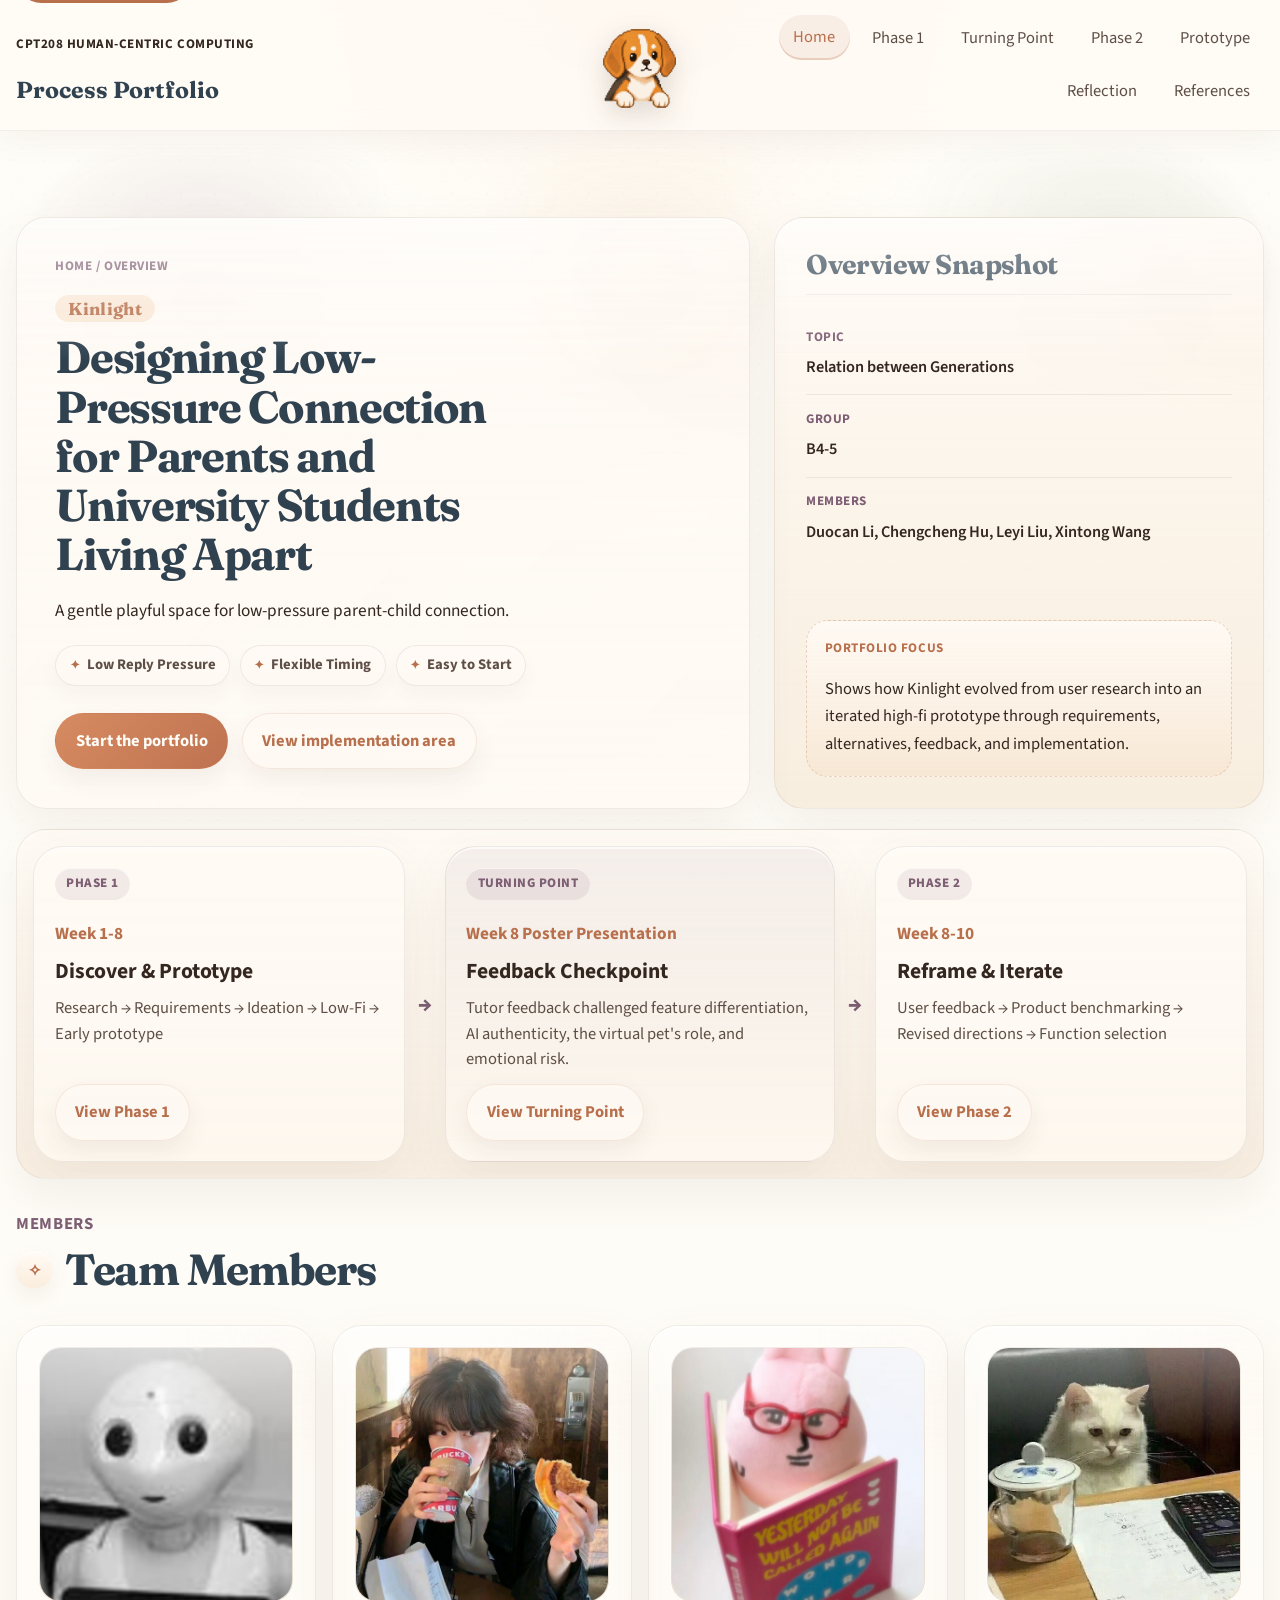
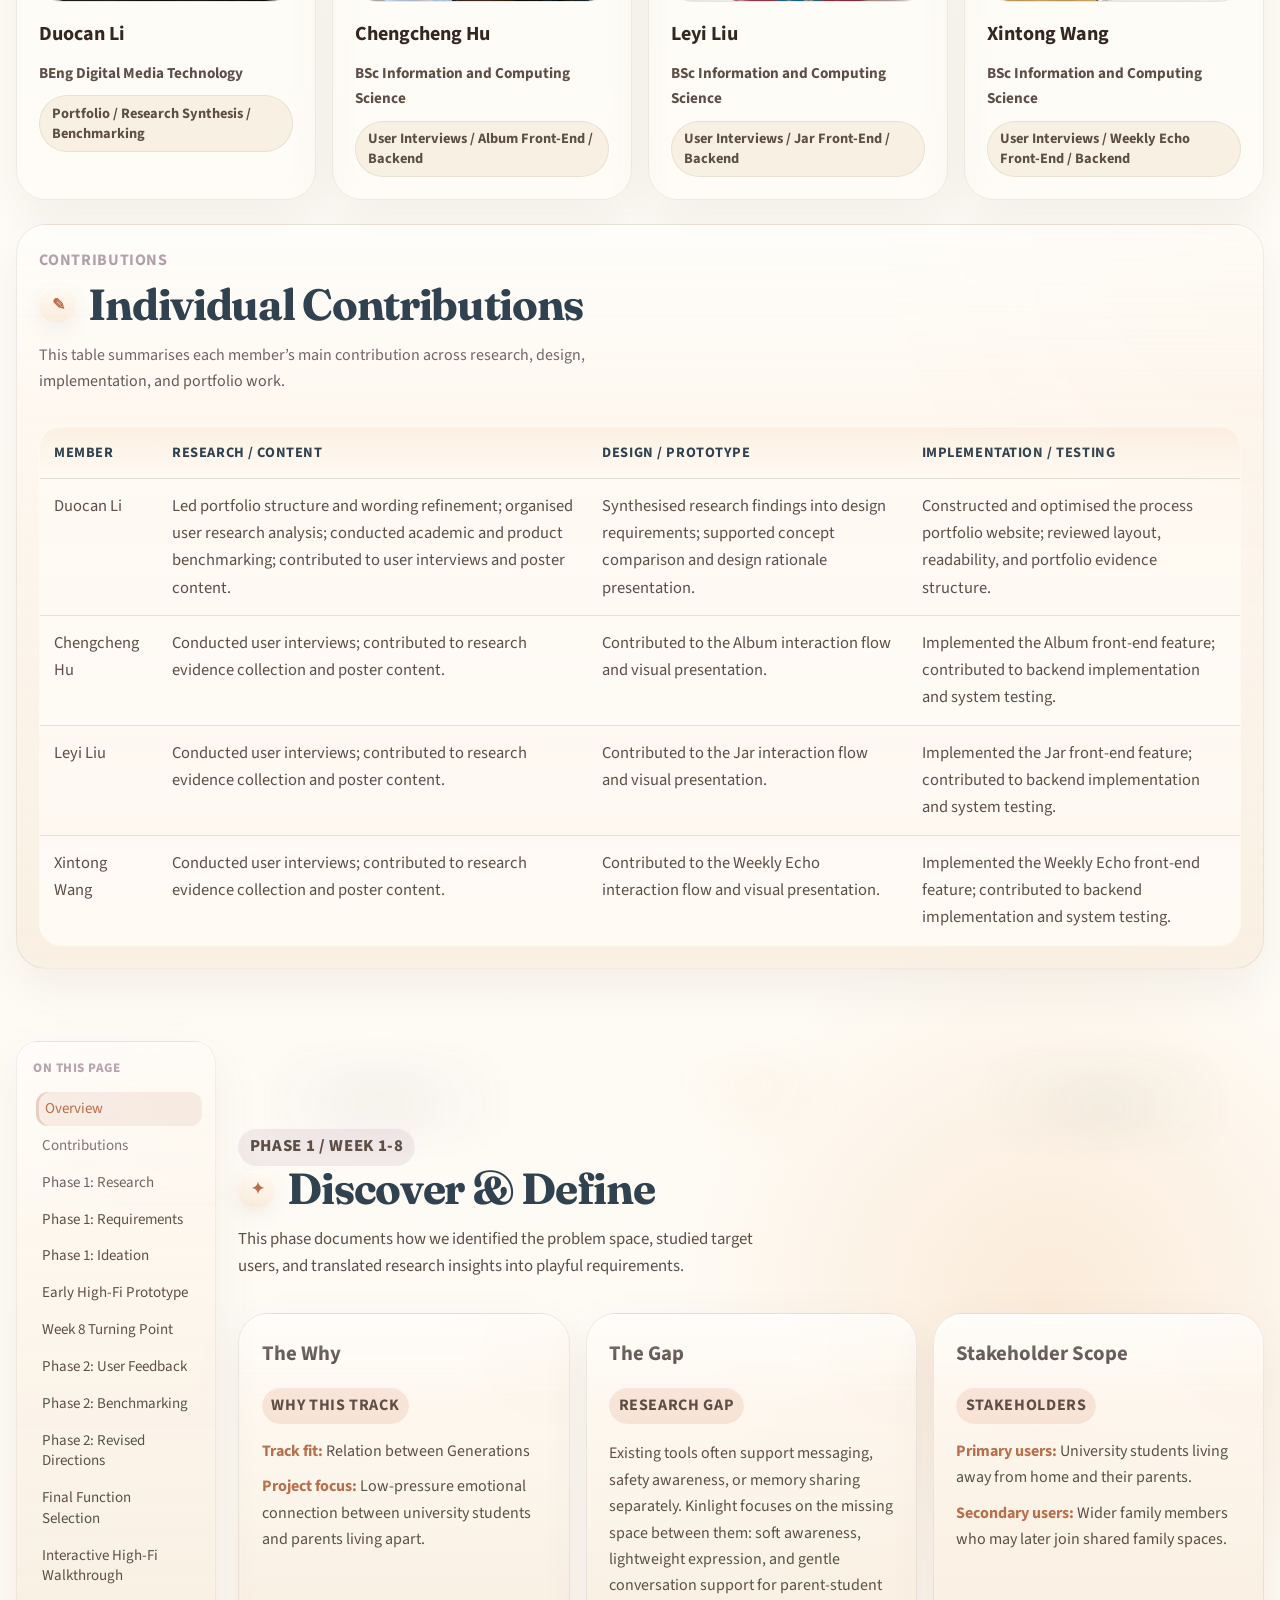
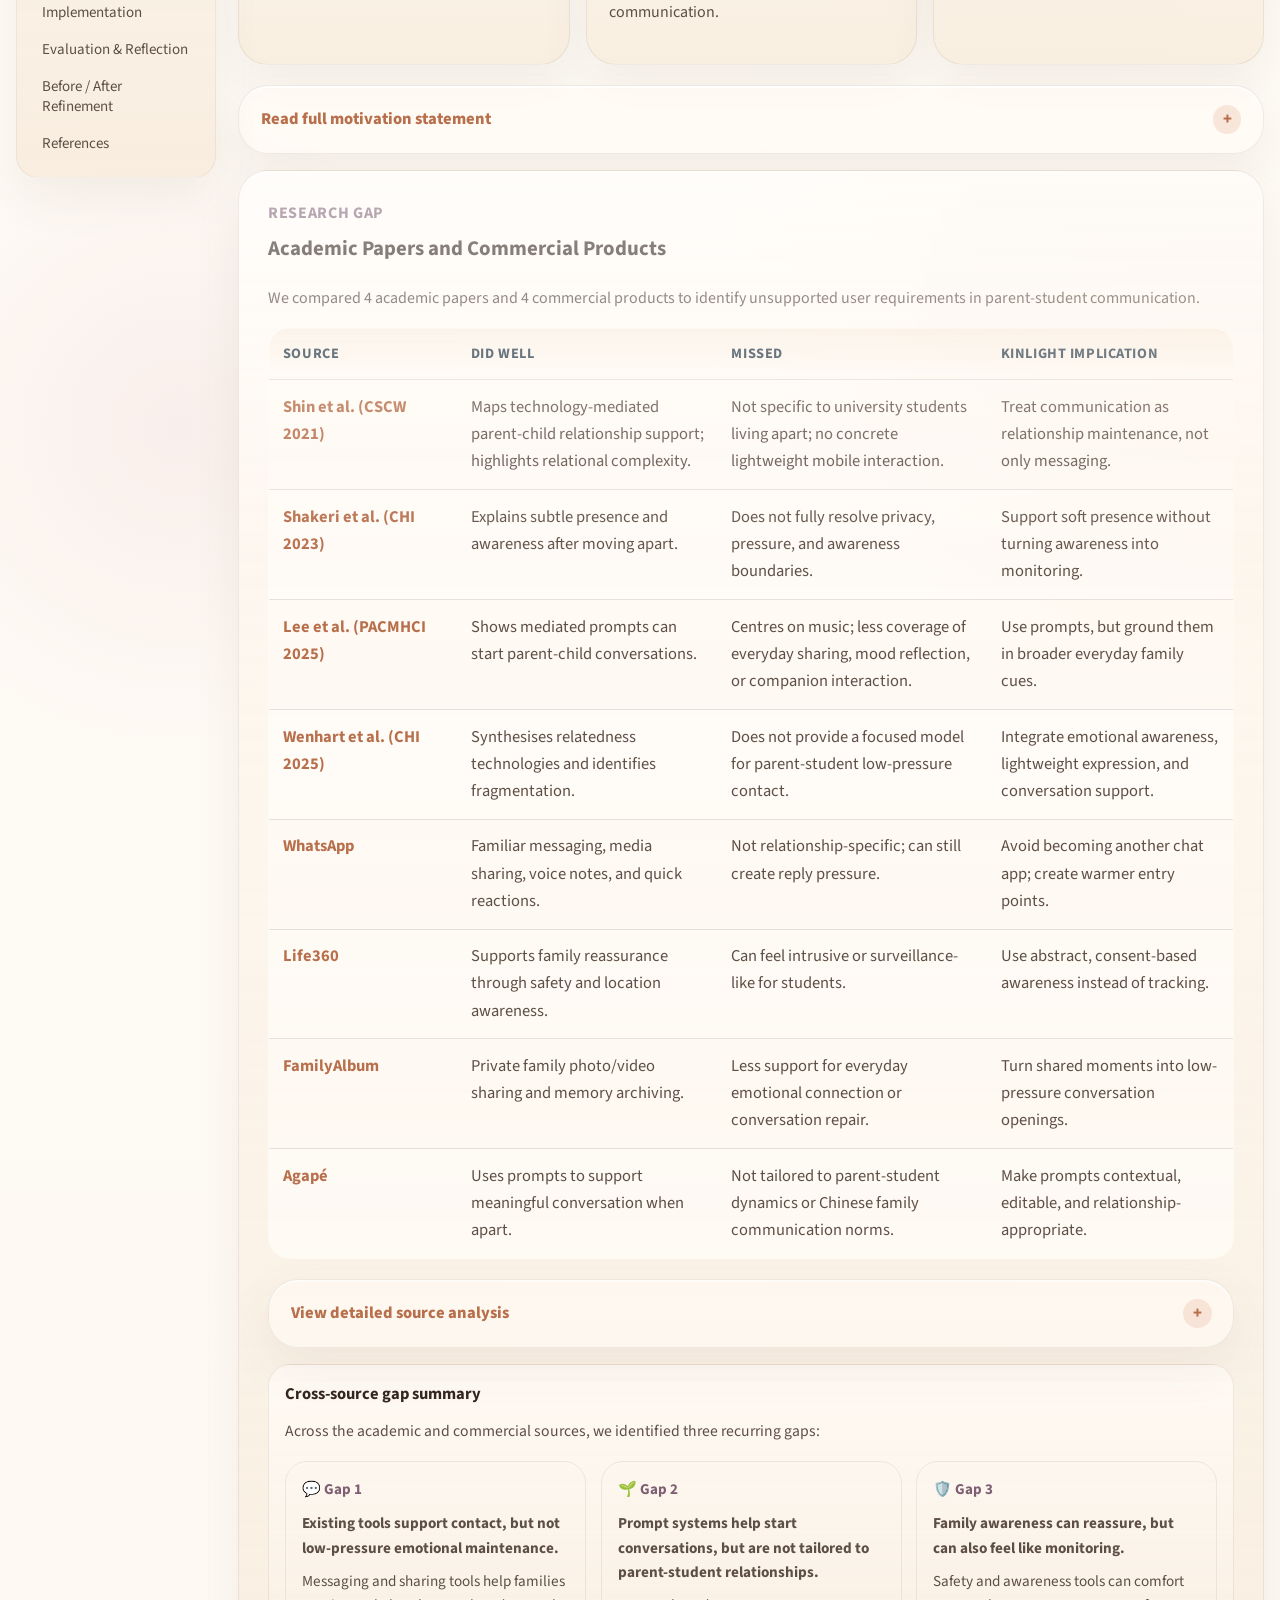
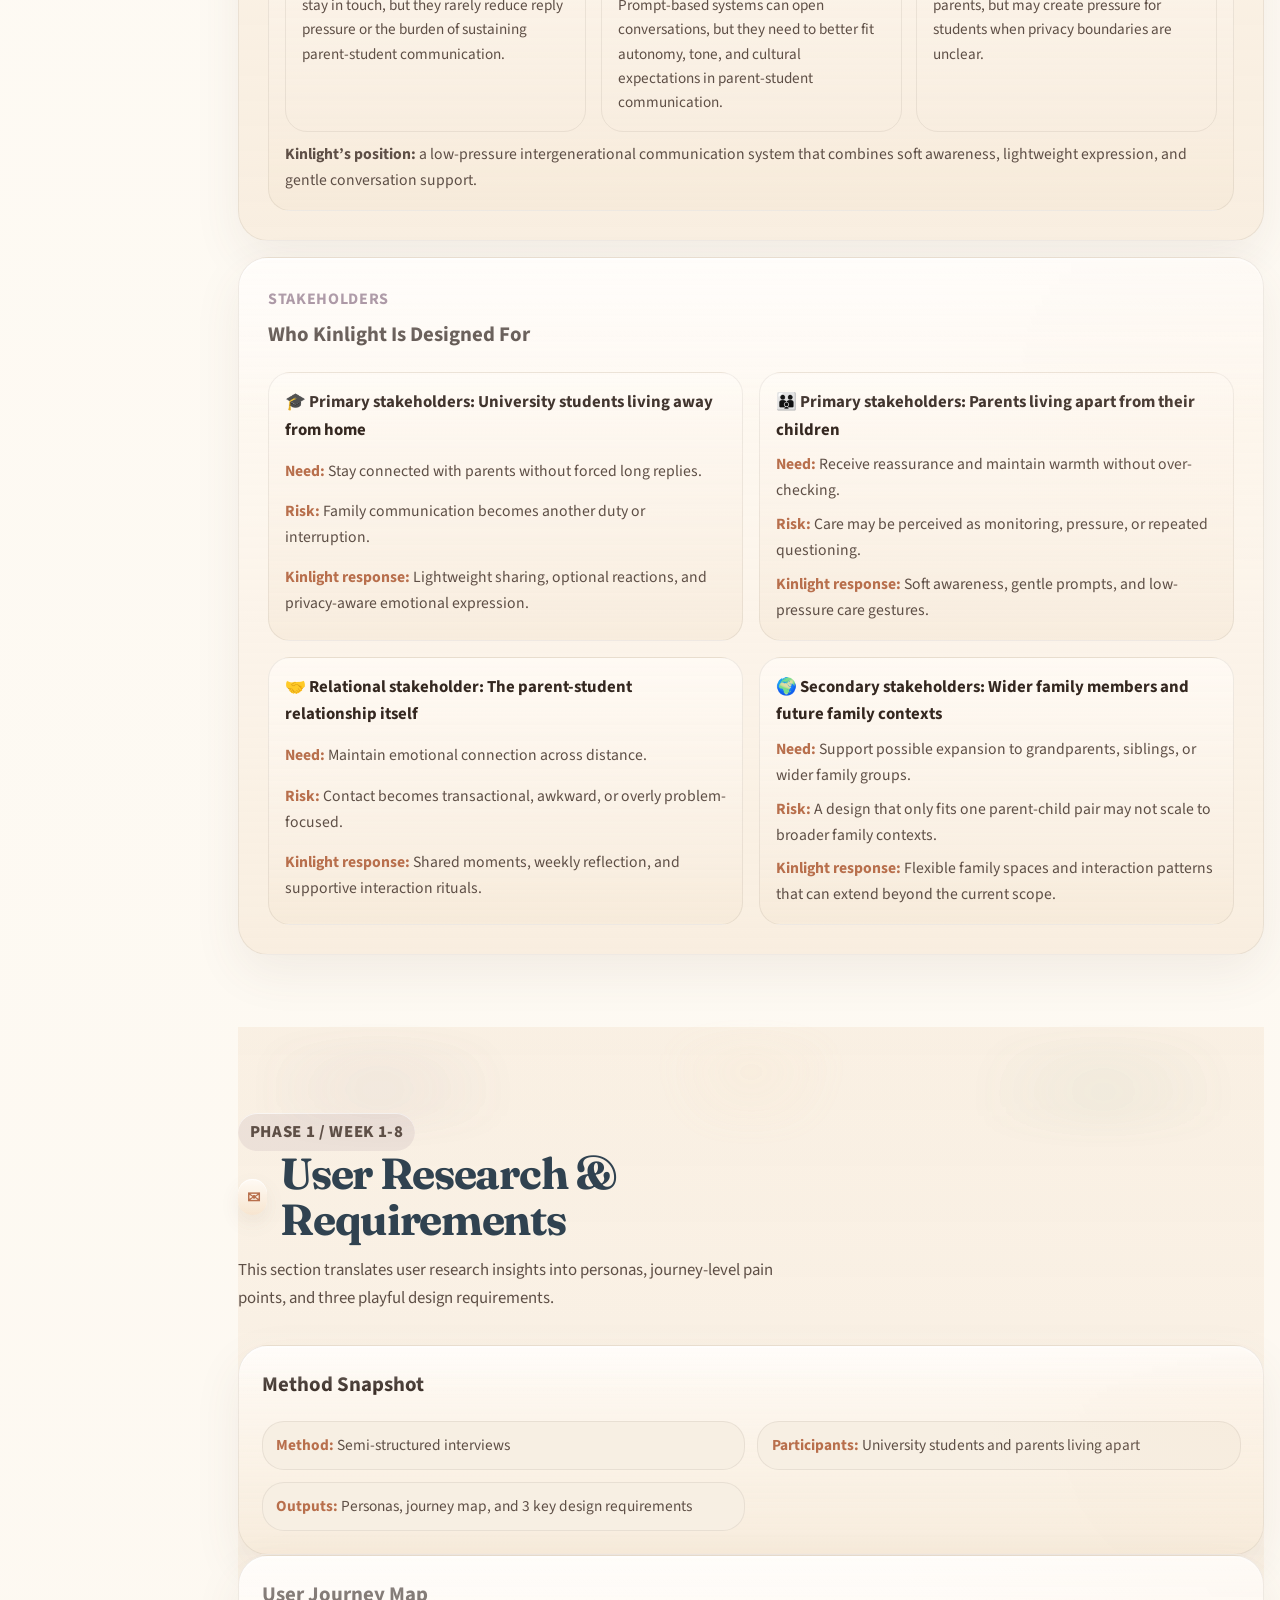
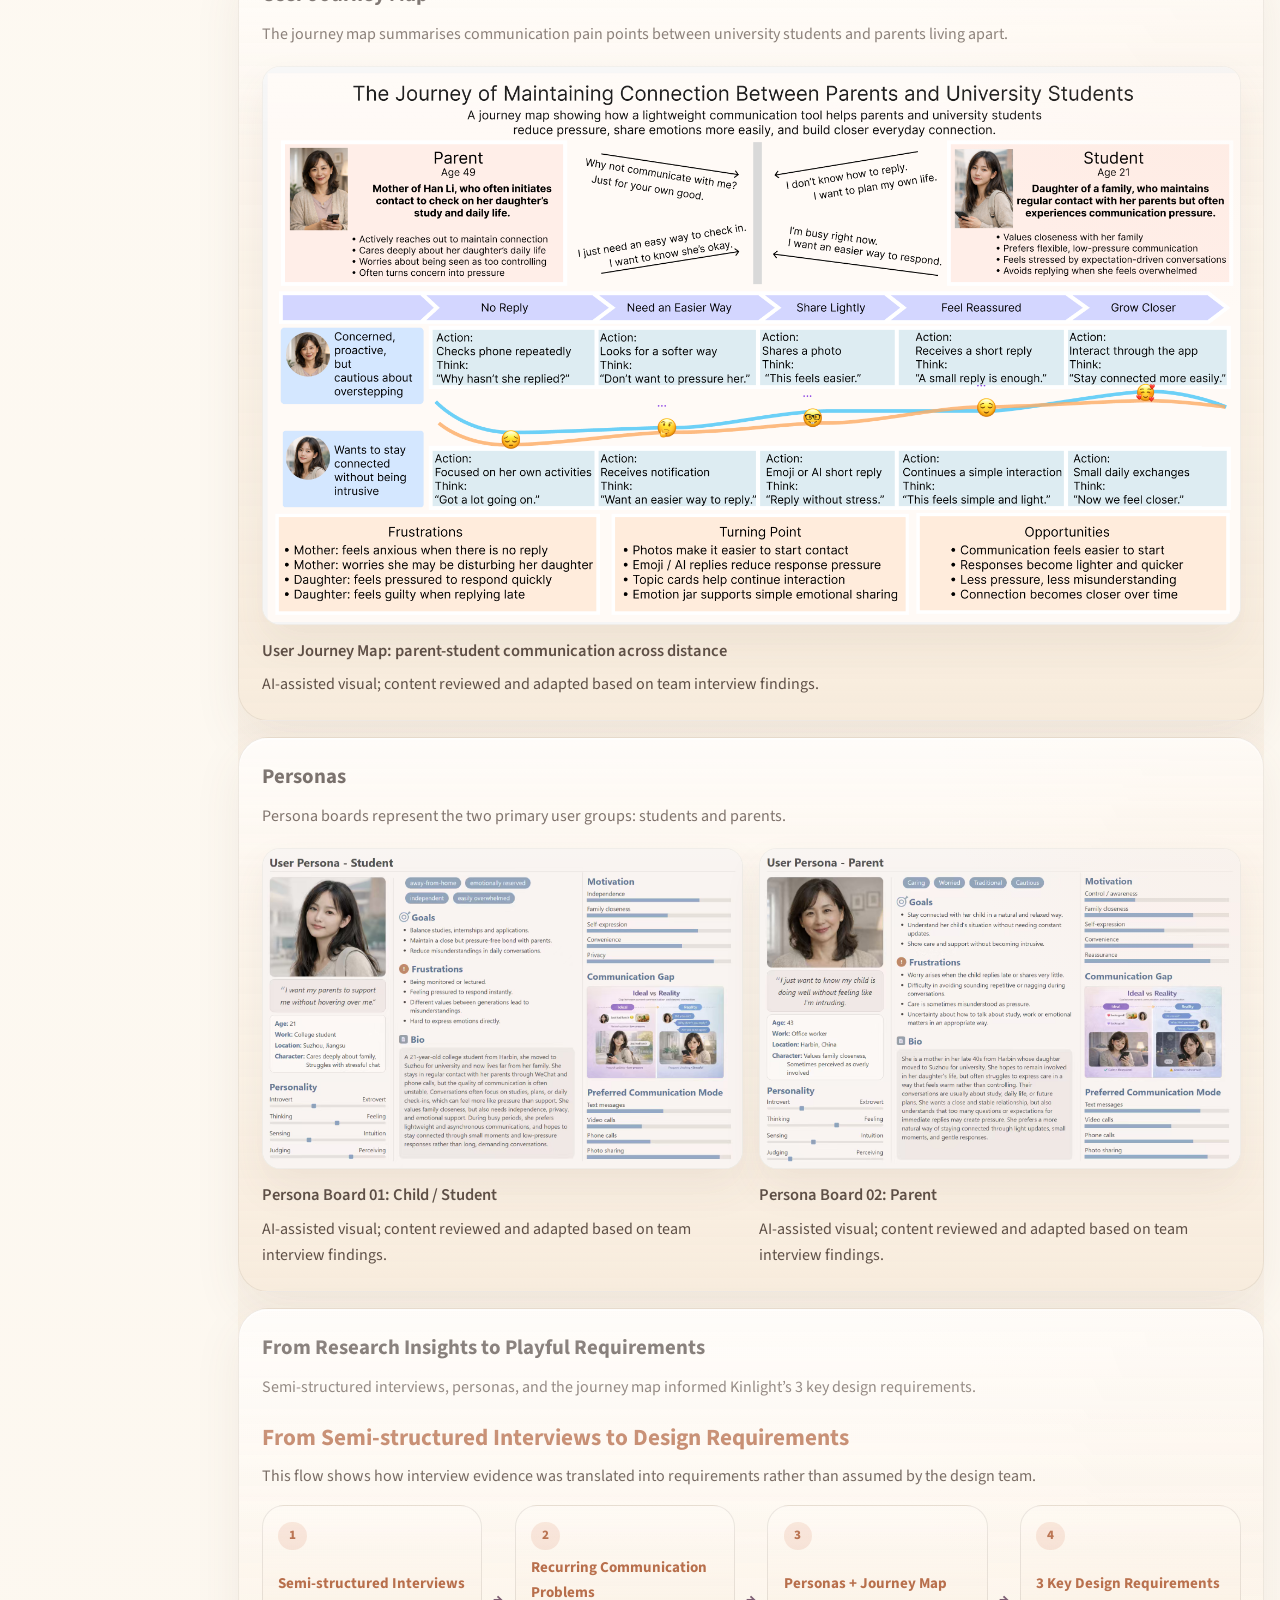
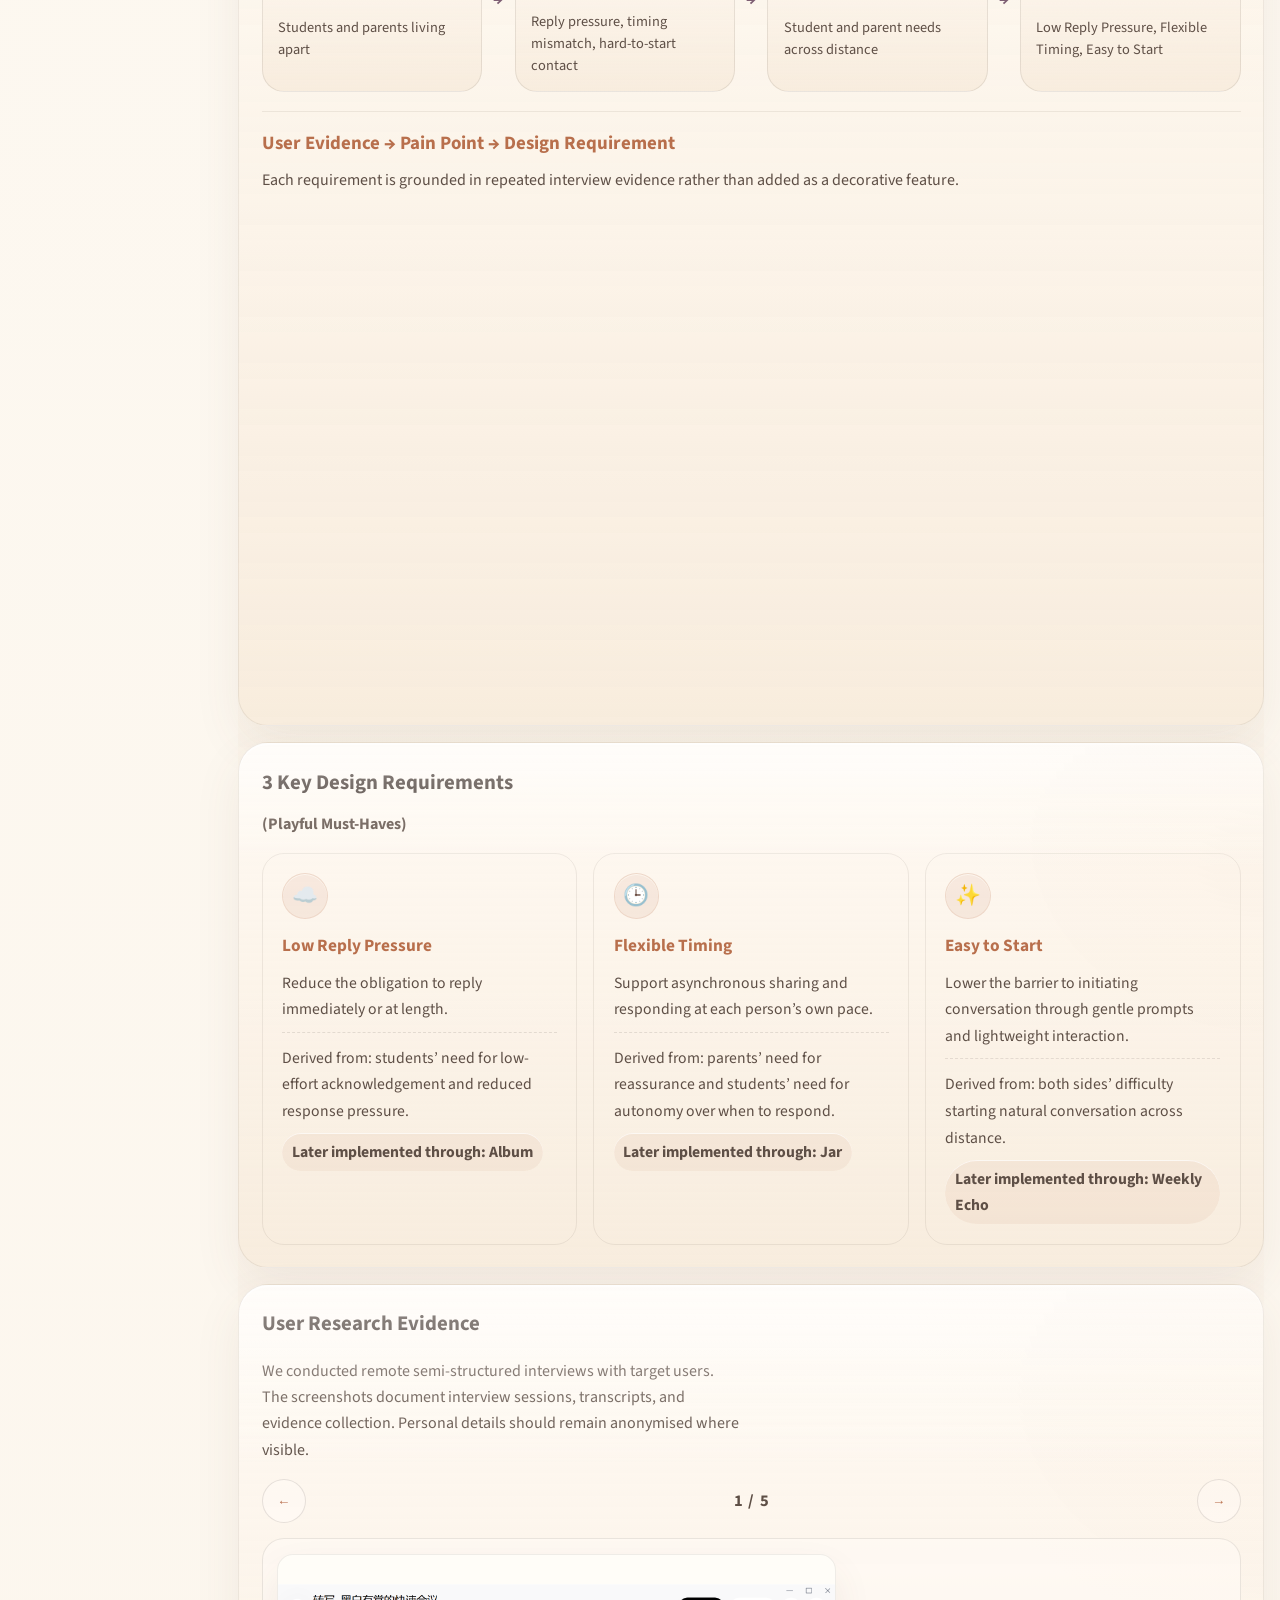
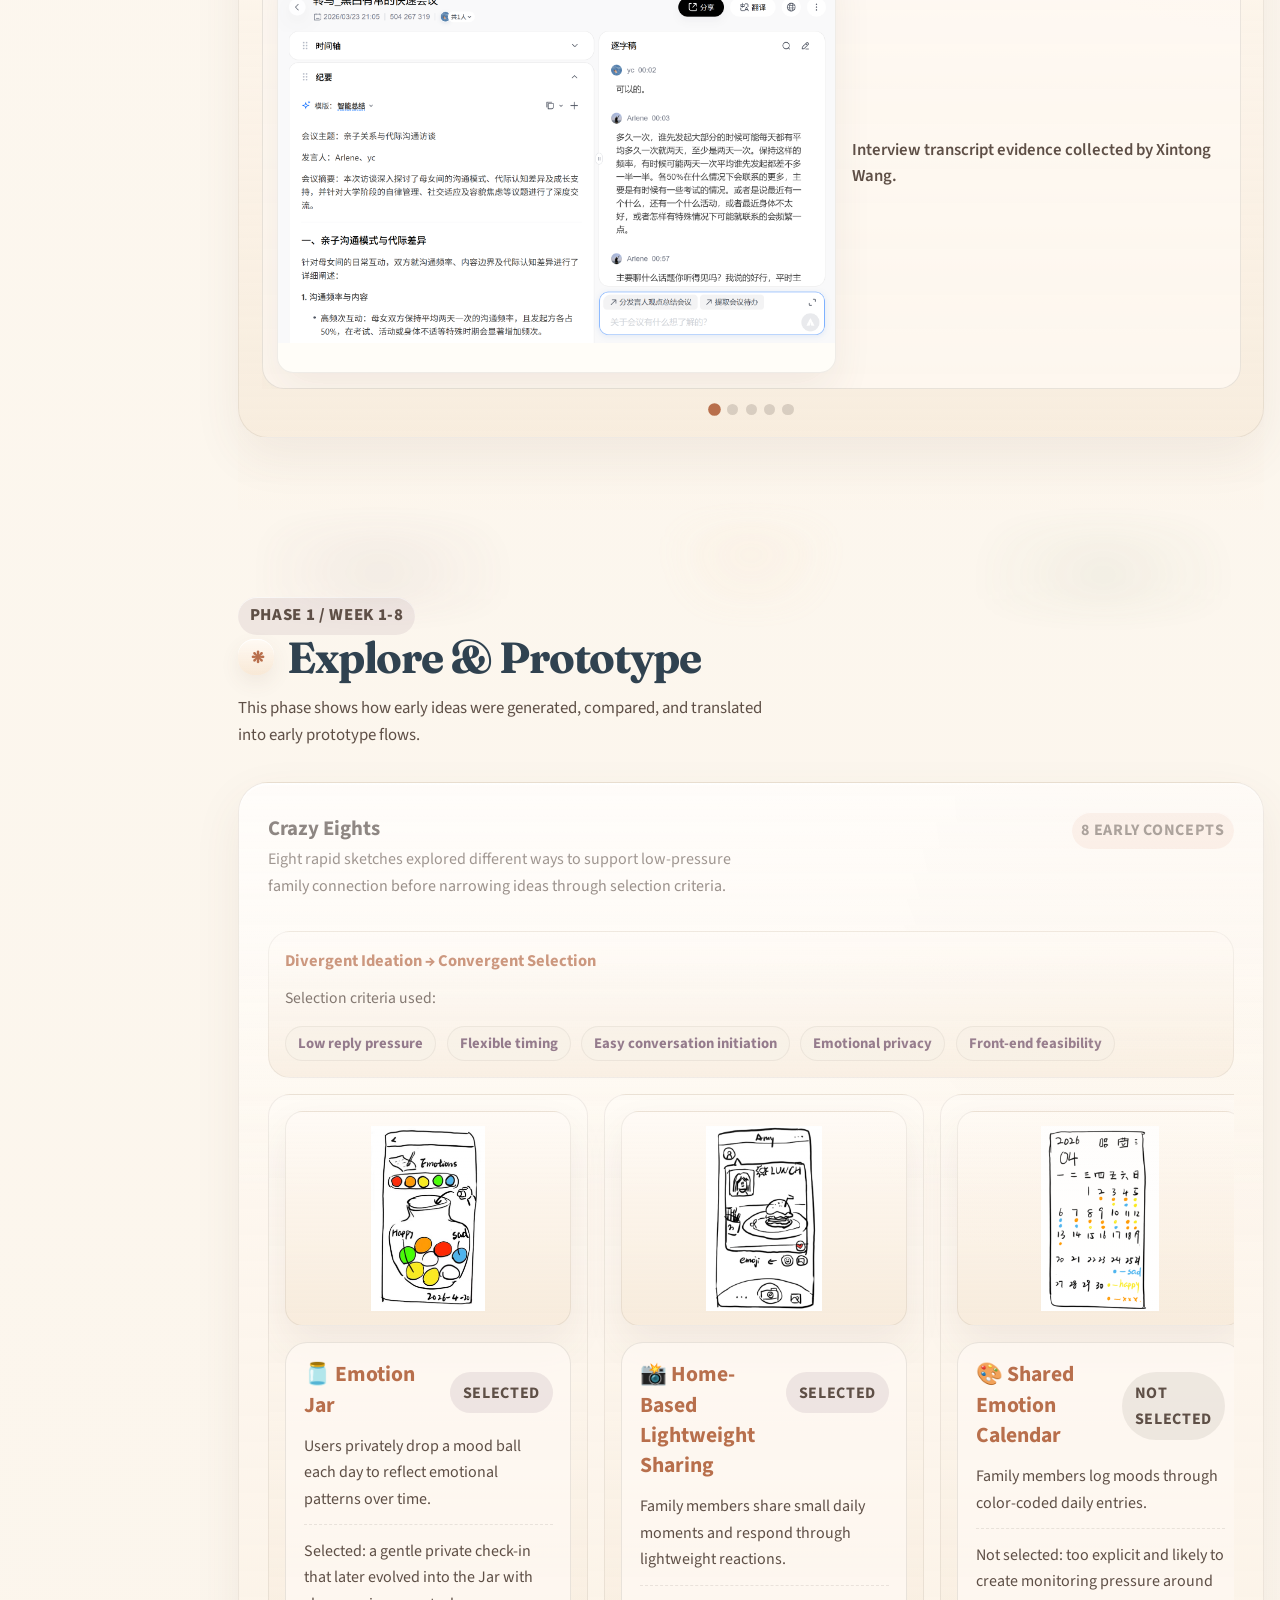
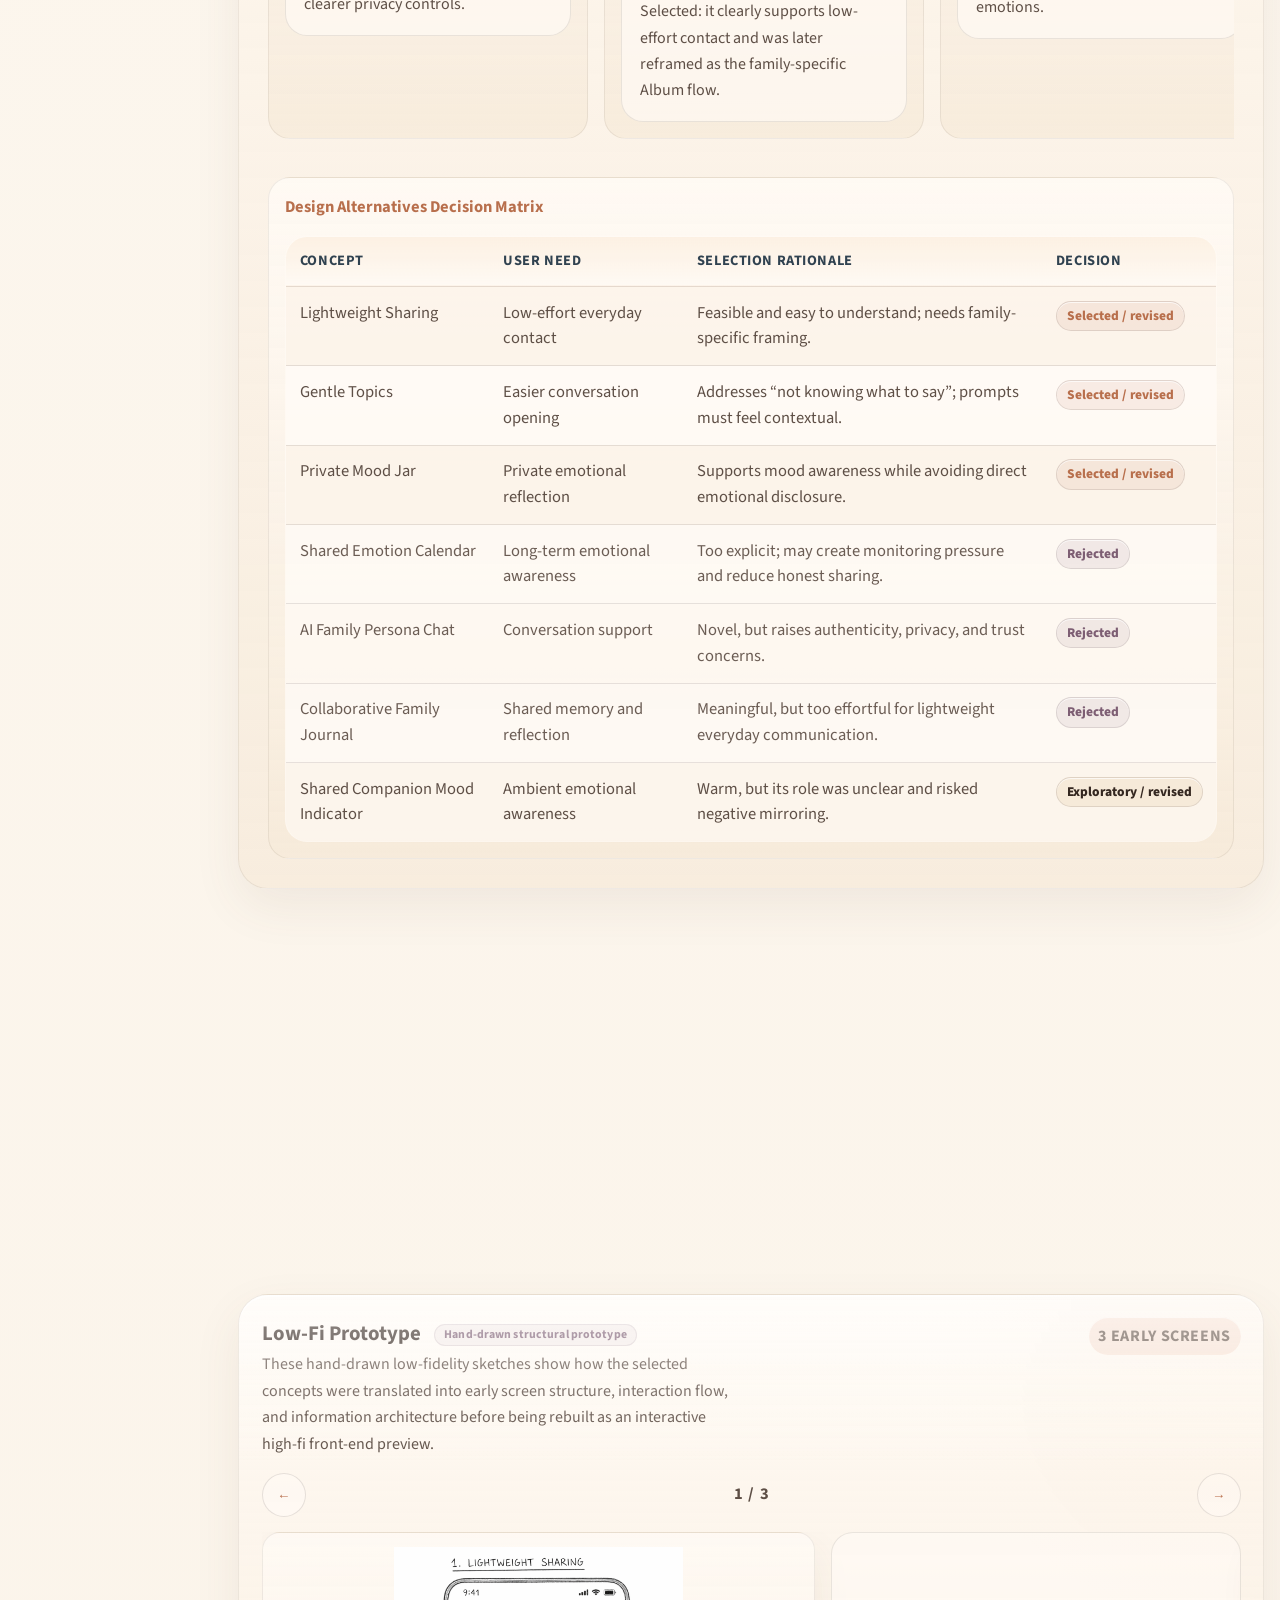
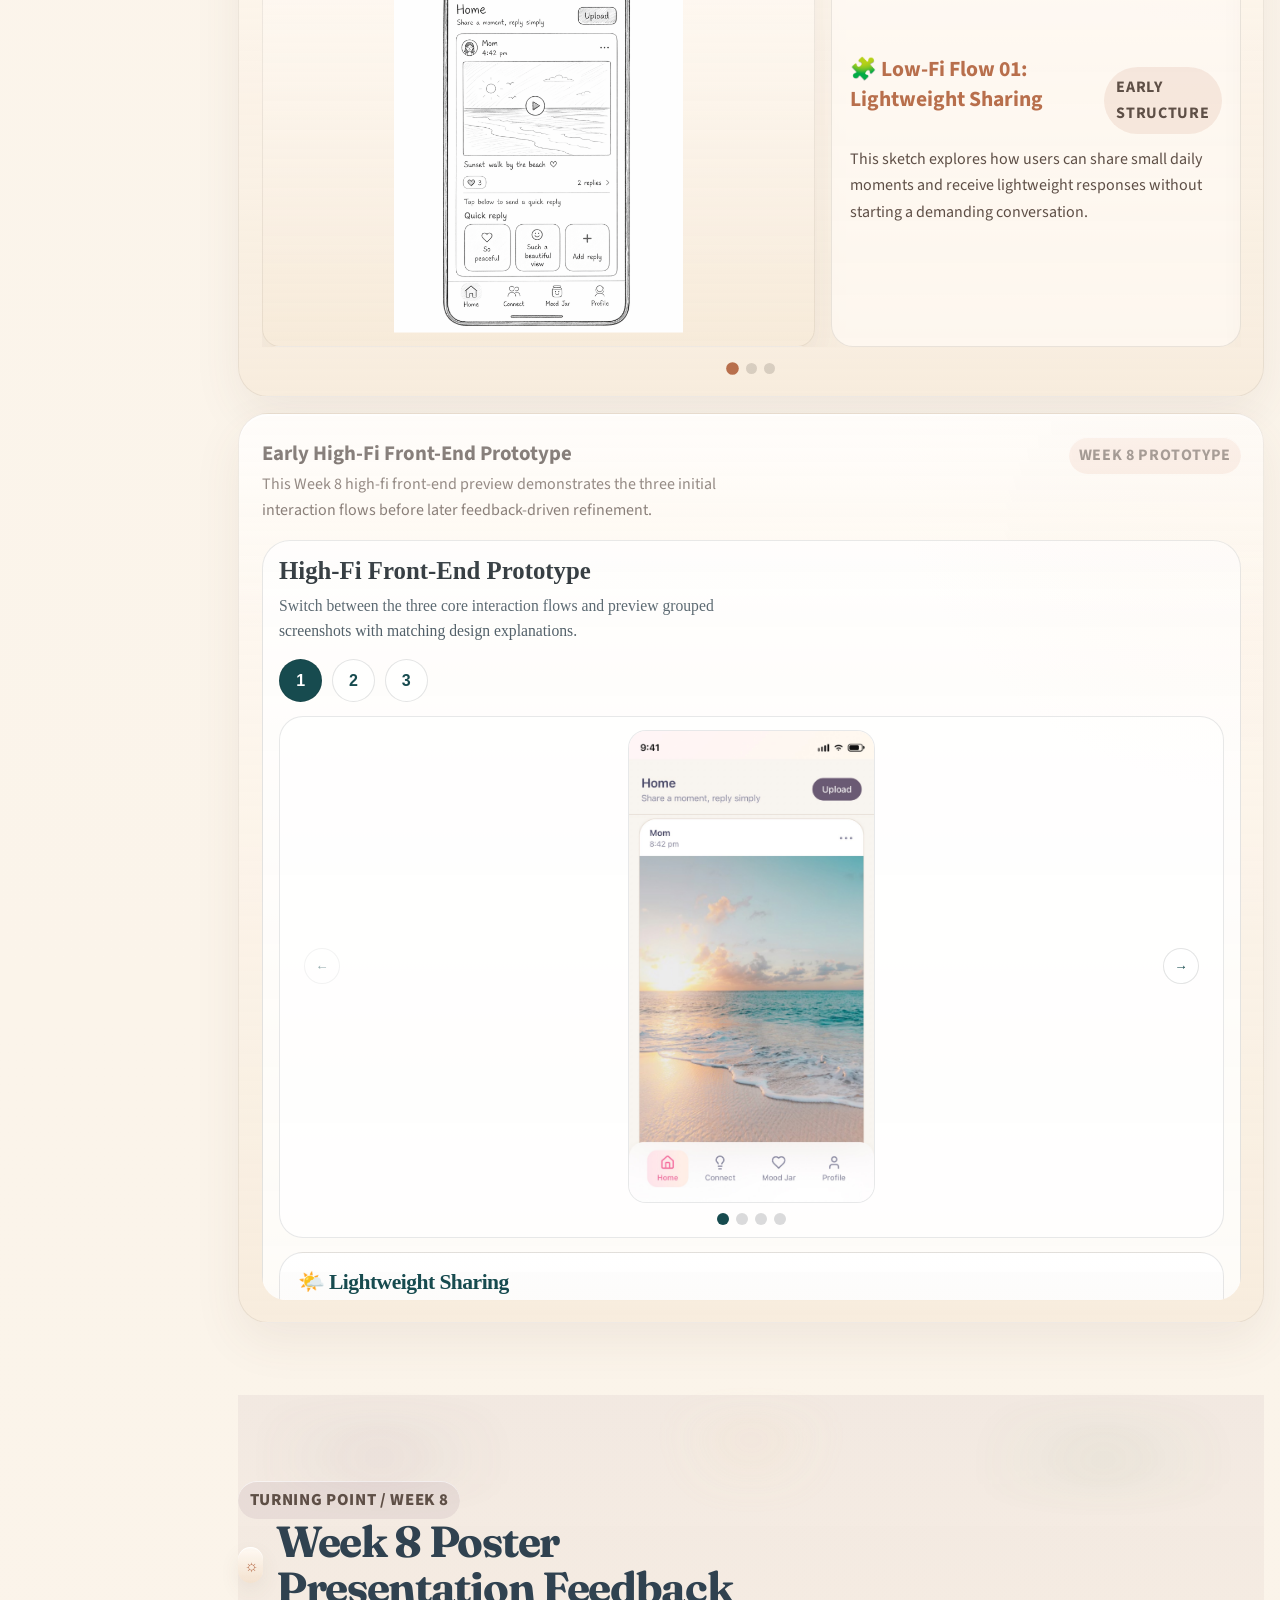
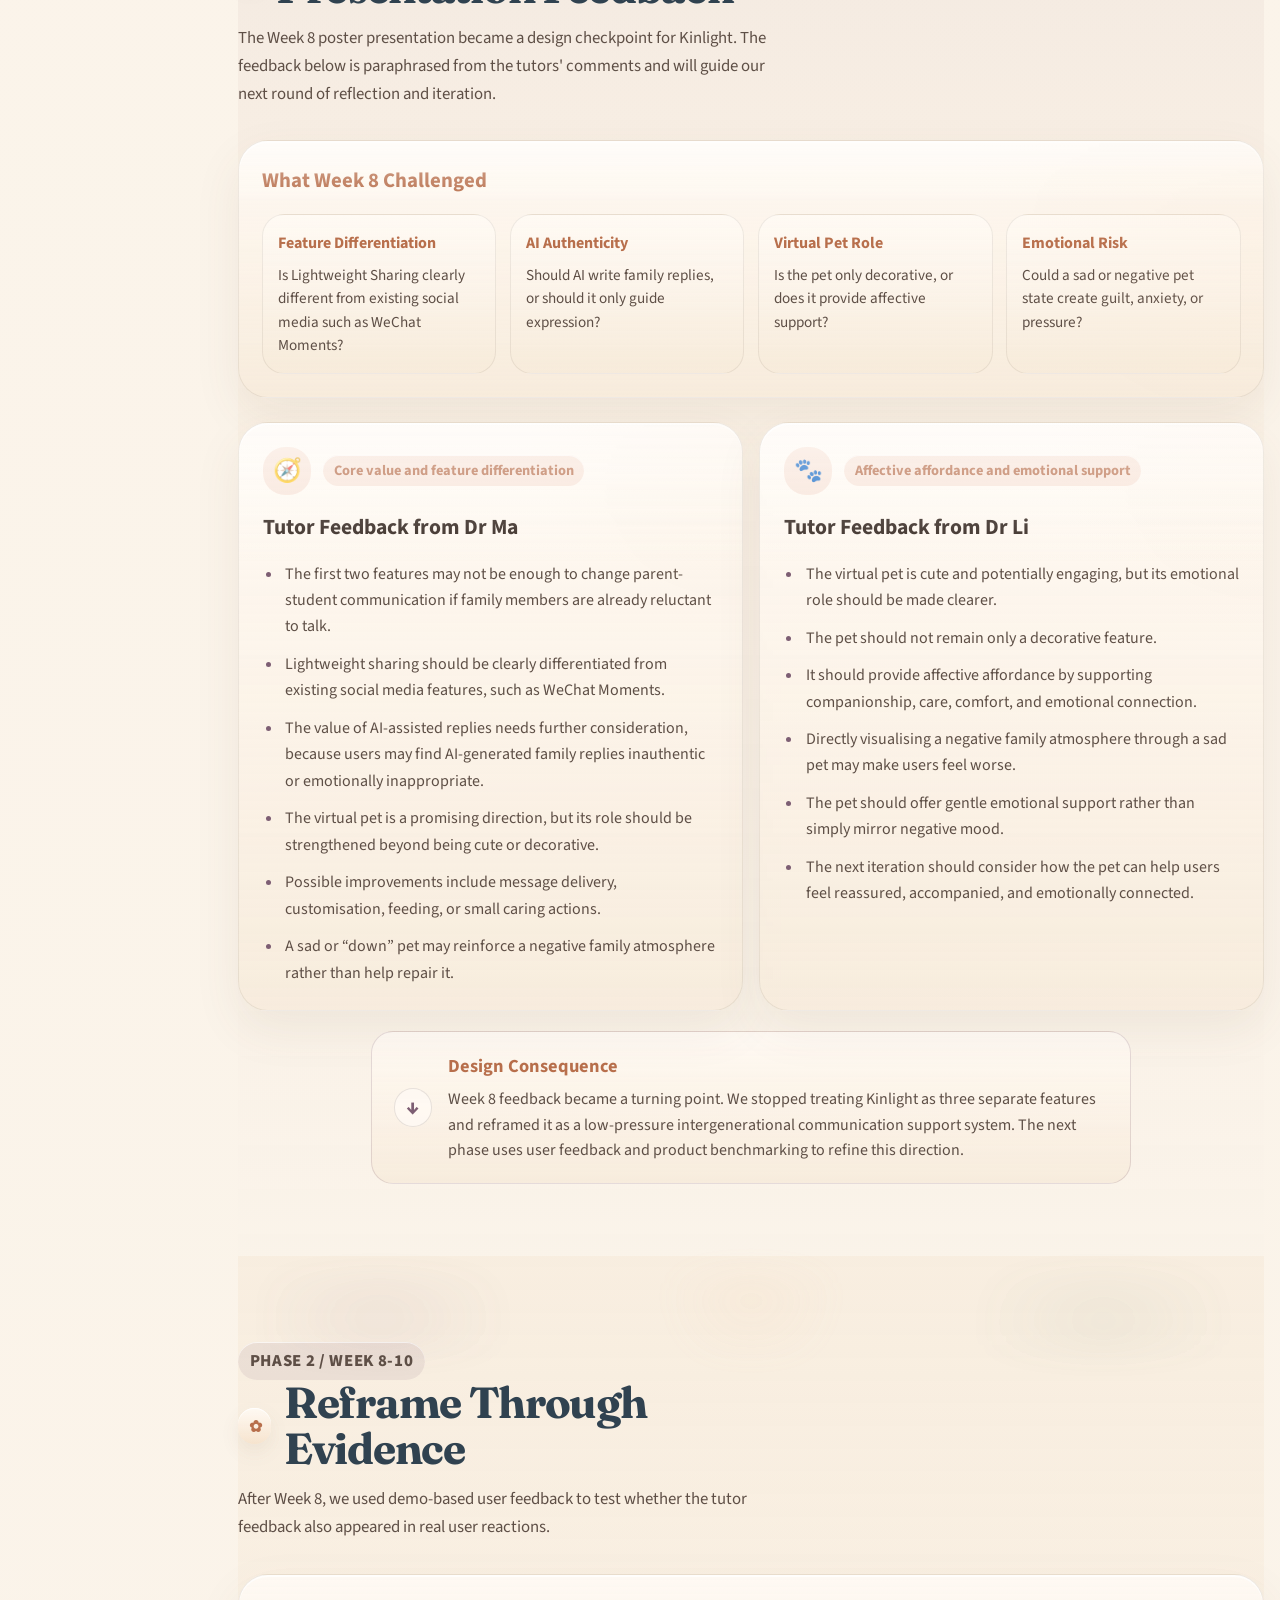
<file: index.html>
<!DOCTYPE html>
<html lang="en">
<head>
  <meta charset="UTF-8">
  <meta name="viewport" content="width=device-width, initial-scale=1.0">
  <meta
    name="description"
    content="CPT208 process portfolio website for Group B4-5, documenting the iterative design and development process for Kinlight."
  >
  <title>Kinlight | CPT208 Process Portfolio</title>
  <link rel="preconnect" href="https://fonts.googleapis.com">
  <link rel="preconnect" href="https://fonts.gstatic.com" crossorigin>
  <link
    href="https://fonts.googleapis.com/css2?family=Fraunces:opsz,wght@9..144,600;9..144,700&amp;family=Source+Sans+3:wght@400;500;600;700&amp;display=swap"
    rel="stylesheet"
  >
  <link rel="stylesheet" href="styles.css">
  <link rel="stylesheet" href="highfi-walkthrough.css">
</head>
<body>
  <a class="skip-link" href="#main-content">Skip to main content</a>
  <div class="scroll-progress" aria-hidden="true"></div>

  <header class="site-header" id="top">
    <div class="container header-inner">
      <div class="brand-block">
        <p class="eyebrow">CPT208 Human-Centric Computing</p>
        <a class="site-title" href="#home">Process Portfolio</a>
      </div>
      <div class="corner-pet-companion" data-pet-companion aria-hidden="true">
        <img class="corner-pet-image" data-pet-image src="figure/dog1.png" alt="">
      </div>
      <nav class="site-nav" aria-label="Section navigation">
        <a href="#home">Home</a>
        <a href="#phase-1-discover">Phase 1</a>
        <a href="#feedback">Turning Point</a>
        <a href="#round1-feedback">Phase 2</a>
        <a href="#early-highfi-prototype">Prototype</a>
        <a href="#evaluation">Reflection</a>
        <a href="#references">References</a>
      </nav>
    </div>
  </header>

  <main id="main-content">
    <section class="hero-section" id="home">
      <div class="container hero-grid">
        <div class="hero-copy">
          <p class="hero-kicker">Home / Overview</p>
          <h1>
            <span class="title-label">Kinlight</span>
            <span class="title-main">Designing Low-Pressure Connection for Parents and University Students Living Apart</span>
          </h1>
          <p class="hero-summary">A gentle playful space for low-pressure parent-child connection.</p>
          <div class="hero-glance-list" aria-label="Kinlight themes">
            <span>Low Reply Pressure</span>
            <span>Flexible Timing</span>
            <span>Easy to Start</span>
          </div>
          <div class="hero-actions" aria-label="Quick links">
            <a class="button primary" href="#phase-1-discover">Start the portfolio</a>
            <a class="button secondary" href="#technical">View implementation area</a>
          </div>
        </div>

        <aside class="hero-panel" aria-labelledby="project-overview-heading">
          <h2 id="project-overview-heading">Overview Snapshot</h2>
          <dl class="meta-list">
            <div>
              <dt>Topic</dt>
              <dd>Relation between Generations</dd>
            </div>
            <div>
              <dt>Group</dt>
              <dd>B4-5</dd>
            </div>
            <div>
              <dt>Members</dt>
              <dd>Duocan Li, Chengcheng Hu, Leyi Liu, Xintong Wang</dd>
            </div>
          </dl>

          <div class="notice-card">
            <p class="notice-title">Portfolio focus</p>
            <p>Shows how Kinlight evolved from user research into an iterated high-fi prototype through requirements, alternatives, feedback, and implementation.</p>
          </div>
        </aside>
      </div>

      <div class="container evolution-map overview-evolution-map" aria-label="Project evolution map">
        <article class="evolution-card">
          <p class="phase-label">Phase 1</p>
          <h2>Week 1-8</h2>
          <h3>Discover &amp; Prototype</h3>
          <p>Research → Requirements → Ideation → Low-Fi → Early prototype</p>
          <a class="button secondary" href="#phase-1-discover">View Phase 1</a>
        </article>
        <span class="evolution-arrow" aria-hidden="true">→</span>
        <article class="evolution-card turning-card">
          <p class="phase-label">Turning Point</p>
          <h2>Week 8 Poster Presentation</h2>
          <h3>Feedback Checkpoint</h3>
          <p>Tutor feedback challenged feature differentiation, AI authenticity, the virtual pet's role, and emotional risk.</p>
          <a class="button secondary" href="#feedback">View Turning Point</a>
        </article>
        <span class="evolution-arrow" aria-hidden="true">→</span>
        <article class="evolution-card">
          <p class="phase-label">Phase 2</p>
          <h2>Week 8-10</h2>
          <h3>Reframe &amp; Iterate</h3>
          <p>User feedback → Product benchmarking → Revised directions → Function selection</p>
          <a class="button secondary" href="#round1-feedback">View Phase 2</a>
        </article>
      </div>

      <div class="container subsection-block">
        <div class="section-heading compact-heading">
          <p class="eyebrow">Members</p>
          <h2>Team Members</h2>
        </div>

        <div class="member-grid">
          <article class="member-card">
            <figure class="member-photo-frame">
              <img
                class="member-photo"
                src="figure/Duocan_Li.png"
                alt="Portrait of Duocan Li"
              >
            </figure>
            <h3>Duocan Li</h3>
            <p class="member-degree">BEng Digital Media Technology</p>
            <p class="member-role-summary">Portfolio / Research Synthesis / Benchmarking</p>
          </article>
          <article class="member-card">
            <figure class="member-photo-frame">
              <img
                class="member-photo"
                src="figure/Chengcheng_Hu.jpg"
                alt="Portrait of Chengcheng Hu"
              >
            </figure>
            <h3>Chengcheng Hu</h3>
            <p class="member-degree">BSc Information and Computing Science</p>
            <p class="member-role-summary">User Interviews / Album Front-End / Backend</p>
          </article>
          <article class="member-card">
            <figure class="member-photo-frame">
              <img
                class="member-photo"
                src="figure/Leyi_Liu.jpg"
                alt="Portrait of Leyi Liu"
              >
            </figure>
            <h3>Leyi Liu</h3>
            <p class="member-degree">BSc Information and Computing Science</p>
            <p class="member-role-summary">User Interviews / Jar Front-End / Backend</p>
          </article>
          <article class="member-card">
            <figure class="member-photo-frame">
              <img
                class="member-photo"
                src="figure/Xintong_Wang.jpg"
                alt="Portrait of Xintong Wang"
              >
            </figure>
            <h3>Xintong Wang</h3>
            <p class="member-degree">BSc Information and Computing Science</p>
            <p class="member-role-summary">User Interviews / Weekly Echo Front-End / Backend</p>
          </article>
        </div>

        <div class="team-contributions-block content-card" id="team-contributions">
          <div class="section-heading compact-heading">
            <p class="eyebrow">Contributions</p>
            <h2>Individual Contributions</h2>
            <p>This table summarises each member’s main contribution across research, design, implementation, and portfolio work.</p>
          </div>
          <div class="contribution-table-wrap">
            <table class="contribution-table">
              <thead>
                <tr>
                  <th>Member</th>
                  <th>Research / Content</th>
                  <th>Design / Prototype</th>
                  <th>Implementation / Testing</th>
                </tr>
              </thead>
              <tbody>
                <tr>
                  <td>Duocan Li</td>
                  <td>Led portfolio structure and wording refinement; organised user research analysis; conducted academic and product benchmarking; contributed to user interviews and poster content.</td>
                  <td>Synthesised research findings into design requirements; supported concept comparison and design rationale presentation.</td>
                  <td>Constructed and optimised the process portfolio website; reviewed layout, readability, and portfolio evidence structure.</td>
                </tr>
                <tr>
                  <td>Chengcheng Hu</td>
                  <td>Conducted user interviews; contributed to research evidence collection and poster content.</td>
                  <td>Contributed to the Album interaction flow and visual presentation.</td>
                  <td>Implemented the Album front-end feature; contributed to backend implementation and system testing.</td>
                </tr>
                <tr>
                  <td>Leyi Liu</td>
                  <td>Conducted user interviews; contributed to research evidence collection and poster content.</td>
                  <td>Contributed to the Jar interaction flow and visual presentation.</td>
                  <td>Implemented the Jar front-end feature; contributed to backend implementation and system testing.</td>
                </tr>
                <tr>
                  <td>Xintong Wang</td>
                  <td>Conducted user interviews; contributed to research evidence collection and poster content.</td>
                  <td>Contributed to the Weekly Echo interaction flow and visual presentation.</td>
                  <td>Implemented the Weekly Echo front-end feature; contributed to backend implementation and system testing.</td>
                </tr>
              </tbody>
            </table>
          </div>
        </div>
      </div>
    </section>

    <div class="portfolio-shell container">
      <aside class="side-nav" aria-label="On this page">
        <nav class="side-nav-card">
          <p>On this page</p>
          <a href="#home">Overview</a>
          <a href="#team-contributions">Contributions</a>
          <a href="#phase-1-discover">Phase 1: Research</a>
          <a href="#requirements">Phase 1: Requirements</a>
          <a href="#ideation">Phase 1: Ideation</a>
          <a href="#early-highfi-prototype">Early High-Fi Prototype</a>
          <a href="#feedback">Week 8 Turning Point</a>
          <a href="#round1-feedback">Phase 2: User Feedback</a>
          <a href="#product-benchmarking">Phase 2: Benchmarking</a>
          <a href="#revised-directions">Phase 2: Revised Directions</a>
          <a href="#final-function-selection">Final Function Selection</a>
          <a href="#interactive-highfi-walkthrough">Interactive High-Fi Walkthrough</a>
          <a href="#technical">Implementation</a>
          <a href="#evaluation">Evaluation &amp; Reflection</a>
          <a href="#before-after-refinement">Before / After Refinement</a>
          <a href="#references">References</a>
        </nav>
      </aside>

      <div class="portfolio-main">
    <section class="content-section" id="phase-1-discover">
      <div class="container">
        <div class="section-heading">
          <p class="phase-label">Phase 1 / Week 1-8</p>
          <h2>Discover &amp; Define</h2>
          <p>This phase documents how we identified the problem space, studied target users, and translated research insights into playful requirements.</p>
        </div>

        <div class="card-grid three-up">
          <article class="content-card">
            <h3>The Why</h3>
            <p class="status-chip">Why this track</p>
            <div class="compact-summary-list">
              <p><strong>Track fit:</strong> Relation between Generations</p>
              <p><strong>Project focus:</strong> Low-pressure emotional connection between university students and parents living apart.</p>
            </div>
          </article>
          <article class="content-card">
            <h3>The Gap</h3>
            <p class="status-chip">Research gap</p>
            <p>Existing tools often support messaging, safety awareness, or memory sharing separately. Kinlight focuses on the missing space between them: soft awareness, lightweight expression, and gentle conversation support for parent-student communication.</p>
          </article>
          <article class="content-card">
            <h3>Stakeholder Scope</h3>
            <p class="status-chip">Stakeholders</p>
            <div class="compact-summary-list">
              <p><strong>Primary users:</strong> University students living away from home and their parents.</p>
              <p><strong>Secondary users:</strong> Wider family members who may later join shared family spaces.</p>
            </div>
          </article>
        </div>

        <details class="evidence-disclosure">
          <summary>Read full motivation statement</summary>
          <p>Kinlight was developed for the Social Connectivity / Relation between Generations track because parent-student communication often becomes more fragile after young adults move away from home. In this situation, both sides may still want emotional closeness, but everyday contact can become difficult: students may feel pressured by frequent questions or long replies, while parents may worry that asking too much will interrupt or control their child. Existing communication tools support messaging, photo sharing, or family awareness, but they rarely focus on reducing emotional pressure in intergenerational communication. Kinlight therefore explores a playful, low-pressure, and asynchronous mobile experience that helps families maintain connection through lightweight sharing, soft emotional awareness, and easier conversation openings. Instead of making communication faster or more frequent, the project focuses on making contact feel easier to start, safer to control, and warmer to return to.</p>
        </details>

        <div class="content-card wide-card research-gap-card">
          <div class="split-heading">
            <div>
              <p class="eyebrow">Research Gap</p>
              <h3>Academic Papers and Commercial Products</h3>
            </div>
          </div>
          <p>We compared 4 academic papers and 4 commercial products to identify unsupported user requirements in parent-student communication.</p>
          <div class="contribution-table-wrap research-comparison-wrap">
            <table class="contribution-table research-comparison-table">
              <thead>
                <tr>
                  <th>Source</th>
                  <th>Did well</th>
                  <th>Missed</th>
                  <th>Kinlight implication</th>
                </tr>
              </thead>
              <tbody>
                <tr>
                  <td>Shin et al. (CSCW 2021)</td>
                  <td>Maps technology-mediated parent-child relationship support; highlights relational complexity.</td>
                  <td>Not specific to university students living apart; no concrete lightweight mobile interaction.</td>
                  <td>Treat communication as relationship maintenance, not only messaging.</td>
                </tr>
                <tr>
                  <td>Shakeri et al. (CHI 2023)</td>
                  <td>Explains subtle presence and awareness after moving apart.</td>
                  <td>Does not fully resolve privacy, pressure, and awareness boundaries.</td>
                  <td>Support soft presence without turning awareness into monitoring.</td>
                </tr>
                <tr>
                  <td>Lee et al. (PACMHCI 2025)</td>
                  <td>Shows mediated prompts can start parent-child conversations.</td>
                  <td>Centres on music; less coverage of everyday sharing, mood reflection, or companion interaction.</td>
                  <td>Use prompts, but ground them in broader everyday family cues.</td>
                </tr>
                <tr>
                  <td>Wenhart et al. (CHI 2025)</td>
                  <td>Synthesises relatedness technologies and identifies fragmentation.</td>
                  <td>Does not provide a focused model for parent-student low-pressure contact.</td>
                  <td>Integrate emotional awareness, lightweight expression, and conversation support.</td>
                </tr>
                <tr>
                  <td>WhatsApp</td>
                  <td>Familiar messaging, media sharing, voice notes, and quick reactions.</td>
                  <td>Not relationship-specific; can still create reply pressure.</td>
                  <td>Avoid becoming another chat app; create warmer entry points.</td>
                </tr>
                <tr>
                  <td>Life360</td>
                  <td>Supports family reassurance through safety and location awareness.</td>
                  <td>Can feel intrusive or surveillance-like for students.</td>
                  <td>Use abstract, consent-based awareness instead of tracking.</td>
                </tr>
                <tr>
                  <td>FamilyAlbum</td>
                  <td>Private family photo/video sharing and memory archiving.</td>
                  <td>Less support for everyday emotional connection or conversation repair.</td>
                  <td>Turn shared moments into low-pressure conversation openings.</td>
                </tr>
                <tr>
                  <td>Agapé</td>
                  <td>Uses prompts to support meaningful conversation when apart.</td>
                  <td>Not tailored to parent-student dynamics or Chinese family communication norms.</td>
                  <td>Make prompts contextual, editable, and relationship-appropriate.</td>
                </tr>
              </tbody>
            </table>
          </div>

          <details class="evidence-disclosure">
            <summary>View detailed source analysis</summary>
            <div class="research-columns">
              <section class="research-column" aria-labelledby="academic-papers-heading">
                <h4 id="academic-papers-heading">Academic papers</h4>
                <article class="source-card source-analysis-card">
                  <h5>Shin et al. (CSCW 2021), <cite>Designing Technologies to Support Parent-Child Relationships</cite></h5>
                  <div class="source-analysis-block">
                    <h6>What it does well</h6>
                    <ol>
                      <li>Reviews technology-mediated parent-child relationships across multiple contexts.</li>
                      <li>Highlights emotional complexity and mismatched expectations in parent-child communication.</li>
                      <li>Shows that relatedness technologies need to consider both relationship maintenance and everyday communication practices.</li>
                    </ol>
                  </div>
                  <div class="source-analysis-block">
                    <h6>What it misses</h6>
                    <ol>
                      <li>Does not focus specifically on university students and parents living apart.</li>
                      <li>Does not propose a concrete lightweight mobile interaction for everyday use.</li>
                      <li>Does not directly address how playful interaction can reduce communication pressure.</li>
                    </ol>
                  </div>
                  <div class="source-analysis-block">
                    <h6>Design implication for Kinlight</h6>
                    <p>Kinlight should treat parent-student communication as a relationship-maintenance problem, not just a messaging problem.</p>
                  </div>
                </article>
                <article class="source-card source-analysis-card">
                  <h5>Shakeri et al. (CHI 2023), <cite>Sensing Their Presence: How Emerging Adults and Their Parents Connect After Moving Apart</cite></h5>
                  <div class="source-analysis-block">
                    <h6>What it does well</h6>
                    <ol>
                      <li>Explains how emerging adults and parents maintain connection after moving apart.</li>
                      <li>Highlights subtle awareness and presence as important relationship mechanisms.</li>
                      <li>Shows that parent-child connection does not always require direct conversation.</li>
                    </ol>
                  </div>
                  <div class="source-analysis-block">
                    <h6>What it misses</h6>
                    <ol>
                      <li>Does not propose a concrete mobile interaction system for everyday use.</li>
                      <li>Does not focus specifically on playful communication features.</li>
                      <li>Does not fully resolve how to balance awareness with privacy and pressure.</li>
                    </ol>
                  </div>
                  <div class="source-analysis-block">
                    <h6>Design implication for Kinlight</h6>
                    <p>Kinlight should support soft awareness and low-pressure presence, rather than only direct messaging.</p>
                  </div>
                </article>
                <article class="source-card source-analysis-card">
                  <h5>Lee et al. (PACMHCI 2025), <cite>DJ-Fam: Using Favorite Songs as a Catalyst for Fostering Communication between Parents and Young Adult Children Living Apart</cite></h5>
                  <div class="source-analysis-block">
                    <h6>What it does well</h6>
                    <ol>
                      <li>Demonstrates that mediated prompts can help parents and young adult children start conversations.</li>
                      <li>Shows that shared media can diversify parent-child conversation topics.</li>
                      <li>Provides a concrete HCI design case for parent-child communication across distance.</li>
                    </ol>
                  </div>
                  <div class="source-analysis-block">
                    <h6>What it misses</h6>
                    <ol>
                      <li>Focuses on music as the central interaction medium.</li>
                      <li>Does not cover broader everyday sharing, mood reflection, or virtual companion interaction.</li>
                      <li>Does not fully address how to keep communication lightweight for repeated everyday use.</li>
                    </ol>
                  </div>
                  <div class="source-analysis-block">
                    <h6>Design implication for Kinlight</h6>
                    <p>Kinlight can use prompts as conversation starters, but should support broader everyday cues beyond one media type.</p>
                  </div>
                </article>
                <article class="source-card source-analysis-card">
                  <h5>Wenhart et al. (CHI 2025), <cite>Relatedness Technologies: An Online Compendium and Systematic Review</cite></h5>
                  <div class="source-analysis-block">
                    <h6>What it does well</h6>
                    <ol>
                      <li>Reviews a broad set of technologies for supporting emotional connection across distance.</li>
                      <li>Identifies fragmentation in relatedness technologies.</li>
                      <li>Emphasizes the need for better-grounded designs and stronger evidence.</li>
                    </ol>
                  </div>
                  <div class="source-analysis-block">
                    <h6>What it misses</h6>
                    <ol>
                      <li>Does not focus specifically on parent-student communication.</li>
                      <li>Does not offer a single concrete interaction model for low-pressure intergenerational contact.</li>
                      <li>Does not resolve how to combine emotional awareness, conversation support, and privacy.</li>
                    </ol>
                  </div>
                  <div class="source-analysis-block">
                    <h6>Design implication for Kinlight</h6>
                    <p>Kinlight should integrate relatedness support into a focused everyday system rather than adding isolated emotional features.</p>
                  </div>
                </article>
              </section>

              <section class="research-column" aria-labelledby="commercial-products-heading">
                <h4 id="commercial-products-heading">Commercial products</h4>
                <article class="source-card product-card source-analysis-card">
                  <h5>WhatsApp</h5>
                  <a class="source-link" href="https://www.whatsapp.com/?lang=en" target="_blank" rel="noopener noreferrer">https://www.whatsapp.com/?lang=en</a>
                  <div class="source-analysis-block">
                    <h6>What it does well</h6>
                    <ol>
                      <li>Supports private messaging, voice messages, reactions, and media sharing.</li>
                      <li>Enables asynchronous family communication through a familiar interface.</li>
                      <li>Allows quick responses without requiring long formal messages.</li>
                    </ol>
                  </div>
                  <div class="source-analysis-block">
                    <h6>What it misses</h6>
                    <ol>
                      <li>It is a general messaging tool, not designed around parent-student relationship maintenance.</li>
                      <li>It does not actively reduce the pressure of starting or sustaining family conversation.</li>
                      <li>It does not provide relationship-specific prompts, emotional reflection, or playful support.</li>
                    </ol>
                  </div>
                  <div class="source-analysis-block">
                    <h6>Design implication for Kinlight</h6>
                    <p>Kinlight should not simply become another chat app. It should reduce communication pressure and create warmer entry points for family contact.</p>
                  </div>
                </article>
                <article class="source-card product-card source-analysis-card">
                  <h5>Life360</h5>
                  <a class="source-link" href="https://www.life360.com/" target="_blank" rel="noopener noreferrer">https://www.life360.com/</a>
                  <div class="source-analysis-block">
                    <h6>What it does well</h6>
                    <ol>
                      <li>Provides family awareness through location and safety features.</li>
                      <li>Supports parents&rsquo; need for reassurance.</li>
                      <li>Offers a clear family-oriented use case.</li>
                    </ol>
                  </div>
                  <div class="source-analysis-block">
                    <h6>What it misses</h6>
                    <ol>
                      <li>Its core logic is safety monitoring rather than emotional connection.</li>
                      <li>Location/status tracking can feel intrusive for students.</li>
                      <li>It does not help families start softer conversations or express care more gently.</li>
                    </ol>
                  </div>
                  <div class="source-analysis-block">
                    <h6>Design implication for Kinlight</h6>
                    <p>Kinlight should avoid surveillance-style awareness and instead use soft, abstract, consent-based emotional cues.</p>
                  </div>
                </article>
                <article class="source-card product-card source-analysis-card">
                  <h5>FamilyAlbum</h5>
                  <a class="source-link" href="https://family-album.com/" target="_blank" rel="noopener noreferrer">https://family-album.com/</a>
                  <div class="source-analysis-block">
                    <h6>What it does well</h6>
                    <ol>
                      <li>Provides a private family-only space for photo and video sharing.</li>
                      <li>Makes family memories easy to collect and revisit.</li>
                      <li>Supports comments and reactions around shared family content.</li>
                    </ol>
                  </div>
                  <div class="source-analysis-block">
                    <h6>What it misses</h6>
                    <ol>
                      <li>Focuses more on memory archiving than everyday emotional connection.</li>
                      <li>Does not directly help users start difficult or awkward conversations.</li>
                      <li>Does not address parent-student tensions around pressure, autonomy, and privacy.</li>
                    </ol>
                  </div>
                  <div class="source-analysis-block">
                    <h6>Design implication for Kinlight</h6>
                    <p>Kinlight can borrow private family sharing, but should turn shared moments into low-pressure conversation openings rather than a passive album.</p>
                  </div>
                </article>
                <article class="source-card product-card source-analysis-card">
                  <h5>Agape</h5>
                  <a class="source-link" href="https://apps.apple.com/us/app/agap%C3%A9-feel-close-when-apart/id1507907556" target="_blank" rel="noopener noreferrer">https://apps.apple.com/us/app/agape-feel-close-when-apart</a>
                  <div class="source-analysis-block">
                    <h6>What it does well</h6>
                    <ol>
                      <li>Uses daily questions to spark meaningful conversation.</li>
                      <li>Helps people feel closer when apart.</li>
                      <li>Shows that prompts can reduce the difficulty of starting conversation.</li>
                    </ol>
                  </div>
                  <div class="source-analysis-block">
                    <h6>What it misses</h6>
                    <ol>
                      <li>It is not designed specifically for intergenerational parent-student relationships.</li>
                      <li>Some prompts may not fit Chinese family communication norms or parent-child dynamics.</li>
                      <li>Prompting alone does not address emotional privacy, family awareness, or lightweight everyday sharing.</li>
                    </ol>
                  </div>
                  <div class="source-analysis-block">
                    <h6>Design implication for Kinlight</h6>
                    <p>Kinlight should use prompts that are contextual, editable, and appropriate for parent-student communication.</p>
                  </div>
                </article>
              </section>
            </div>
          </details>

          <div class="gap-summary">
            <h4>Cross-source gap summary</h4>
            <p>Across the academic and commercial sources, we identified three recurring gaps:</p>
            <div class="gap-synthesis-grid">
              <article class="gap-synthesis-card">
                <h5>💬 Gap 1</h5>
                <p class="gap-highlight"><strong>Existing tools support contact, but not low-pressure emotional maintenance.</strong></p>
                <p>Messaging and sharing tools help families stay in touch, but they rarely reduce reply pressure or the burden of sustaining parent-student communication.</p>
              </article>
              <article class="gap-synthesis-card">
                <h5>🌱 Gap 2</h5>
                <p class="gap-highlight"><strong>Prompt systems help start conversations, but are not tailored to parent-student relationships.</strong></p>
                <p>Prompt-based systems can open conversations, but they need to better fit autonomy, tone, and cultural expectations in parent-student communication.</p>
              </article>
              <article class="gap-synthesis-card">
                <h5>🛡️ Gap 3</h5>
                <p class="gap-highlight"><strong>Family awareness can reassure, but can also feel like monitoring.</strong></p>
                <p>Safety and awareness tools can comfort parents, but may create pressure for students when privacy boundaries are unclear.</p>
              </article>
            </div>
            <p class="gap-summary-conclusion"><strong>Kinlight&rsquo;s position:</strong> a low-pressure intergenerational communication system that combines soft awareness, lightweight expression, and gentle conversation support.</p>
          </div>
        </div>

        <div class="content-card wide-card stakeholder-card">
          <div class="split-heading">
            <div>
              <p class="eyebrow">Stakeholders</p>
              <h3>Who Kinlight Is Designed For</h3>
            </div>
          </div>
          <div class="stakeholder-grid">
            <article class="stakeholder-block">
              <h4>🎓 Primary stakeholders: University students living away from home</h4>
              <p><strong>Need:</strong> Stay connected with parents without forced long replies.</p>
              <p><strong>Risk:</strong> Family communication becomes another duty or interruption.</p>
              <p><strong>Kinlight response:</strong> Lightweight sharing, optional reactions, and privacy-aware emotional expression.</p>
            </article>
            <article class="stakeholder-block">
              <h4>👪 Primary stakeholders: Parents living apart from their children</h4>
              <p><strong>Need:</strong> Receive reassurance and maintain warmth without over-checking.</p>
              <p><strong>Risk:</strong> Care may be perceived as monitoring, pressure, or repeated questioning.</p>
              <p><strong>Kinlight response:</strong> Soft awareness, gentle prompts, and low-pressure care gestures.</p>
            </article>
            <article class="stakeholder-block">
              <h4>🤝 Relational stakeholder: The parent-student relationship itself</h4>
              <p><strong>Need:</strong> Maintain emotional connection across distance.</p>
              <p><strong>Risk:</strong> Contact becomes transactional, awkward, or overly problem-focused.</p>
              <p><strong>Kinlight response:</strong> Shared moments, weekly reflection, and supportive interaction rituals.</p>
            </article>
            <article class="stakeholder-block">
              <h4>🌍 Secondary stakeholders: Wider family members and future family contexts</h4>
              <p><strong>Need:</strong> Support possible expansion to grandparents, siblings, or wider family groups.</p>
              <p><strong>Risk:</strong> A design that only fits one parent-child pair may not scale to broader family contexts.</p>
              <p><strong>Kinlight response:</strong> Flexible family spaces and interaction patterns that can extend beyond the current scope.</p>
            </article>
          </div>
        </div>

      </div>
    </section>

    <section class="content-section accent-section" id="requirements">
      <div class="container">
        <div class="section-heading">
          <p class="phase-label">Phase 1 / Week 1-8</p>
          <h2>User Research &amp; Requirements</h2>
          <p>This section translates user research insights into personas, journey-level pain points, and three playful design requirements.</p>
        </div>

        <article class="content-card method-snapshot-card">
          <div class="media-card-heading">
            <h3>Method Snapshot</h3>
          </div>
          <div class="method-chip-grid" aria-label="User research method snapshot">
            <span class="method-chip"><strong>Method:</strong> Semi-structured interviews</span>
            <span class="method-chip"><strong>Participants:</strong> University students and parents living apart</span>
            <span class="method-chip"><strong>Outputs:</strong> Personas, journey map, and 3 key design requirements</span>
          </div>
        </article>

        <article class="content-card wide-card journey-map-card">
          <div class="media-card-heading">
            <h3>User Journey Map</h3>
            <p>The journey map summarises communication pain points between university students and parents living apart.</p>
          </div>
          <figure class="image-figure">
            <img
              class="process-image journey-map-image"
              src="figure/journey_map.png"
              alt="User journey map for Kinlight showing communication stages, pain points, and opportunities"
            >
            <figcaption>User Journey Map: parent-student communication across distance</figcaption>
            <p class="ai-caption">AI-assisted visual; content reviewed and adapted based on team interview findings.</p>
          </figure>
        </article>

        <article class="content-card wide-card persona-card">
          <div class="media-card-heading">
            <h3>Personas</h3>
            <p>Persona boards represent the two primary user groups: students and parents.</p>
          </div>
          <div class="persona-grid">
            <figure class="persona-placeholder image-figure">
              <img
                class="process-image persona-image"
                src="figure/persona_child.png"
                alt="Persona board for child or university student user group"
              >
              <figcaption>Persona Board 01: Child / Student</figcaption>
              <p class="ai-caption">AI-assisted visual; content reviewed and adapted based on team interview findings.</p>
            </figure>
            <figure class="persona-placeholder image-figure">
              <img
                class="process-image persona-image"
                src="figure/persona_parent.png"
                alt="Persona board for parent user group"
              >
              <figcaption>Persona Board 02: Parent</figcaption>
              <p class="ai-caption">AI-assisted visual; content reviewed and adapted based on team interview findings.</p>
            </figure>
          </div>
        </article>

        <article class="content-card wide-card insight-requirement-card">
          <div class="media-card-heading">
            <h3>From Research Insights to Playful Requirements</h3>
            <p>Semi-structured interviews, personas, and the journey map informed Kinlight&rsquo;s 3 key design requirements.</p>
          </div>
          <div class="research-flow-block" aria-label="Research analysis flow">
            <div class="feedback-subsection-heading research-flow-heading">
              <h3>From Semi-structured Interviews to Design Requirements</h3>
              <p>This flow shows how interview evidence was translated into requirements rather than assumed by the design team.</p>
            </div>
            <div class="research-flow-strip">
              <article class="research-flow-step">
                <span class="research-flow-step-number">1</span>
                <h4>Semi-structured Interviews</h4>
                <p>Students and parents living apart</p>
              </article>
              <span class="research-flow-arrow" aria-hidden="true">→</span>
              <article class="research-flow-step">
                <span class="research-flow-step-number">2</span>
                <h4>Recurring Communication Problems</h4>
                <p>Reply pressure, timing mismatch, hard-to-start contact</p>
              </article>
              <span class="research-flow-arrow" aria-hidden="true">→</span>
              <article class="research-flow-step">
                <span class="research-flow-step-number">3</span>
                <h4>Personas + Journey Map</h4>
                <p>Student and parent needs across distance</p>
              </article>
              <span class="research-flow-arrow" aria-hidden="true">→</span>
              <article class="research-flow-step">
                <span class="research-flow-step-number">4</span>
                <h4>3 Key Design Requirements</h4>
                <p>Low Reply Pressure, Flexible Timing, Easy to Start</p>
              </article>
            </div>
          </div>

          <div class="evidence-chain-board" aria-label="Evidence chain from research to design requirements">
            <div class="evidence-chain-heading">
              <h3>User Evidence → Pain Point → Design Requirement</h3>
              <p>Each requirement is grounded in repeated interview evidence rather than added as a decorative feature.</p>
            </div>

            <div class="evidence-chain-grid">
              <article class="evidence-chain-card evidence-chain-card-evidence">
                <p class="evidence-chain-label">User Evidence</p>
                <p>Students preferred quick acknowledgement and often avoided replying when a response felt too effortful.</p>
              </article>
              <article class="evidence-chain-card evidence-chain-card-pain">
                <p class="evidence-chain-label">Pain Point</p>
                <p>Everyday contact can feel like a communication task, which increases reply pressure.</p>
              </article>
              <article class="evidence-chain-card evidence-chain-card-requirement">
                <p class="evidence-chain-label">Design Requirement</p>
                <p><strong>Low Reply Pressure</strong> so users can respond lightly without composing a full message.</p>
              </article>

              <article class="evidence-chain-card evidence-chain-card-evidence">
                <p class="evidence-chain-label">User Evidence</p>
                <p>Parents and students often read updates at different times and wanted more control over when to respond.</p>
              </article>
              <article class="evidence-chain-card evidence-chain-card-pain">
                <p class="evidence-chain-label">Pain Point</p>
                <p>Timing mismatch makes synchronous conversation difficult and can create hidden pressure.</p>
              </article>
              <article class="evidence-chain-card evidence-chain-card-requirement">
                <p class="evidence-chain-label">Design Requirement</p>
                <p><strong>Flexible Timing</strong> so sharing and reassurance can happen asynchronously.</p>
              </article>

              <article class="evidence-chain-card evidence-chain-card-evidence">
                <p class="evidence-chain-label">User Evidence</p>
                <p>Both sides described silence after a few days because they did not know how to start naturally.</p>
              </article>
              <article class="evidence-chain-card evidence-chain-card-pain">
                <p class="evidence-chain-label">Pain Point</p>
                <p>Starting contact can feel awkward when there is no clear opening or shared prompt.</p>
              </article>
              <article class="evidence-chain-card evidence-chain-card-requirement">
                <p class="evidence-chain-label">Design Requirement</p>
                <p><strong>Easy to Start</strong> so contact begins from gentle prompts and lightweight shared moments.</p>
              </article>
            </div>
          </div>
        </article>

        <div class="card-grid two-up requirements-support-grid">
          <article class="content-card playful-must-haves-card">
            <h3>3 Key Design Requirements</h3>
            <p class="requirements-support-label">(Playful Must-Haves)</p>
            <div class="must-have-grid" aria-label="3 Key Design Requirements">
              <article class="must-have-item">
                <div class="must-have-icon" aria-hidden="true">☁️</div>
                <h4>Low Reply Pressure</h4>
                <p>Reduce the obligation to reply immediately or at length.</p>
                <p class="derived-note">Derived from: students&rsquo; need for low-effort acknowledgement and reduced response pressure.</p>
                <p class="implementation-note">Later implemented through: Album</p>
              </article>
              <article class="must-have-item">
                <div class="must-have-icon" aria-hidden="true">🕒</div>
                <h4>Flexible Timing</h4>
                <p>Support asynchronous sharing and responding at each person&rsquo;s own pace.</p>
                <p class="derived-note">Derived from: parents&rsquo; need for reassurance and students&rsquo; need for autonomy over when to respond.</p>
                <p class="implementation-note">Later implemented through: Jar</p>
              </article>
              <article class="must-have-item">
                <div class="must-have-icon" aria-hidden="true">✨</div>
                <h4>Easy to Start</h4>
                <p>Lower the barrier to initiating conversation through gentle prompts and lightweight interaction.</p>
                <p class="derived-note">Derived from: both sides&rsquo; difficulty starting natural conversation across distance.</p>
                <p class="implementation-note">Later implemented through: Weekly Echo</p>
              </article>
            </div>
          </article>
          <article class="content-card evidence-of-life-card">
            <h3>User Research Evidence</h3>
            <p class="section-intro">We conducted remote semi-structured interviews with target users. The screenshots document interview sessions, transcripts, and evidence collection. Personal details should remain anonymised where visible.</p>
            <div class="carousel-shell evidence-carousel-shell" data-carousel>
              <div class="carousel-nav">
                <button class="carousel-button" type="button" data-carousel-prev aria-label="Show previous user research evidence slide">
                  <span aria-hidden="true">&#8592;</span>
                </button>
                <div class="carousel-progress" aria-live="polite">
                  <span data-carousel-current>1</span>
                  <span>/</span>
                  <span data-carousel-total>5</span>
                </div>
                <button class="carousel-button" type="button" data-carousel-next aria-label="Show next user research evidence slide">
                  <span aria-hidden="true">&#8594;</span>
                </button>
              </div>

              <div class="carousel-track evidence-gallery" data-carousel-track tabindex="0" aria-label="User Research Evidence gallery">
                <figure class="evidence-item image-figure carousel-slide">
                  <div class="evidence-image-frame">
                    <img
                      class="process-image evidence-image"
                      src="figure/evidence1.png"
                      alt="Screenshot of Xintong Wang&rsquo;s user interview transcript evidence"
                    >
                  </div>
                  <figcaption>Interview transcript evidence collected by Xintong Wang.</figcaption>
                </figure>
                <figure class="evidence-item image-figure carousel-slide">
                  <div class="evidence-image-frame">
                    <img
                      class="process-image evidence-image"
                      src="figure/evidence2.png"
                      alt="Second screenshot of Xintong Wang&rsquo;s user interview transcript evidence"
                    >
                  </div>
                  <figcaption>Additional interview transcript evidence collected by Xintong Wang.</figcaption>
                </figure>
                <figure class="evidence-item image-figure carousel-slide">
                  <div class="evidence-image-frame">
                    <img
                      class="process-image evidence-image"
                      src="figure/evidence3.png"
                      alt="Screenshot of Duocan Li&rsquo;s online user interview session"
                    >
                  </div>
                  <figcaption>Online user interview session conducted by Duocan Li.</figcaption>
                </figure>
                <figure class="evidence-item image-figure carousel-slide">
                  <div class="evidence-image-frame">
                    <img
                      class="process-image evidence-image"
                      src="figure/evidence4.png"
                      alt="Screenshot of Chengcheng Hu&rsquo;s online user interview session"
                    >
                  </div>
                  <figcaption>Online user interview session conducted by Chengcheng Hu.</figcaption>
                </figure>
                <figure class="evidence-item image-figure carousel-slide">
                  <div class="evidence-image-frame">
                    <img
                      class="process-image evidence-image"
                      src="figure/evidence5.png"
                      alt="Screenshot of Leyi Liu&rsquo;s online user interview session"
                    >
                  </div>
                  <figcaption>Online user interview session conducted by Leyi Liu.</figcaption>
                </figure>
              </div>

              <div class="carousel-dots" data-carousel-dots aria-label="User research evidence slide navigation"></div>
            </div>
          </article>
        </div>
      </div>
    </section>

    <section class="content-section" id="ideation">
      <div class="container">
        <div class="section-heading">
          <p class="phase-label">Phase 1 / Week 1-8</p>
          <h2>Explore &amp; Prototype</h2>
          <p>This phase shows how early ideas were generated, compared, and translated into early prototype flows.</p>
        </div>

        <div class="ideation-layout">
          
          <article class="content-card ideation-carousel-card ideation-primary-card">
            <div class="ideation-card-heading">
              <div>
                <h3>Crazy Eights</h3>
                <p class="section-intro">Eight rapid sketches explored different ways to support low-pressure family connection before narrowing ideas through selection criteria.</p>
              </div>
              <p class="status-chip">8 early concepts</p>
            </div>

            <article class="source-card method-framing-card">
              <h4>Divergent Ideation &rarr; Convergent Selection</h4>
              <p>Selection criteria used:</p>
              <div class="criteria-chip-grid" aria-label="Crazy Eights selection criteria">
                <span class="criteria-chip">Low reply pressure</span>
                <span class="criteria-chip">Flexible timing</span>
                <span class="criteria-chip">Easy conversation initiation</span>
                <span class="criteria-chip">Emotional privacy</span>
                <span class="criteria-chip">Front-end feasibility</span>
              </div>
            </article>

            <div class="crazy-grid" aria-label="Crazy Eights concepts">
              <article class="source-card crazy-card"><figure class="ideation-figure image-figure">
                                  <img class="process-image ideation-sketch-image" src="figure/crazy1.jpg" alt="Crazy Eight sketch for Emotion Jar concept">
                                </figure>
                                <div class="idea-panel">
                                  <div class="idea-heading">
                                    <h4><span aria-hidden="true">🫙</span> Emotion Jar</h4>
                                    <p class="idea-status idea-status-promising">Selected</p>
                                  </div>
                                  <p>Users privately drop a mood ball each day to reflect emotional patterns over time.</p>
                                  <p class="idea-rationale">Selected: a gentle private check-in that later evolved into the Jar with clearer privacy controls.</p>
                                </div></article>
              <article class="source-card crazy-card"><figure class="ideation-figure image-figure">
                                  <img class="process-image ideation-sketch-image" src="figure/crazy2.png" alt="Crazy Eight sketch for Home-Based Lightweight Sharing concept">
                                </figure>
                                <div class="idea-panel">
                                  <div class="idea-heading">
                                    <h4><span aria-hidden="true">📸</span> Home-Based Lightweight Sharing</h4>
                                    <p class="idea-status idea-status-promising">Selected</p>
                                  </div>
                                  <p>Family members share small daily moments and respond through lightweight reactions.</p>
                                  <p class="idea-rationale">Selected: it clearly supports low-effort contact and was later reframed as the family-specific Album flow.</p>
                                </div></article>
              <article class="source-card crazy-card"><figure class="ideation-figure image-figure">
                                  <img class="process-image ideation-sketch-image" src="figure/crazy3.png" alt="Crazy Eight sketch for Shared Emotion Calendar concept">
                                </figure>
                                <div class="idea-panel">
                                  <div class="idea-heading">
                                    <h4><span aria-hidden="true">🎨</span> Shared Emotion Calendar</h4>
                                    <p class="idea-status idea-status-rejected">Not selected</p>
                                  </div>
                                  <p>Family members log moods through color-coded daily entries.</p>
                                  <p class="idea-rationale">Not selected: too explicit and likely to create monitoring pressure around emotions.</p>
                                </div></article>
              <article class="source-card crazy-card"><figure class="ideation-figure image-figure">
                                  <img class="process-image ideation-sketch-image" src="figure/crazy4.png" alt="Crazy Eight sketch for Family Tree Interaction Hub concept">
                                </figure>
                                <div class="idea-panel">
                                  <div class="idea-heading">
                                    <h4><span aria-hidden="true">🌳</span> Family Tree Interaction Hub</h4>
                                    <p class="idea-status idea-status-rejected">Not selected</p>
                                  </div>
                                  <p>A family tree interface links family members to messages, reminders, and prompts.</p>
                                  <p class="idea-rationale">Not selected: the structure was novel, but the interaction focus was too diffuse for everyday use.</p>
                                </div></article>
              <article class="source-card crazy-card"><figure class="ideation-figure image-figure">
                                  <img class="process-image ideation-sketch-image" src="figure/crazy5.png" alt="Crazy Eight sketch for Direct Family Chat with AI Quick Replies concept">
                                </figure>
                                <div class="idea-panel">
                                  <div class="idea-heading">
                                    <h4><span aria-hidden="true">💬</span> Direct Family Chat with AI Quick Replies</h4>
                                    <p class="idea-status idea-status-rejected">Not selected</p>
                                  </div>
                                  <p>A family chat interface supported by AI-generated quick replies.</p>
                                  <p class="idea-rationale">Not selected: tutor and user feedback raised authenticity concerns around AI-written family replies.</p>
                                </div></article>
              <article class="source-card crazy-card"><figure class="ideation-figure image-figure">
                                  <img class="process-image ideation-sketch-image" src="figure/crazy6.png" alt="Crazy Eight sketch for Collaborative Family Journal concept">
                                </figure>
                                <div class="idea-panel">
                                  <div class="idea-heading">
                                    <h4><span aria-hidden="true">📔</span> Collaborative Family Journal</h4>
                                    <p class="idea-status idea-status-rejected">Not selected</p>
                                  </div>
                                  <p>Family members co-create shared memories and reflections over time.</p>
                                  <p class="idea-rationale">Not selected: meaningful, but too effortful for the lightweight rhythm Kinlight needed.</p>
                                </div></article>
              <article class="source-card crazy-card"><figure class="ideation-figure image-figure">
                                  <img class="process-image ideation-sketch-image" src="figure/crazy7.png" alt="Crazy Eight sketch for AI Family Persona Chat concept">
                                </figure>
                                <div class="idea-panel">
                                  <div class="idea-heading">
                                    <h4><span aria-hidden="true">🤖</span> AI Family Persona Chat</h4>
                                    <p class="idea-status idea-status-rejected">Not selected</p>
                                  </div>
                                  <p>Users chat with an AI-generated family persona that imitates a family member&rsquo;s tone.</p>
                                  <p class="idea-rationale">Not selected: interesting, but it introduced privacy and trust risks that felt too high.</p>
                                </div></article>
              <article class="source-card crazy-card"><figure class="ideation-figure image-figure">
                                  <img class="process-image ideation-sketch-image" src="figure/crazy8.png" alt="Crazy Eight sketch for Shared Companion Mood Indicator concept">
                                </figure>
                                <div class="idea-panel">
                                  <div class="idea-heading">
                                    <h4><span aria-hidden="true">🐣</span> Shared Companion Mood Indicator</h4>
                                    <p class="idea-status idea-status-exploratory">Partially kept</p>
                                  </div>
                                  <p>A shared companion provides ambient emotional awareness through indirect visual cues.</p>
                                  <p class="idea-rationale">Partially kept: the companion remained as a warm framing device, but not as the core interaction logic.</p>
                                </div></article>
            </div>

            <div class="alternatives-stack">
              <article class="source-card decision-matrix-card">
                <h4>Design Alternatives Decision Matrix</h4>
                <div class="decision-matrix-wrap">
                  <table class="decision-matrix">
                    <thead>
                      <tr>
                        <th scope="col">Concept</th>
                        <th scope="col">User Need</th>
                        <th scope="col">Selection Rationale</th>
                        <th scope="col">Decision</th>
                      </tr>
                    </thead>
                    <tbody>
                      <tr class="decision-row decision-row-selected">
                        <td>Lightweight Sharing</td>
                        <td>Low-effort everyday contact</td>
                        <td>Feasible and easy to understand; needs family-specific framing.</td>
                        <td><span class="decision-badge decision-selected">Selected / revised</span></td>
                      </tr>
                      <tr class="decision-row decision-row-selected">
                        <td>Gentle Topics</td>
                        <td>Easier conversation opening</td>
                        <td>Addresses &ldquo;not knowing what to say&rdquo;; prompts must feel contextual.</td>
                        <td><span class="decision-badge decision-selected">Selected / revised</span></td>
                      </tr>
                      <tr class="decision-row decision-row-selected">
                        <td>Private Mood Jar</td>
                        <td>Private emotional reflection</td>
                        <td>Supports mood awareness while avoiding direct emotional disclosure.</td>
                        <td><span class="decision-badge decision-selected">Selected / revised</span></td>
                      </tr>
                      <tr class="decision-row decision-row-rejected">
                        <td>Shared Emotion Calendar</td>
                        <td>Long-term emotional awareness</td>
                        <td>Too explicit; may create monitoring pressure and reduce honest sharing.</td>
                        <td><span class="decision-badge decision-rejected">Rejected</span></td>
                      </tr>
                      <tr class="decision-row decision-row-rejected">
                        <td>AI Family Persona Chat</td>
                        <td>Conversation support</td>
                        <td>Novel, but raises authenticity, privacy, and trust concerns.</td>
                        <td><span class="decision-badge decision-rejected">Rejected</span></td>
                      </tr>
                      <tr class="decision-row decision-row-rejected">
                        <td>Collaborative Family Journal</td>
                        <td>Shared memory and reflection</td>
                        <td>Meaningful, but too effortful for lightweight everyday communication.</td>
                        <td><span class="decision-badge decision-rejected">Rejected</span></td>
                      </tr>
                      <tr class="decision-row decision-row-exploratory">
                        <td>Shared Companion Mood Indicator</td>
                        <td>Ambient emotional awareness</td>
                        <td>Warm, but its role was unclear and risked negative mirroring.</td>
                        <td><span class="decision-badge decision-exploratory">Exploratory / revised</span></td>
                      </tr>
                    </tbody>
                  </table>
                </div>
              </article>
            </div>
          </article>

          <article class="content-card prototype-evolution-card" aria-labelledby="prototype-evolution-heading">
            <div class="ideation-card-heading">
              <div>
                <h3 id="prototype-evolution-heading">Prototype Evolution</h3>
                <p class="section-intro">The design moved from divergent sketches to a clearer three-function system through successive prototype refinement.</p>
              </div>
              <p class="status-chip">4-stage progression</p>
            </div>

            <div class="prototype-evolution-track">
              <article class="prototype-stage-card">
                <span class="prototype-stage-index">01</span>
                <h4>Sketch Concepts</h4>
                <p>Crazy Eights opened the design space and surfaced alternative ways to support gentle family connection.</p>
              </article>
              <span class="prototype-stage-arrow" aria-hidden="true">→</span>
              <article class="prototype-stage-card">
                <span class="prototype-stage-index">02</span>
                <h4>Low-Fi Prototype</h4>
                <p>Selected ideas were translated into screen flow, information hierarchy, and lightweight interaction structure.</p>
              </article>
              <span class="prototype-stage-arrow" aria-hidden="true">→</span>
              <article class="prototype-stage-card">
                <span class="prototype-stage-index">03</span>
                <h4>Week 8 High-Fi</h4>
                <p>An early front-end prototype tested whether the core concepts felt understandable as a mobile interface.</p>
              </article>
              <span class="prototype-stage-arrow" aria-hidden="true">→</span>
              <article class="prototype-stage-card">
                <span class="prototype-stage-index">04</span>
                <h4>Refined Interface</h4>
                <p>Feedback and benchmarking consolidated the system into Album, Jar, and Weekly Echo.</p>
              </article>
            </div>
          </article>

          <article class="content-card ideation-carousel-card lowfi-prototype-card">

            <div class="ideation-card-heading">
              <div>
                <h3>
                  Low-Fi Prototype
                  <span class="prototype-tag">Hand-drawn structural prototype</span>
                </h3>
                <p class="section-intro">These hand-drawn low-fidelity sketches show how the selected concepts were translated into early screen structure, interaction flow, and information architecture before being rebuilt as an interactive high-fi front-end preview.</p>
              </div>
              <p class="status-chip">3 early screens</p>
            </div>

            
            <div class="carousel-shell" data-carousel>
              <div class="carousel-nav">
                <button class="carousel-button" type="button" data-carousel-prev aria-label="Show previous low-fidelity prototype slide">
                  <span aria-hidden="true">←</span>
                </button>
                <div class="carousel-progress" aria-live="polite">
                  <span data-carousel-current>1</span>
                  <span aria-hidden="true">/</span>
                  <span data-carousel-total>3</span>
                </div>
                <button class="carousel-button" type="button" data-carousel-next aria-label="Show next low-fidelity prototype slide">
                  <span aria-hidden="true">→</span>
                </button>
              </div>

              <div class="carousel-track" data-carousel-track tabindex="0">
                <article class="carousel-slide">
                  <figure class="ideation-figure image-figure">
                    <img class="process-image ideation-sketch-image" src="figure/low1.png" alt="Low-fidelity prototype sketch 1 for Kinlight">
                  </figure>
                  <div class="idea-panel">
                    <div class="idea-heading">
                      <h4><span aria-hidden="true">🧩</span> Low-Fi Flow 01: Lightweight Sharing</h4>
                      <p class="idea-status idea-status-exploratory">Early structure</p>
                    </div>
                    <p>This sketch explores how users can share small daily moments and receive lightweight responses without starting a demanding conversation.</p>
                  </div>
                </article>

                <article class="carousel-slide">
                  <figure class="ideation-figure image-figure">
                    <img class="process-image ideation-sketch-image" src="figure/low2.png" alt="Low-fidelity prototype sketch 2 for Kinlight">
                  </figure>
                  <div class="idea-panel">
                    <div class="idea-heading">
                      <h4><span aria-hidden="true">🗂️</span> Low-Fi Flow 02: Gentle Topic Invitation</h4>
                      <p class="idea-status idea-status-promising">Flow exploration</p>
                    </div>
                    <p>This sketch explores how topic prompts can lower the barrier to initiating family communication.</p>
                  </div>
                </article>

                <article class="carousel-slide">
                  <figure class="ideation-figure image-figure">
                    <img class="process-image ideation-sketch-image" src="figure/low3.png" alt="Low-fidelity prototype sketch 3 for Kinlight">
                  </figure>
                  <div class="idea-panel">
                    <div class="idea-heading">
                      <h4><span aria-hidden="true">📱</span> Low-Fi Flow 03: Private Mood Jar</h4>
                      <p class="idea-status idea-status-exploratory">Interaction detail</p>
                    </div>
                    <p>This sketch explores how private mood recording can support emotional reflection without turning feelings into direct family monitoring.</p>
                  </div>
                </article>
              </div>

              <div class="carousel-dots" data-carousel-dots aria-label="Low-fidelity prototype slide navigation"></div>
            </div>
          </article>

          <article class="content-card ideation-carousel-card early-highfi-card" id="early-highfi-prototype">
            <div class="ideation-card-heading">
              <div>
                <h3>Early High-Fi Front-End Prototype</h3>
                <p class="section-intro">This Week 8 high-fi front-end preview demonstrates the three initial interaction flows before later feedback-driven refinement.</p>
              </div>
              <p class="status-chip">Week 8 prototype</p>
            </div>

            <iframe
              src="key_screens.html"
              title="Early High-Fi Front-End Prototype Showcase"
              class="key-screens-frame"
              loading="lazy"
              scrolling="no">
            </iframe>
          </article>


       </div>
      </div>
    </section>

    <section class="content-section turning-point-section" id="feedback">
      <div class="container">
        <div class="section-heading">
          <p class="phase-label">Turning Point / Week 8</p>
          <h2>Week 8 Poster Presentation Feedback</h2>
          <p>The Week 8 poster presentation became a design checkpoint for Kinlight. The feedback below is paraphrased from the tutors' comments and will guide our next round of reflection and iteration.</p>
        </div>

        <article class="content-card wide-card synthesis-panel">
          <h3>What Week 8 Challenged</h3>
          <div class="challenge-grid">
            <article class="challenge-card">
              <h4>Feature Differentiation</h4>
              <p>Is Lightweight Sharing clearly different from existing social media such as WeChat Moments?</p>
            </article>
            <article class="challenge-card">
              <h4>AI Authenticity</h4>
              <p>Should AI write family replies, or should it only guide expression?</p>
            </article>
            <article class="challenge-card">
              <h4>Virtual Pet Role</h4>
              <p>Is the pet only decorative, or does it provide affective support?</p>
            </article>
            <article class="challenge-card">
              <h4>Emotional Risk</h4>
              <p>Could a sad or negative pet state create guilt, anxiety, or pressure?</p>
            </article>
          </div>
        </article>

        <div class="feedback-grid" aria-label="Week 8 tutor feedback">
          <article class="feedback-card">
            <div class="feedback-card-header">
              <span class="feedback-icon" aria-hidden="true">🧭</span>
              <span class="feedback-label">Core value and feature differentiation</span>
            </div>
            <h3>Tutor Feedback from Dr Ma</h3>
            <ul class="feedback-list">
              <li>The first two features may not be enough to change parent-student communication if family members are already reluctant to talk.</li>
              <li>Lightweight sharing should be clearly differentiated from existing social media features, such as WeChat Moments.</li>
              <li>The value of AI-assisted replies needs further consideration, because users may find AI-generated family replies inauthentic or emotionally inappropriate.</li>
              <li>The virtual pet is a promising direction, but its role should be strengthened beyond being cute or decorative.</li>
              <li>Possible improvements include message delivery, customisation, feeding, or small caring actions.</li>
              <li>A sad or &ldquo;down&rdquo; pet may reinforce a negative family atmosphere rather than help repair it.</li>
            </ul>
          </article>

          <article class="feedback-card">
            <div class="feedback-card-header">
              <span class="feedback-icon" aria-hidden="true">🐾</span>
              <span class="feedback-label">Affective affordance and emotional support</span>
            </div>
            <h3>Tutor Feedback from Dr Li</h3>
            <ul class="feedback-list">
              <li>The virtual pet is cute and potentially engaging, but its emotional role should be made clearer.</li>
              <li>The pet should not remain only a decorative feature.</li>
              <li>It should provide affective affordance by supporting companionship, care, comfort, and emotional connection.</li>
              <li>Directly visualising a negative family atmosphere through a sad pet may make users feel worse.</li>
              <li>The pet should offer gentle emotional support rather than simply mirror negative mood.</li>
              <li>The next iteration should consider how the pet can help users feel reassured, accompanied, and emotionally connected.</li>
            </ul>
          </article>
        </div>

        <div class="feedback-transition transition-card" aria-label="Design consequence">
          <span class="feedback-arrow" aria-hidden="true">↓</span>
          <div>
            <h3>Design Consequence</h3>
            <p>Week 8 feedback became a turning point. We stopped treating Kinlight as three separate features and reframed it as a low-pressure intergenerational communication support system. The next phase uses user feedback and product benchmarking to refine this direction.</p>
          </div>
        </div>
      </div>
    </section>

    <section class="content-section accent-section" id="round1-feedback">
      <div class="container">
        <div class="section-heading">
          <p class="phase-label">Phase 2 / Week 8-10</p>
          <h2>Reframe Through Evidence</h2>
          <p>After Week 8, we used demo-based user feedback to test whether the tutor feedback also appeared in real user reactions.</p>
        </div>

        <article class="round1-method-card">
          <h3>Method Summary</h3>
          <div class="method-chip-grid" aria-label="Round 1 method summary">
            <span class="method-chip"><strong>Participants:</strong> 3 university students + 3 parents</span>
            <span class="method-chip"><strong>Method:</strong> Demo trial + think-aloud + short interview</span>
            <span class="method-chip"><strong>Tasks:</strong> Sharing, Gentle Topics, Mood Jar / Pet</span>
            <span class="method-chip"><strong>Focus:</strong> Communication value, AI authenticity, privacy, emotional comfort</span>
          </div>
        </article>

        <article class="feedback-matrix-card">
          <h3>Feedback-to-Design Implication Matrix</h3>
          <div class="feedback-matrix-wrap">
            <table class="feedback-matrix">
              <thead>
                <tr>
                  <th scope="col">Finding</th>
                  <th scope="col">Evidence from users</th>
                  <th scope="col">Design implication</th>
                </tr>
              </thead>
              <tbody>
                <tr>
                  <td>Sharing alone is not enough</td>
                  <td>Several users compared Lightweight Sharing to WeChat Moments or a simple &ldquo;like&rdquo; system.</td>
                  <td>Make sharing family-specific and conversation-oriented, rather than another passive feed.</td>
                </tr>
                <tr>
                  <td>AI should guide, not replace expression</td>
                  <td>Both students and parents were cautious about full AI-written family replies and preferred editable suggestions.</td>
                  <td>Use AI for prompt directions, tone guidance, and rewrite support instead of automatic emotional replies.</td>
                </tr>
                <tr>
                  <td>The pet&rsquo;s role is promising but unclear</td>
                  <td>Users liked the pet&rsquo;s warmth but were unsure whether it represented the individual, the family, or the relationship.</td>
                  <td>Define the pet as an affective mediator that supports care, reassurance, and repair.</td>
                </tr>
                <tr>
                  <td>Negative emotional feedback may create pressure</td>
                  <td>Students associated a sad pet with guilt; parents associated it with anxiety or self-blame.</td>
                  <td>Avoid sad, punitive, or diagnostic pet states. Use supportive and repair-oriented cues.</td>
                </tr>
                <tr>
                  <td>Privacy boundaries must be explicit</td>
                  <td>Students did not want parents to see detailed mood records; parents needed to know what was private or shared.</td>
                  <td>Keep detailed mood logs private and use only abstract, consent-based family awareness cues.</td>
                </tr>
                <tr>
                  <td>Parent-side guidance is necessary</td>
                  <td>Parents wanted to care but did not always know how to express concern without pressure.</td>
                  <td>Add softer parent-facing wording, care suggestions, or gentle next-step guidance.</td>
                </tr>
              </tbody>
            </table>
          </div>
        </article>

        <details class="evidence-disclosure">
          <summary>Student Feedback Details</summary>
          <div class="feedback-subsection-heading">
            <h3>Student Feedback Snapshot</h3>
          </div>

        <div class="user-feedback-grid">
          <article class="user-feedback-card">
            <div class="user-card-header">
              <span class="user-avatar" aria-hidden="true">👩‍🎓</span>
              <div>
                <h4>Student A</h4>
                <p class="user-context">Year 2 daughter, contacts parents 2-3 times per week</p>
              </div>
            </div>
            <div class="feedback-box worked">
              <h5>What worked</h5>
              <ul>
                <li>Found quick replies less stressful than typing a full message.</li>
                <li>Saw value in Gentle Topics when she wanted to talk but did not know what to say.</li>
                <li>Liked the pet as a soft companion if it stayed supportive.</li>
              </ul>
            </div>
            <div class="feedback-box concern">
              <h5>Questions / Concerns</h5>
              <ul>
                <li>Lightweight sharing still felt close to WeChat Moments.</li>
                <li>Some preset replies felt too emotional or unlike her real tone.</li>
                <li>AI should give a direction, not write the full message for her.</li>
                <li>Mood privacy was unclear.</li>
                <li>A sad pet could create guilt instead of comfort.</li>
              </ul>
            </div>
            <div class="feedback-box implication">
              <h5>Design implication</h5>
              <ul>
                <li>Keep low-effort interaction, but make replies more natural, editable, and privacy-aware.</li>
              </ul>
            </div>
          </article>

          <article class="user-feedback-card">
            <div class="user-card-header">
              <span class="user-avatar" aria-hidden="true">👨‍🎓</span>
              <div>
                <h4>Student B</h4>
                <p class="user-context">Year 3 son, contacts parents about once a week</p>
              </div>
            </div>
            <div class="feedback-box worked">
              <h5>What worked</h5>
              <ul>
                <li>Quick reactions helped him acknowledge family posts without starting a long chat.</li>
                <li>Context-aware prompts felt more useful than generic emotional prompts.</li>
                <li>Preferred short, casual follow-up questions based on what parents had shared.</li>
              </ul>
            </div>
            <div class="feedback-box concern">
              <h5>Questions / Concerns</h5>
              <ul>
                <li>Reactions alone may become another &ldquo;like&rdquo; system.</li>
                <li>Generic AI emotional wording felt unnatural.</li>
                <li>Did not want the system to rate the family relationship.</li>
                <li>A sad pet could become another emotional responsibility.</li>
                <li>Wanted only vague availability status, not detailed mood sharing.</li>
              </ul>
            </div>
            <div class="feedback-box implication">
              <h5>Design implication</h5>
              <ul>
                <li>AI should support reply direction and context-aware prompts, not emotional over-expression.</li>
              </ul>
            </div>
          </article>

          <article class="user-feedback-card">
            <div class="user-card-header">
              <span class="user-avatar" aria-hidden="true">👩‍💻</span>
              <div>
                <h4>Student C</h4>
                <p class="user-context">Year 1 daughter, frequent contact with mother, less contact with father</p>
              </div>
            </div>
            <div class="feedback-box worked">
              <h5>What worked</h5>
              <ul>
                <li>Lightweight status sharing could reduce the need to explain everything from the beginning.</li>
                <li>Gentle Topics seemed useful for starting conversations with her father.</li>
                <li>Throwing candy into the Mood Jar felt lighter than directly selecting sad or anxious emotions.</li>
              </ul>
            </div>
            <div class="feedback-box concern">
              <h5>Questions / Concerns</h5>
              <ul>
                <li>Did not want read receipts, streaks, or reminders that create duty pressure.</li>
                <li>Worried parents may not understand abstract labels such as &ldquo;topic card&rdquo;.</li>
                <li>Was confused whether the pet represented herself, the family, or the relationship.</li>
                <li>A pet representing &ldquo;bad family atmosphere&rdquo; felt too heavy.</li>
              </ul>
            </div>
            <div class="feedback-box implication">
              <h5>Design implication</h5>
              <ul>
                <li>Clarify what the pet represents and avoid turning family connection into a measurable duty.</li>
              </ul>
            </div>
          </article>
        </div>
        </details>

        <details class="evidence-disclosure">
          <summary>Parent Feedback Details</summary>
          <div class="feedback-subsection-heading">
            <h3>Parent Feedback Snapshot</h3>
          </div>

        <div class="user-feedback-grid">
          <article class="user-feedback-card">
            <div class="user-card-header">
              <span class="user-avatar" aria-hidden="true">👩‍🦱</span>
              <div>
                <h4>Parent A</h4>
                <p class="user-context">Mother, 45-50, wants to know child&rsquo;s state without sounding intrusive</p>
              </div>
            </div>
            <div class="feedback-box worked">
              <h5>What worked</h5>
              <ul>
                <li>Felt reassured by small daily updates from her child.</li>
                <li>Found AI rewrite suggestions useful for making care sound softer.</li>
                <li>Liked the idea of sending one gentle message instead of many questions.</li>
              </ul>
            </div>
            <div class="feedback-box concern">
              <h5>Questions / Concerns</h5>
              <ul>
                <li>A simple reaction was not enough to express parental care.</li>
                <li>AI wording could sound too polished or unlike her real voice.</li>
                <li>A sad pet would make her anxious and likely to ask more questions.</li>
                <li>Preferred clear guidance such as &ldquo;give her some space today&rdquo;.</li>
              </ul>
            </div>
            <div class="feedback-box implication">
              <h5>Design implication</h5>
              <ul>
                <li>Parent-side support should help reframe care into gentle language and provide clear next steps.</li>
              </ul>
            </div>
          </article>

          <article class="user-feedback-card">
            <div class="user-card-header">
              <span class="user-avatar" aria-hidden="true">👨‍🦳</span>
              <div>
                <h4>Parent B</h4>
                <p class="user-context">Father, 50-55, has fewer conversations with son and often only asks about study</p>
              </div>
            </div>
            <div class="feedback-box worked">
              <h5>What worked</h5>
              <ul>
                <li>Topic suggestions outside study were useful.</li>
                <li>Prompts could remind him not to ask only about academic performance.</li>
                <li>Editable suggestions felt acceptable if they preserved his own tone.</li>
              </ul>
            </div>
            <div class="feedback-box concern">
              <h5>Questions / Concerns</h5>
              <ul>
                <li>Initially understood the app as a &ldquo;family version of Moments&rdquo;.</li>
                <li>Worried AI might read or analyse private family conversations.</li>
                <li>Did not understand why throwing candy represented mood.</li>
                <li>Pet feedback was cute but not actionable.</li>
                <li>Needed to know what he should do after seeing a low pet state.</li>
              </ul>
            </div>
            <div class="feedback-box implication">
              <h5>Design implication</h5>
              <ul>
                <li>Reduce explicit &ldquo;AI&rdquo; framing, explain data use clearly, and turn pet feedback into actionable guidance.</li>
              </ul>
            </div>
          </article>

          <article class="user-feedback-card">
            <div class="user-card-header">
              <span class="user-avatar" aria-hidden="true">👩‍🦰</span>
              <div>
                <h4>Parent C</h4>
                <p class="user-context">Mother, 40-45, frequent contact with daughter but sometimes causes small conflicts</p>
              </div>
            </div>
            <div class="feedback-box worked">
              <h5>What worked</h5>
              <ul>
                <li>Liked prompts that encouraged parents to share their own day before asking questions.</li>
                <li>Saw value in helping parents change how they express concern.</li>
                <li>Felt the pet could become a warm family mediator.</li>
              </ul>
            </div>
            <div class="feedback-box concern">
              <h5>Questions / Concerns</h5>
              <ul>
                <li>Worried the app could feel like another monitoring tool for the child.</li>
                <li>Some gentle replies felt too Western or unlike Chinese family communication.</li>
                <li>A sad pet could make parents feel guilty or judged.</li>
                <li>Wanted repair-oriented suggestions rather than negative mood display.</li>
              </ul>
            </div>
            <div class="feedback-box implication">
              <h5>Design implication</h5>
              <ul>
                <li>The pet should support repair and reassurance, not diagnose or visualise family problems.</li>
              </ul>
            </div>
          </article>
        </div>
        </details>

        <article class="next-step-card">
          <h3>Next Step: Product Benchmarking</h3>
          <p>Round 1 feedback showed that Kinlight needed clearer feature differentiation, stronger privacy boundaries, and a safer role for emotional support. We therefore used product benchmarking to refine the next design direction.</p>
          <span class="next-step-arrow" aria-hidden="true">↓</span>
        </article>
      </div>
    </section>

    <section class="content-section" id="product-benchmarking">
      <div class="container">
        <div class="section-heading">
          <p class="phase-label">Phase 2 / Week 8-10</p>
          <h2>Product Benchmarking</h2>
          <p>After Round 1 feedback, we benchmarked related products and research prototypes to refine Kinlight’s feature differentiation, AI support, pet role, privacy boundaries, and emotional safety.</p>
        </div>

        <article class="benchmarking-intro-card">
          <h3>Why Benchmarking Was Needed</h3>
          <p>Benchmarking was used to refine—not restart—the design after users questioned feature differentiation, AI authenticity, the pet’s role, and privacy risk.</p>
        </article>

        <article class="content-card wide-card synthesis-panel">
          <h3>What Product Benchmarking Revealed</h3>
          <div class="challenge-grid">
            <article class="challenge-card">
              <h4>Private Sharing</h4>
              <p>Shared moments need to become low-pressure conversation openings, not another passive feed.</p>
            </article>
            <article class="challenge-card">
              <h4>Prompt Support</h4>
              <p>AI should support authentic expression through directions and rewrites instead of replacing family replies.</p>
            </article>
            <article class="challenge-card">
              <h4>Affective Pet</h4>
              <p>The pet should support care, reassurance, and repair rather than simply display family mood.</p>
            </article>
            <article class="challenge-card">
              <h4>Soft Awareness</h4>
              <p>Awareness should be abstract, consent-based, and emotionally soft rather than surveillance-style.</p>
            </article>
          </div>
        </article>

        <details class="evidence-disclosure">
          <summary>Reference Products</summary>
          <div class="feedback-subsection-heading">
            <h3>Reference Products</h3>
          </div>

        <div class="benchmarking-grid">
          <article class="benchmark-card">
            <div class="benchmark-card-header">
              <h4><a class="benchmark-link" href="https://help.family-album.com/hc/en-us/articles/360038267214-What-is-FamilyAlbum" target="_blank" rel="noopener noreferrer">FamilyAlbum</a></h4>
              <span class="benchmark-category">Private family photo sharing</span>
            </div>
            <div class="benchmark-block">
              <h5>What works</h5>
              <ul>
                <li>Supports private family photo and video sharing.</li>
                <li>Automatically organises family memories by time.</li>
                <li>Allows comments and family responses around shared photos.</li>
              </ul>
            </div>
            <div class="benchmark-block">
              <h5>Limitations for Kinlight</h5>
              <ul>
                <li>More suitable for family memory archiving than everyday emotional communication.</li>
                <li>Does not directly solve awkward conversation opening.</li>
                <li>Focuses on &ldquo;sharing memories&rdquo;, while Kinlight needs low-pressure ongoing connection.</li>
              </ul>
            </div>
            <div class="benchmark-block">
              <h5>Design takeaway</h5>
              <ul>
                <li>Photos can be a strong family connection medium, but Kinlight should turn daily photos into conversation openings rather than a passive family album.</li>
              </ul>
            </div>
          </article>

          <article class="benchmark-card">
            <div class="benchmark-card-header">
              <h4><a class="benchmark-link" href="https://play.google.com/store/apps/details?hl=en_US&amp;id=com.locket.Locket" target="_blank" rel="noopener noreferrer">Locket Widget</a></h4>
              <span class="benchmark-category">Ambient daily sharing</span>
            </div>
            <div class="benchmark-block">
              <h5>What works</h5>
              <ul>
                <li>Provides lightweight ambient awareness through live photos on the home screen.</li>
                <li>Makes small daily moments visible without requiring a full conversation.</li>
                <li>Reduces interaction friction by placing updates directly in a familiar phone space.</li>
              </ul>
            </div>
            <div class="benchmark-block">
              <h5>Limitations for Kinlight</h5>
              <ul>
                <li>Designed mainly for friends rather than intergenerational family relationships.</li>
                <li>The interaction can become casual image exchange without deeper emotional support.</li>
                <li>Does not address AI prompts, emotional privacy, or family-specific tension.</li>
              </ul>
            </div>
            <div class="benchmark-block">
              <h5>Design takeaway</h5>
              <ul>
                <li>Kinlight can borrow low-friction daily glimpses, but should frame them as family-only emotional cues rather than another image feed.</li>
              </ul>
            </div>
          </article>

          <article class="benchmark-card">
            <div class="benchmark-card-header">
              <h4><a class="benchmark-link" href="https://apps.apple.com/us/app/agap%C3%A9-feel-close-when-apart/id1507907556" target="_blank" rel="noopener noreferrer">Agap&eacute;</a></h4>
              <span class="benchmark-category">Conversation prompts</span>
            </div>
            <div class="benchmark-block">
              <h5>What works</h5>
              <ul>
                <li>Uses daily questions to spark meaningful conversations.</li>
                <li>Helps people feel close when apart.</li>
                <li>Shows that prompts can reduce the difficulty of starting a conversation.</li>
              </ul>
            </div>
            <div class="benchmark-block">
              <h5>Limitations for Kinlight</h5>
              <ul>
                <li>Mainly framed around relationship wellness and broad intimate relationships.</li>
                <li>Some prompts may not fit parent-student communication.</li>
                <li>Prompting alone may feel artificial if not grounded in users&rsquo; real context.</li>
              </ul>
            </div>
            <div class="benchmark-block">
              <h5>Design takeaway</h5>
              <ul>
                <li>AI or prompt support should act as a conversation starter, not as an automatic reply generator.</li>
              </ul>
            </div>
          </article>

          <article class="benchmark-card">
            <div class="benchmark-card-header">
              <h4><a class="benchmark-link" href="https://play.google.com/store/apps/details?hl=en_US&amp;id=com.widgetable.theme.android" target="_blank" rel="noopener noreferrer">Widgetable</a></h4>
              <span class="benchmark-category">Shared virtual pet</span>
            </div>
            <div class="benchmark-block">
              <h5>What works</h5>
              <ul>
                <li>Uses shared virtual pets to support playful co-care.</li>
                <li>Allows users to feed, play with, and raise pets together.</li>
                <li>Includes mood-sharing and distance-based widgets for close relationships.</li>
              </ul>
            </div>
            <div class="benchmark-block">
              <h5>Limitations for Kinlight</h5>
              <ul>
                <li>Some interactions may feel too playful or couple/friend-oriented for parent-student relationships.</li>
                <li>Shared pet care could become another task if over-designed.</li>
                <li>Mood sharing may create pressure if privacy boundaries are unclear.</li>
              </ul>
            </div>
            <div class="benchmark-block">
              <h5>Design takeaway</h5>
              <ul>
                <li>Kinlight&rsquo;s pet should have caring interactions, but they must stay lightweight, optional, and emotionally safe.</li>
              </ul>
            </div>
          </article>

          <article class="benchmark-card">
            <div class="benchmark-card-header">
              <h4><a class="benchmark-link" href="https://www.playkinderworld.com/game" target="_blank" rel="noopener noreferrer">Kinder World</a></h4>
              <span class="benchmark-category">Gentle wellbeing companion</span>
            </div>
            <div class="benchmark-block">
              <h5>What works</h5>
              <ul>
                <li>Uses caring for virtual plants as a gentle wellbeing metaphor.</li>
                <li>Emphasises calm, low-intensity, and judgment-free interaction.</li>
                <li>Avoids punishment-style feedback and supports emotional comfort.</li>
              </ul>
            </div>
            <div class="benchmark-block">
              <h5>Limitations for Kinlight</h5>
              <ul>
                <li>Focuses on individual self-care rather than family communication.</li>
                <li>The plant metaphor does not directly support parent-child interaction.</li>
                <li>Does not solve conversation initiation.</li>
              </ul>
            </div>
            <div class="benchmark-block">
              <h5>Design takeaway</h5>
              <ul>
                <li>Kinlight&rsquo;s pet should avoid negative or guilt-inducing feedback. It should provide supportive and repair-oriented cues.</li>
              </ul>
            </div>
          </article>

          <article class="benchmark-card">
            <div class="benchmark-card-header">
              <h4><a class="benchmark-link" href="https://apps.apple.com/us/app/life360-stay-connected-safe/id384830320" target="_blank" rel="noopener noreferrer">Life360</a></h4>
              <span class="benchmark-category">Family awareness and safety</span>
            </div>
            <div class="benchmark-block">
              <h5>What works</h5>
              <ul>
                <li>Provides clear family awareness through location sharing and safety features.</li>
                <li>Supports parents&rsquo; need for reassurance.</li>
                <li>Has a strong family-oriented use case.</li>
              </ul>
            </div>
            <div class="benchmark-block">
              <h5>Limitations for Kinlight</h5>
              <ul>
                <li>Its logic is safety monitoring rather than emotional connection.</li>
                <li>Location and status tracking can easily feel intrusive.</li>
                <li>This direction conflicts with students&rsquo; need for autonomy and privacy.</li>
              </ul>
            </div>
            <div class="benchmark-block">
              <h5>Design takeaway</h5>
              <ul>
                <li>Kinlight should avoid surveillance-style family awareness. Its awareness should be soft, abstract, and consent-based.</li>
              </ul>
            </div>
          </article>
        </div>
        </details>

        <details class="evidence-disclosure">
          <summary>Research References</summary>
          <div class="feedback-subsection-heading">
            <h3>Research References</h3>
          </div>

        <div class="research-reference-grid">
          <article class="benchmark-card">
            <div class="benchmark-card-header">
              <h4><a class="benchmark-link" href="https://dl.acm.org/doi/10.1145/3757582" target="_blank" rel="noopener noreferrer">DJ-Fam: Using Favorite Songs as a Catalyst for Fostering Communication between Parents and Young Adult Children Living Apart</a></h4>
              <span class="benchmark-category">HCI research / parent-child communication</span>
            </div>
            <div class="benchmark-block">
              <h5>What it shows</h5>
              <ul>
                <li>Parent-child communication can be supported by turning everyday media into conversation starters.</li>
                <li>The value is not the media itself, but how it creates a natural reason to talk.</li>
              </ul>
            </div>
            <div class="benchmark-block">
              <h5>Design takeaway</h5>
              <ul>
                <li>Kinlight can treat photos, emotions, and pets as gentle communication triggers rather than standalone features.</li>
              </ul>
            </div>
          </article>

          <article class="benchmark-card">
            <div class="benchmark-card-header">
              <h4><a class="benchmark-link" href="https://link.springer.com/article/10.1007/s10209-026-01317-8" target="_blank" rel="noopener noreferrer">Design practice: exploring how a virtual pet mobile application helps older adults establish social relationships</a></h4>
              <span class="benchmark-category">Virtual pet / social connection</span>
            </div>
            <div class="benchmark-block">
              <h5>What it shows</h5>
              <ul>
                <li>Virtual pets can support social connection when designed around user needs and low technical burden.</li>
                <li>Daily virtual-pet interactions can help users develop responsibility, attachment, and expectations for growth or change.</li>
              </ul>
            </div>
            <div class="benchmark-block">
              <h5>Design takeaway</h5>
              <ul>
                <li>Kinlight&rsquo;s pet interaction should be simple, emotionally meaningful, and easy for parents to understand.</li>
              </ul>
            </div>
          </article>
        </div>
        </details>

        <article class="benchmark-next-card">
          <h3>Next Step: Five Candidate Directions After Week 8</h3>
          <p>These benchmarking lessons informed the next concept-selection stage, where the team refined candidate directions before choosing the final three functions.</p>
          <span class="benchmark-next-arrow" aria-hidden="true">↓</span>
        </article>
      </div>
    </section>

    <section class="content-section accent-section" id="revised-directions">
      <div class="container">
        <div class="section-heading">
          <p class="phase-label">Phase 2 / Week 8-10</p>
          <h2>Five Candidate Directions After Week 8</h2>
          <p>Based on the original three core functions, Week 8 tutor feedback, Round 1 user feedback, and product benchmarking, we reframed Kinlight into five candidate directions. These are not final functions yet. They will be used for the next selection stage, where the team will narrow them into three final functions for implementation.</p>
        </div>

        <article class="direction-source-card">
          <h3>Why We Expanded the Original Three Functions</h3>
          <div class="direction-source-chips" aria-label="Inputs behind the revised directions">
            <span class="direction-source-chip"><strong>Original functions:</strong> Lightweight Sharing / Gentle Topics / Mood Jar + Pet</span>
            <span class="direction-source-chip"><strong>User feedback:</strong> AI authenticity, privacy, pet role, emotional pressure</span>
            <span class="direction-source-chip"><strong>Benchmarking:</strong> Family sharing, prompts, virtual companions, soft awareness</span>
          </div>
          <p>The original three functions provided a starting point, but Round 1 feedback showed that they needed clearer differentiation, stronger emotional value, and safer privacy boundaries. We therefore expanded them into five more specific directions.</p>
        </article>

        <div class="evolution-map" aria-label="Evolution from original functions to revised directions">
          <article class="evolution-stage">
            <h3>Original 3 Functions</h3>
            <ul>
              <li><span aria-hidden="true">📸</span> Lightweight Sharing</li>
              <li><span aria-hidden="true">💬</span> Gentle Topics</li>
              <li><span aria-hidden="true">🫙</span> Mood Jar + Pet</li>
            </ul>
          </article>
          <span class="evolution-arrow" aria-hidden="true">→</span>
          <article class="evolution-stage">
            <h3>Evidence Inputs</h3>
            <ul>
              <li><span aria-hidden="true">🧭</span> Week 8 Tutor Feedback</li>
              <li><span aria-hidden="true">👥</span> Demo-Based User Feedback</li>
              <li><span aria-hidden="true">🔍</span> Product Benchmarking</li>
            </ul>
          </article>
          <span class="evolution-arrow" aria-hidden="true">→</span>
          <article class="evolution-stage">
            <h3>5 Candidate Directions</h3>
            <ul>
              <li><span aria-hidden="true">🐾</span> Shared Family Pet Album</li>
              <li><span aria-hidden="true">📅</span> Weekly Family Summary</li>
              <li><span aria-hidden="true">🎁</span> Pet Care Collectibles</li>
              <li><span aria-hidden="true">💌</span> Pet Status &amp; Message Relay</li>
              <li><span aria-hidden="true">🫙</span> Emotion Jar &amp; Calendar</li>
            </ul>
          </article>
          <span class="evolution-arrow" aria-hidden="true">→</span>
          <article class="evolution-stage" id="final-function-step">
            <h3>Future Step</h3>
            <ul>
              <li><span aria-hidden="true">✓</span> Select 3 Final Functions</li>
              <li><span aria-hidden="true">↻</span> Update prototype implementation</li>
            </ul>
          </article>
        </div>

        <div class="direction-grid">
          <article class="direction-card">
            <div class="direction-card-header">
              <span class="direction-emoji" aria-hidden="true">🐾</span>
              <h3>Shared Family Pet Album</h3>
            </div>
            <div class="direction-block">
              <h5>Evolved from</h5>
              <ul>
                <li>📸 Lightweight Sharing</li>
                <li>🐾 Mood Jar / Virtual Pet</li>
              </ul>
            </div>
            <div class="direction-block">
              <h5>Triggered by</h5>
              <ul>
                <li>Users felt simple sharing was too close to WeChat Moments.</li>
                <li>Benchmarking showed that family photos can support connection, but passive albums are not enough.</li>
                <li>Users wanted the pet to &ldquo;do something&rdquo;.</li>
              </ul>
            </div>
            <div class="direction-block">
              <h5>Design idea</h5>
              <ul>
                <li>Family members upload small daily moments into a private family space.</li>
                <li>The pet helps carry or narrate these moments in a warmer way.</li>
                <li>Photos become low-pressure conversation openings, not a public-style feed.</li>
              </ul>
            </div>
          </article>

          <article class="direction-card">
            <div class="direction-card-header">
              <span class="direction-emoji" aria-hidden="true">📅</span>
              <h3>Weekly Family Summary</h3>
            </div>
            <div class="direction-block">
              <h5>Evolved from</h5>
              <ul>
                <li>📸 Lightweight Sharing</li>
                <li>💬 Gentle Topics</li>
              </ul>
            </div>
            <div class="direction-block">
              <h5>Triggered by</h5>
              <ul>
                <li>Users did not want daily pressure, reminders, or streaks.</li>
                <li>Parents wanted clearer signs of care.</li>
                <li>Students wanted less frequent interruption.</li>
              </ul>
            </div>
            <div class="direction-block">
              <h5>Design idea</h5>
              <ul>
                <li>Summarise family moments, moods, and small updates weekly.</li>
                <li>Help users reconnect without checking every post.</li>
                <li>Turn scattered daily traces into a soft weekly reflection.</li>
              </ul>
            </div>
          </article>

          <article class="direction-card">
            <div class="direction-card-header">
              <span class="direction-emoji" aria-hidden="true">🎁</span>
              <h3>Pet Care Collectibles</h3>
            </div>
            <div class="direction-block">
              <h5>Evolved from</h5>
              <ul>
                <li>🐾 Mood Jar / Virtual Pet</li>
              </ul>
            </div>
            <div class="direction-block">
              <h5>Triggered by</h5>
              <ul>
                <li>Tutors and users felt the pet needed stronger affective value.</li>
                <li>Benchmarking showed that virtual companions often use caring actions to build attachment.</li>
                <li>Users liked the pet but questioned its function.</li>
              </ul>
            </div>
            <div class="direction-block">
              <h5>Design idea</h5>
              <ul>
                <li>Users can collect clothes, food, or decorations for the pet.</li>
                <li>These items create small reasons to return.</li>
                <li>The pet feels more alive without forcing conversation.</li>
              </ul>
            </div>
          </article>

          <article class="direction-card">
            <div class="direction-card-header">
              <span class="direction-emoji" aria-hidden="true">💌</span>
              <h3>Pet Status &amp; Message Relay</h3>
            </div>
            <div class="direction-block">
              <h5>Evolved from</h5>
              <ul>
                <li>💬 Gentle Topics</li>
                <li>🐾 Mood Jar / Virtual Pet</li>
              </ul>
            </div>
            <div class="direction-block">
              <h5>Triggered by</h5>
              <ul>
                <li>Users wanted softer ways to communicate.</li>
                <li>Parents wanted guidance on how to express care.</li>
                <li>Users were confused about what the pet represented.</li>
              </ul>
            </div>
            <div class="direction-block">
              <h5>Design idea</h5>
              <ul>
                <li>The home screen shows the pet&rsquo;s soft status.</li>
                <li>Users can switch between family members&rsquo; pets.</li>
                <li>The pet can carry small messages, greetings, or gentle prompts.</li>
              </ul>
            </div>
          </article>

          <article class="direction-card">
            <div class="direction-card-header">
              <span class="direction-emoji" aria-hidden="true">🫙</span>
              <h3>Emotion Jar &amp; Calendar</h3>
            </div>
            <div class="direction-block">
              <h5>Evolved from</h5>
              <ul>
                <li>🫙 Private Mood Jar</li>
              </ul>
            </div>
            <div class="direction-block">
              <h5>Triggered by</h5>
              <ul>
                <li>Students wanted mood records to remain private.</li>
                <li>Users worried that direct negative mood display could create guilt or anxiety.</li>
                <li>Benchmarking suggested calm, non-judgmental emotional feedback.</li>
              </ul>
            </div>
            <div class="direction-block">
              <h5>Design idea</h5>
              <ul>
                <li>Users privately drop emotional &ldquo;candies&rdquo; into a jar.</li>
                <li>The emotion calendar supports personal reflection over time.</li>
                <li>Shared family feedback stays abstract and supportive.</li>
              </ul>
            </div>
          </article>
        </div>

        <article class="direction-next-card future-placeholder-card">
          <h3>Next Step: Converging Five Revised Directions into Three Main Functions</h3>
          <p>The five revised directions were treated as a design space rather than five separate end features. The next section shows how they were consolidated into three final main functions aligned with the three playful design requirements.</p>
          <span class="direction-next-arrow" aria-hidden="true">↓</span>
        </article>
      </div>
    </section>

    <section class="content-section" id="final-function-selection">
      <div class="container">
        <div class="section-heading">
          <p class="phase-label">Phase 2 / Final Selection</p>
          <h2>Final Function Selection: Three Implemented Functions</h2>
          <p>After tutor feedback, user feedback, and benchmarking, we selected three final functions that directly implement the 3 key design requirements.</p>
        </div>

        <article class="content-card wide-card final-selection-transition-card">
          <p>Evidence sources: Week 8 tutor feedback, Round 1 user feedback, product benchmarking.</p>
        </article>

        <article class="content-card wide-card final-selection-table-card">
          <div class="split-heading final-selection-heading">
            <div>
              <p class="eyebrow">Final Functions</p>
              <h3>Album, Jar, and Weekly Echo</h3>
            </div>
          </div>

          <div class="requirement-function-map" aria-label="Mapping from requirements to final functions">
            <div class="final-map-requirements">
              <article class="requirement-map-card" data-requirement-card="low-reply-pressure">
                <p class="final-function-label">Requirement</p>
                <h4>Low Reply Pressure</h4>
                <p>Reduce the burden of immediate or long-form replies.</p>
              </article>
              <article class="requirement-map-card" data-requirement-card="flexible-timing">
                <p class="final-function-label">Requirement</p>
                <h4>Flexible Timing</h4>
                <p>Support asynchronous contact at each person&rsquo;s own pace.</p>
              </article>
              <article class="requirement-map-card" data-requirement-card="easy-to-start">
                <p class="final-function-label">Requirement</p>
                <h4>Easy to Start</h4>
                <p>Lower the barrier to beginning or resuming family contact.</p>
              </article>
            </div>

            <div class="final-map-connectors" aria-hidden="true">
              <span class="final-map-connector"><span class="final-map-line"></span><span class="final-map-arrow">↓</span></span>
              <span class="final-map-connector"><span class="final-map-line"></span><span class="final-map-arrow">↓</span></span>
              <span class="final-map-connector"><span class="final-map-line"></span><span class="final-map-arrow">↓</span></span>
            </div>

            <div class="final-function-grid final-map-functions" aria-label="Final implemented functions">
            <article class="final-function-card" data-function-target="low-reply-pressure" tabindex="0">
              <div class="final-function-card-header">
                <h4>Album</h4>
                <span class="function-support-badge is-primary">Low Reply Pressure</span>
              </div>
              <p class="final-function-label">Primary requirement</p>
              <p>Low Reply Pressure</p>
              <p class="final-function-label">Why selected</p>
              <p>Turns everyday sharing into family-specific lightweight acknowledgement rather than another public-style feed.</p>
              <p class="final-function-label">Implemented as</p>
              <p>Pet-carried notes, quick reactions, and recap cards.</p>
            </article>
            <article class="final-function-card" data-function-target="flexible-timing" tabindex="0">
              <div class="final-function-card-header">
                <h4>Jar</h4>
                <span class="function-support-badge is-primary">Flexible Timing</span>
              </div>
              <p class="final-function-label">Primary requirement</p>
              <p>Flexible Timing</p>
              <p class="final-function-label">Why selected</p>
              <p>Supports private emotional reflection while giving users control over what becomes family-visible.</p>
              <p class="final-function-label">Implemented as</p>
              <p>Mood beads, sharing levels, private logs, and gentle care responses.</p>
            </article>
            <article class="final-function-card" data-function-target="easy-to-start" tabindex="0">
              <div class="final-function-card-header">
                <h4>Weekly Echo</h4>
                <span class="function-support-badge is-primary">Easy to Start</span>
              </div>
              <p class="final-function-label">Primary requirement</p>
              <p>Easy to Start</p>
              <p class="final-function-label">Why selected</p>
              <p>Transforms scattered weekly activity into a natural conversation opening.</p>
              <p class="final-function-label">Implemented as</p>
              <p>Weekly recap board, keepsake reveal, and light reflective prompts.</p>
            </article>
            </div>
          </div>

          <div class="split-heading final-selection-heading final-selection-heading-secondary">
            <div>
              <p class="eyebrow">Requirement Mapping</p>
              <h3>Key Design Requirements × Final Functions</h3>
            </div>
          </div>

          <div class="contribution-table-wrap final-selection-table-wrap">
            <table class="contribution-table final-selection-table">
              <thead>
                <tr>
                  <th>Key Design Requirement</th>
                  <th>Final Function</th>
                  <th>Design Response</th>
                </tr>
              </thead>
              <tbody>
                <tr>
                  <th scope="row">Low Reply Pressure</th>
                  <td>Album</td>
                  <td>Low-effort reactions and family-specific sharing</td>
                </tr>
                <tr>
                  <th scope="row">Flexible Timing</th>
                  <td>Jar</td>
                  <td>Asynchronous mood reflection with sharing control</td>
                </tr>
                <tr>
                  <th scope="row">Easy to Start</th>
                  <td>Weekly Echo</td>
                  <td>Recap-based prompts for easier conversation opening</td>
                </tr>
              </tbody>
            </table>
          </div>
        </article>
      </div>
    </section>

    <section
      class="content-section hf-section"
      id="interactive-highfi-walkthrough"
      data-hf-screenshot-base="portfolio-highfi-handoff/screenshots/"
      data-hf-manifest="portfolio-highfi-handoff/tour-manifest.json"
    >
      <div class="container">
        <div class="section-heading">
          <p class="phase-label">Final Prototype / Guided Walkthrough</p>
          <h2>Interactive High-Fi Walkthrough</h2>
          <p>A screenshot-based walkthrough of the latest frontend, showing how Album, Jar, and Weekly Echo support the three official design requirements.</p>
        </div>

        <article class="content-card wide-card hf-overview-card">
          <div class="hf-overview-copy">
            <p class="eyebrow">Walkthrough Scope</p>
            <h3>Follow the Final High-Fi Journey</h3>
            <p>Frontend capture states and guided hotspots trace the latest Album, Jar, and Weekly Echo flow.</p>
          </div>
          <div class="hf-overview-sequence" aria-label="Walkthrough sequence">
            <span class="hf-overview-sequence-label">Guided path</span>
            <p><strong>Album 📸</strong> → <strong>Jar 🫙</strong> → <strong>Weekly Echo ✨</strong></p>
          </div>
        </article>

        <div class="hf-requirement-legend" aria-label="Requirement alignment">
          <span class="hf-requirement-legend-label">Requirement alignment:</span>
          <span>Album → Low Reply Pressure</span>
          <span>Jar → Flexible Timing</span>
          <span>Weekly Echo → Easy to Start</span>
        </div>

        <div class="hf-walkthrough-shell">
          <div class="hf-function-tabs" role="tablist" aria-label="High-fidelity walkthrough functions"></div>

          <div class="hf-stage-grid">
            <article class="content-card hf-phone-card">
              <div class="hf-card-topline">
                <p class="eyebrow">Guided Screen</p>
                <p class="hf-step-progress" aria-live="polite"></p>
              </div>
              <div class="hf-phone-stage">
                <p class="hf-first-use-hint" aria-live="polite">
                  <span class="hf-first-use-hint-star" aria-hidden="true">✦</span>
                  <span>Click the blue glowing star to start.</span>
                </p>

                <div class="hf-phone-frame">
                  <div class="hf-phone-hardware" aria-hidden="true">
                    <span class="hf-phone-speaker"></span>
                  </div>
                  <div class="hf-screen-shell">
                    <img class="hf-screen-image" alt="">
                    <div class="hf-overlay-layer">
                      <button class="hf-hotspot-button" type="button"></button>
                      <span class="hf-hotspot-pulse" aria-hidden="true"></span>
                    </div>
                  </div>
                </div>
              </div>

              <div class="hf-screen-meta">
                <p class="hf-screen-name"></p>
                <p class="hf-screen-purpose"></p>
              </div>
            </article>

            <article class="content-card hf-detail-card">
              <div class="hf-card-topline">
                <p class="eyebrow">Interaction Focus</p>
                <p class="hf-function-name"></p>
              </div>

              <div class="hf-tooltip-card">
                <div class="hf-tooltip-copy">
                  <h3 class="hf-tooltip-title"></h3>
                  <p class="hf-tooltip-body"></p>
                </div>

                <div class="hf-badge-group" aria-label="Design requirements supported"></div>

                <div class="hf-action-card">
                  <p class="hf-action-label">User action</p>
                  <p class="hf-action-text"></p>
                  <p class="hf-result-label">Design value</p>
                  <p class="hf-result-text"></p>
                </div>
              </div>

              <div class="hf-steprail-block">
                <div class="hf-steprail-header">
                  <h4>Walkthrough Steps</h4>
                  <button class="button secondary hf-replay-button" type="button">Replay</button>
                </div>
                <div class="hf-steprail" aria-label="Walkthrough steps"></div>
              </div>

              <div class="hf-controls" aria-label="Walkthrough controls">
                <button class="button secondary hf-prev-button" type="button">Previous step</button>
                <button class="button primary hf-next-button" type="button">Next step</button>
              </div>
            </article>
          </div>
        </div>

      </div>
    </section>

    <section class="content-section" id="technical">
      <div class="container">
        <div class="section-heading">
          <p class="phase-label">Prototype / Technical Implementation &amp; Deployment</p>
          <h2>Technical Implementation &amp; Deployment Status</h2>
          <p>A compact summary of Kinlight’s confirmed final implementation status, system flow, and access routes.</p>
        </div>

        <article class="content-card wide-card technical-module-card">
          <div class="split-heading technical-split-heading">
            <div>
              <p class="eyebrow">A. Completion Status</p>
              <h3>Confirmed Final Build Status</h3>
            </div>
            <p>Kinlight has completed full-stack development across the deployed frontend, implemented backend, and MySQL data layer.</p>
          </div>
          <div class="technical-status-grid" aria-label="Kinlight completion status">
            <article class="technical-status-card">
              <p class="status-chip">Frontend</p>
              <h4>Completed and deployed on Vercel</h4>
              <p>Public React / Vite interface available for the final demonstration build.</p>
            </article>
            <article class="technical-status-card">
              <p class="status-chip">Backend</p>
              <h4>Completed and locally runnable</h4>
              <p>Express API and feature logic are implemented in the submitted source code.</p>
            </article>
            <article class="technical-status-card">
              <p class="status-chip">Database</p>
              <h4>MySQL implemented with <code>kinlight_db</code></h4>
              <p>Persistent data supports family posts, moods, items, rewards, and weekly summaries.</p>
            </article>
            <article class="technical-status-card">
              <p class="status-chip">Repository</p>
              <h4>Source code available</h4>
              <p>Repository is available now; setup documentation remains lightweight rather than fully expanded.</p>
            </article>
          </div>
        </article>

        <article class="content-card wide-card technical-module-card">
          <div class="split-heading technical-split-heading">
            <div>
              <p class="eyebrow">B. System Architecture</p>
              <h3>How Interaction Data Moves Through the App</h3>
            </div>
            <p>A simplified full-stack flow showing how user input becomes stored data and visible UI feedback.</p>
          </div>

          <div class="architecture-flow" aria-label="Kinlight system architecture flow">
            <div class="architecture-flow-step">
              <strong>User Action</strong>
              <span>Posts, moods, item actions, and weekly recap interactions start in the interface.</span>
            </div>
            <span class="architecture-flow-arrow" aria-hidden="true">→</span>
            <div class="architecture-flow-step">
              <strong>React / Vite Frontend</strong>
              <span>Captures input, manages interaction states, and requests updated content.</span>
            </div>
            <span class="architecture-flow-arrow" aria-hidden="true">→</span>
            <div class="architecture-flow-step">
              <strong>Express API</strong>
              <span>Processes feature requests and coordinates application logic for shared family features.</span>
            </div>
            <span class="architecture-flow-arrow" aria-hidden="true">→</span>
            <div class="architecture-flow-step">
              <strong>MySQL Database (<code>kinlight_db</code>)</strong>
              <span>Stores posts, moods, inventory, rewards, and weekly summary records.</span>
            </div>
            <span class="architecture-flow-arrow" aria-hidden="true">→</span>
            <div class="architecture-flow-step">
              <strong>UI Feedback</strong>
              <span>Album, jar, item, and weekly views refresh to show the latest shared state.</span>
            </div>
          </div>
          <p class="architecture-caption">User input moves through the frontend and backend into <code>kinlight_db</code>, then returns as updated shared moments, mood records, rewards, and recap feedback.</p>
        </article>

        <article class="content-card wide-card technical-module-card">
          <div class="split-heading technical-split-heading">
            <div>
              <p class="eyebrow">C. Core Feature Data Handling</p>
              <h3>Evidence of Stored Interaction and UI Update</h3>
            </div>
            <p><span class="technical-inline-tag">Account / Family Context</span> User identity and family membership provide the shared context for these feature flows.</p>
          </div>
          <div class="technical-feature-grid" aria-label="Core feature data handling cards">
            <article class="technical-feature-card">
              <h4>Family Album</h4>
              <p>User uploads posts or reacts to family updates. The backend stores post and reaction data, then the album refreshes with shared family moments.</p>
            </article>
            <article class="technical-feature-card">
              <h4>Mood Jar</h4>
              <p>User records a mood and optional note with a visibility setting. Stored mood entries then reappear through the jar and calendar as private or family-visible emotional records.</p>
            </article>
            <article class="technical-feature-card">
              <h4>Daily Drop / Items</h4>
              <p>User claims or uses playful items. The backend updates daily drop and inventory state so the interface can show rewards, inventory changes, and room or pet feedback.</p>
            </article>
            <article class="technical-feature-card">
              <h4>Weekly Echo</h4>
              <p>User views the weekly recap and claims rewards. Stored posts, moods, reactions, messages, and reward records are aggregated into a weekly summary and gift state.</p>
            </article>
          </div>
        </article>

        <article class="content-card wide-card technical-module-card">
          <div class="split-heading technical-split-heading">
            <div>
              <p class="eyebrow">D. Access &amp; Reproducibility</p>
              <h3>How the Final Build Can Be Accessed</h3>
            </div>
            <p>Public frontend access is available now, while backend and database execution remain reproducible from the submitted source code.</p>
          </div>
          <p class="technical-access-note">Kinlight has completed full-stack development. The frontend is deployed on Vercel for public demonstration, while the backend and MySQL database are fully implemented and locally runnable from the submitted source code. Public backend deployment is not included because no external server was rented, and backend deployment was not required by the instructor.</p>
          <div class="technical-access-grid" aria-label="Kinlight access and reproducibility cards">
            <a class="technical-access-card" href="https://208-design.vercel.app" target="_blank" rel="noreferrer">
              <p class="status-chip">Frontend Live Demo</p>
              <h4>https://208-design.vercel.app</h4>
              <p>Public Vercel deployment for the final frontend experience.</p>
            </a>
            <a class="technical-access-card" href="https://github.com/000ovo000/208_Design" target="_blank" rel="noreferrer">
              <p class="status-chip">Source Code Repository</p>
              <h4>GitHub Project Repository</h4>
              <p>Submitted source code repository for the Kinlight project.</p>
            </a>
            <article class="technical-access-card">
              <p class="status-chip">Backend &amp; Database</p>
              <h4>Completed and locally runnable</h4>
              <p>Backend and MySQL database <code>kinlight_db</code> can be run locally from the submitted codebase.</p>
            </article>
          </div>
        </article>
      </div>
    </section>

    <section class="content-section" id="evaluation">
      <div class="container">
        <div class="section-heading">
          <p class="phase-label">Final Prototype / Evaluation / Reflection</p>
          <h2>Evaluation &amp; Reflection</h2>
        </div>

        <article class="content-card wide-card evaluation-method-card">
          <h3>Evaluation Setup</h3>
          <div class="method-chip-grid evaluation-chip-grid">
            <article class="method-chip evaluation-chip">
              <strong>Participants</strong>
              <span>8 student–parent pairs</span>
            </article>
            <article class="method-chip evaluation-chip">
              <strong>Prototype</strong>
              <span>Final high-fi Kinlight prototype</span>
            </article>
            <article class="method-chip evaluation-chip">
              <strong>Measures</strong>
              <span>SUS + UEQ-S</span>
            </article>
            <article class="method-chip evaluation-chip">
              <strong>Follow-up</strong>
              <span>Short interviews</span>
            </article>
          </div>
          <p class="evaluation-note">Questionnaire results show the overall evaluation trend; interviews help explain user feelings and concrete refinement needs.</p>
        </article>

        <div class="split-heading evaluation-subheading">
          <div>
            <h3>Metrics Snapshot</h3>
          </div>
        </div>

        <div class="evaluation-metric-group evaluation-metric-group--sus">
          <div class="evaluation-metric-grid evaluation-metric-grid--sus">
            <article class="content-card evaluation-metric-card">
              <p class="evaluation-metric-label">Student SUS</p>
              <p class="evaluation-metric-value">79.69</p>
              <p>Above common SUS reference point.</p>
            </article>
            <article class="content-card evaluation-metric-card">
              <p class="evaluation-metric-label">Parent SUS</p>
              <p class="evaluation-metric-value">74.69</p>
              <p>Positive, but lower than students.</p>
            </article>
          </div>
        </div>

        <div class="evaluation-metric-group evaluation-metric-group--ueq">
          <div class="evaluation-metric-grid evaluation-metric-grid--ueq">
            <article class="content-card evaluation-metric-card">
              <p class="evaluation-metric-label">UEQ-S Pragmatic</p>
              <p class="evaluation-metric-value">1.09 / 0.88</p>
              <p>Students slightly higher.</p>
            </article>
            <article class="content-card evaluation-metric-card">
              <p class="evaluation-metric-label">UEQ-S Hedonic</p>
              <p class="evaluation-metric-value">1.22 / 1.19</p>
              <p>Similar emotional appeal.</p>
            </article>
            <article class="content-card evaluation-metric-card">
              <p class="evaluation-metric-label">UEQ-S Overall</p>
              <p class="evaluation-metric-value">1.16 / 1.03</p>
              <p>Positive for both groups.</p>
            </article>
          </div>
        </div>

        <article class="content-card wide-card evaluation-figure-card">
          <h3>SUS Results</h3>
          <figure>
            <img class="evaluation-figure" src="figure/evaluation_sus.png" alt="System Usability Scale scores comparing student and parent participants">
            <figcaption class="evaluation-caption">SUS scores for students and parents. Red diamonds indicate group means; grey lines connect matched pairs.</figcaption>
          </figure>
          <p class="evaluation-interpretation">Both groups rated Kinlight positively. Students gave a higher mean SUS score than parents, suggesting that the parent-facing experience still needs clearer guidance and lower interaction effort.</p>
        </article>

        <article class="content-card wide-card evaluation-figure-card">
          <h3>UEQ-S Results</h3>
          <figure>
            <img class="evaluation-figure" src="figure/evaluation_ueq.png" alt="UEQ-S scores comparing pragmatic quality, hedonic quality, and overall user experience between students and parents">
            <figcaption class="evaluation-caption">UEQ-S scores for pragmatic quality, hedonic quality, and overall user experience.</figcaption>
          </figure>
          <p class="evaluation-interpretation">UEQ-S scores were positive for both groups. Hedonic Quality was almost identical between students and parents, suggesting that Kinlight’s gentle emotional concept was accepted by both sides.</p>
        </article>

        <div class="split-heading evaluation-subheading">
          <div>
            <h3>Key Findings</h3>
          </div>
        </div>

        <div class="insight-grid evaluation-finding-grid">
          <article class="insight-card evaluation-finding-card">
            <span aria-hidden="true">✅</span>
            <h4>Overall usability was positive</h4>
            <p>Both students and parents rated Kinlight above the common SUS reference point.</p>
          </article>
          <article class="insight-card evaluation-finding-card">
            <span aria-hidden="true">🧭</span>
            <h4>Parents need clearer support</h4>
            <p>Parent scores were positive, but lower than student scores.</p>
          </article>
          <article class="insight-card evaluation-finding-card">
            <span aria-hidden="true">💛</span>
            <h4>The emotional concept worked</h4>
            <p>UEQ-S Hedonic Quality was similar across groups.</p>
          </article>
        </div>

        <div class="split-heading evaluation-subheading">
          <div>
            <h3>Interview Follow-up</h3>
          </div>
        </div>
        <p class="evaluation-followup-intro">Follow-up interviews were used to explain the questionnaire results and identify specific interface moments for refinement.</p>

        <div class="insight-grid evaluation-followup-grid">
          <article class="insight-card evaluation-followup-card">
            <span aria-hidden="true">🧭</span>
            <h4>Parent-side guidance</h4>
            <p>Some parents needed clearer explanations of what each action meant.</p>
            <p class="evaluation-response"><strong>Design response:</strong> Add clearer onboarding and action labels.</p>
          </article>
          <article class="insight-card evaluation-followup-card">
            <span aria-hidden="true">💬</span>
            <h4>Low-pressure contact</h4>
            <p>Users valued lightweight reactions because they avoided long replies.</p>
            <p class="evaluation-response"><strong>Design response:</strong> Keep quick reactions and non-chat-based interaction.</p>
          </article>
          <article class="insight-card evaluation-followup-card">
            <span aria-hidden="true">🔒</span>
            <h4>Privacy boundary</h4>
            <p>Mood information requires careful visibility control.</p>
            <p class="evaluation-response"><strong>Design response:</strong> Keep detailed mood logs private and make sharing choices explicit.</p>
          </article>
        </div>

        <article class="content-card wide-card evaluation-implication-card">
          <h3>Design Implications</h3>
          <p class="evaluation-highlight">Kinlight was positively received by both students and parents. The next step is to make parent-side interactions clearer and easier to navigate.</p>
          <p>The evaluation suggests that Kinlight’s core emotional concept should be preserved. The next iteration should focus on parent-side usability: clearer onboarding, simpler wording, and more visible action cues.</p>
        </article>

        <article class="content-card wide-card ba-section" id="before-after-refinement">
          <h3>Before / After: Iterative Refinement Toward the Final System</h3>
          <p>Before the final evaluation, Kinlight had already gone through several design refinements based on Week 8 tutor feedback, demo-based user feedback, and product benchmarking. The comparisons below show how the early Week 8 prototype was revised into the final three-function system.</p>

          <div class="ba-stack">
            <article class="ba-card">
              <div class="ba-card-header">
                <p class="ba-index">01</p>
                <h4>Lightweight Sharing → Album</h4>
              </div>

              <blockquote class="feedback-quote-card">
                “This feels too close to a normal social feed, so its family-specific value needs to be clearer.”
              </blockquote>

              <div class="ba-image-grid">
                <figure class="ba-image-card">
                  <figcaption>Before: Week 8 Lightweight Sharing</figcaption>
                  <div class="ba-image-frame">
                    <img class="ba-image" src="figure/home2.jpg" alt="Early Week 8 Lightweight Sharing prototype showing a social-feed-like family update screen.">
                  </div>
                </figure>
                <div class="ba-image-arrow" aria-hidden="true">→</div>
                <figure class="ba-image-card">
                  <figcaption>After: Final Album</figcaption>
                  <div class="ba-image-frame">
                    <img class="ba-image" src="portfolio-highfi-handoff/screenshots/album-overview.png" alt="Final Album / Connect overview showing member cards in the updated walkthrough.">
                  </div>
                </figure>
              </div>

              <p class="ba-summary">From a general sharing feed to a <strong>family-specific album</strong> for low-pressure care.</p>

              <div class="iteration-chain" aria-label="Feedback to design change chain">
                <article class="iteration-link-card">
                  <p class="iteration-link-label">User Feedback</p>
                  <p>Tutors questioned its difference from WeChat Moments, and users compared it to a simple “like” system.</p>
                </article>
                <span class="iteration-link-arrow" aria-hidden="true">→</span>
                <article class="iteration-link-card">
                  <p class="iteration-link-label">Design Change</p>
                  <p>Album adds <strong>pet-carried notes</strong>, <strong>light reactions</strong>, and <strong>recap cards</strong>.</p>
                </article>
                <span class="iteration-link-arrow" aria-hidden="true">→</span>
                <article class="iteration-link-card">
                  <p class="iteration-link-label">Reason</p>
                  <p>The final flow needed to feel like family care rather than another public posting surface.</p>
                </article>
              </div>

              <p class="ba-requirement">Requirement supported: <span class="ba-badge">Low Reply Pressure</span></p>
            </article>

            <article class="ba-card">
              <div class="ba-card-header">
                <p class="ba-index">02</p>
                <h4>Mood Jar / Pet → Jar</h4>
              </div>

              <blockquote class="feedback-quote-card">
                “Detailed mood visibility may create pressure, especially if parents can see too much.”
              </blockquote>

              <div class="ba-image-grid">
                <figure class="ba-image-card">
                  <figcaption>Before: Week 8 Mood Jar / Pet</figcaption>
                  <div class="ba-image-frame">
                    <img class="ba-image" src="figure/mood1.jpg" alt="Early Week 8 Mood Jar prototype showing the jar and pet concept together.">
                  </div>
                </figure>
                <div class="ba-image-arrow" aria-hidden="true">→</div>
                <figure class="ba-image-card">
                  <figcaption>After: Final Jar</figcaption>
                  <div class="ba-image-frame">
                    <img class="ba-image" src="portfolio-highfi-handoff/screenshots/jar-mood-editor.png" alt="Final Jar editor showing mood selection and share-mode controls.">
                  </div>
                </figure>
              </div>

              <p class="ba-summary">From visible emotional atmosphere to <strong>privacy-controlled mood sharing</strong>.</p>

              <div class="iteration-chain" aria-label="Feedback to design change chain">
                <article class="iteration-link-card">
                  <p class="iteration-link-label">User Feedback</p>
                  <p>Tutors warned that negative pet states could create guilt, and users worried about parents seeing detailed mood records.</p>
                </article>
                <span class="iteration-link-arrow" aria-hidden="true">→</span>
                <article class="iteration-link-card">
                  <p class="iteration-link-label">Design Change</p>
                  <p>Jar adds <strong>private mood logging</strong> and <strong>explicit sharing levels</strong>.</p>
                </article>
                <span class="iteration-link-arrow" aria-hidden="true">→</span>
                <article class="iteration-link-card">
                  <p class="iteration-link-label">Reason</p>
                  <p>The design needed emotional reflection without turning family care into surveillance.</p>
                </article>
              </div>

              <p class="ba-requirement">Requirement supported: <span class="ba-badge">Flexible Timing</span></p>
            </article>

            <article class="ba-card">
              <div class="ba-card-header">
                <p class="ba-index">03</p>
                <h4>Gentle Topics → Weekly Echo</h4>
              </div>

              <blockquote class="feedback-quote-card">
                “Prompt cards alone may feel generic if they are not grounded in real shared moments.”
              </blockquote>

              <div class="ba-image-grid">
                <figure class="ba-image-card">
                  <figcaption>Before: Week 8 Gentle Topics</figcaption>
                  <div class="ba-image-frame">
                    <img class="ba-image" src="figure/topic1.jpg" alt="Early Week 8 Gentle Topics prototype showing prompt cards for starting family conversations.">
                  </div>
                </figure>
                <div class="ba-image-arrow" aria-hidden="true">→</div>
                <figure class="ba-image-card">
                  <figcaption>After: Final Weekly Echo</figcaption>
                  <div class="ba-image-frame">
                    <img class="ba-image" src="portfolio-highfi-handoff/screenshots/echo-summary-board.png" alt="Final Weekly Echo summary board in the updated walkthrough.">
                  </div>
                </figure>
              </div>

              <p class="ba-summary">From generic prompts to <strong>memory-based conversation starting</strong>.</p>

              <div class="iteration-chain" aria-label="Feedback to design change chain">
                <article class="iteration-link-card">
                  <p class="iteration-link-label">User Feedback</p>
                  <p>Feedback raised concerns about inauthentic AI-generated replies, and benchmarking showed prompt-only systems may not sustain connection.</p>
                </article>
                <span class="iteration-link-arrow" aria-hidden="true">→</span>
                <article class="iteration-link-card">
                  <p class="iteration-link-label">Design Change</p>
                  <p>Weekly Echo uses <strong>weekly recap</strong>, <strong>keepsakes</strong>, and <strong>light prompt chips</strong>.</p>
                </article>
                <span class="iteration-link-arrow" aria-hidden="true">→</span>
                <article class="iteration-link-card">
                  <p class="iteration-link-label">Reason</p>
                  <p>Conversation openings work better when they emerge from real family traces collected across the week.</p>
                </article>
              </div>

              <p class="ba-requirement">Requirement supported: <span class="ba-badge">Easy to Start</span></p>
            </article>
          </div>
        </article>

        <div class="card-grid two-up">
          <article class="content-card">
            <h3>Final Reflection</h3>
            <p>The final evaluation suggests that Kinlight is promising as a low-pressure communication system for students and parents living apart. However, designing for two generations requires clearer interaction boundaries: parents need guidance, while students need privacy and autonomy.</p>
          </article>
          <article class="content-card">
            <h3>Social / Ethical Implications</h3>
            <p>Future refinement should keep care visible without making interaction feel monitored, especially when mood information and family expectations overlap.</p>
          </article>
        </div>

        <article class="content-card wide-card ai-reflection-card">
          <div class="split-heading technical-split-heading">
            <div>
              <p class="eyebrow">Technical Reflection</p>
              <h3>Technical Reflection &amp; AI Use</h3>
            </div>
          </div>
          <p class="ai-reflection-intro">AI was used as a support tool for visual asset generation and front-end implementation. It did not define our user research findings, design requirements, or final design logic. All AI-assisted outputs were reviewed by the team and checked against Kinlight&rsquo;s intended interaction goals.</p>

          <div class="ai-reflection-grid">
            <article class="ai-reflection-example-card">
              <h4>AI-generated pixel pet images</h4>

              <div class="poa-block">
                <p class="poa-label">P &mdash; Prompt</p>
                <p class="poa-quote">&ldquo;Generate a cute Maine Coon cat in a lying pose, in pixel-art style.&rdquo;</p>
                <p>The context was that we had already created a white cat asset, so the new pet image needed to match the same visual style, posture, and warm tone used in the Kinlight interface.</p>
              </div>

              <div class="poa-block">
                <p class="poa-label">O &mdash; Outcome</p>
                <p>The AI generated a usable pixel-style cat image. The pose and visual mood were close to the existing asset, but the output still needed human checking for consistency, transparency, and whether it fitted the interface without distracting from the portfolio content.</p>
              </div>

              <div class="poa-block">
                <p class="poa-label">A &mdash; Action</p>
                <p>We reviewed the image manually, exported suitable versions as PNG assets, and reused similar prompt patterns to generate other pet images. Assets that did not match the UI style were discarded or regenerated. The images were used only as decorative interface assets, not as sources for design requirements.</p>
              </div>
            </article>

            <article class="ai-reflection-example-card">
              <h4>AI-assisted UI interaction modification</h4>

              <div class="poa-block">
                <p class="poa-label">P &mdash; Prompt</p>
                <p class="poa-quote">&ldquo;Please help me modify the page effect after clicking the &lsquo;Care for Someone&rsquo; button. The background should become blurred to highlight the feature card.&rdquo;</p>
                <p>The context was that the Jar page needed a clearer focus state when users opened the shared care view.</p>
              </div>

              <div class="poa-block">
                <p class="poa-label">O &mdash; Outcome</p>
                <p>The AI suggested a blur-overlay interaction and related front-end code changes. The proposal matched our intended interaction direction because it visually separated the active card from the background and made the care popup easier to notice.</p>
              </div>

              <div class="poa-block">
                <p class="poa-label">A &mdash; Action</p>
                <p>We adapted the suggested code into the front-end implementation, tested the click behaviour, and checked whether the blurred background still preserved readability and clear interaction feedback. After verification, we reused the same interaction pattern for other similar buttons to keep the interface consistent.</p>
              </div>
            </article>
          </div>
        </article>
      </div>
    </section>

    <section class="content-section reference-section" id="references">
      <div class="container">
        <div class="section-heading">
          <p class="phase-label">References</p>
          <h2>References</h2>
          <p>Keep academic references, tools, and AI citations transparent and easy to update throughout the semester.</p>
        </div>

        <div class="card-grid two-up references-section">
          <article class="content-card reference-group">
            <h3>Academic References</h3>
            <ol class="reference-list">
              <li class="reference-item">J. Y. Shin, M. Rheu, J. Huh-Yoo, and W. Peng, “Designing Technologies to Support Parent-Child Relationships: A Review of Current Findings and Suggestions for Future Directions,” <em>Proceedings of the ACM on Human-Computer Interaction</em>, vol. 5, no. CSCW2, Article 441, pp. 1–31, 2021. <a href="https://doi.org/10.1145/3479585">https://doi.org/10.1145/3479585</a></li>
              <li class="reference-item">H. Shakeri, D. Y. Geiskkovitch, R. Garg, and C. Neustaedter, “Sensing Their Presence: How Emerging Adults and Their Parents Connect After Moving Apart,” in <em>Proceedings of the 2023 CHI Conference on Human Factors in Computing Systems (CHI ’23)</em>, Article 676, pp. 1–18, 2023. <a href="https://doi.org/10.1145/3544548.3581102">https://doi.org/10.1145/3544548.3581102</a></li>
              <li class="reference-item">E. Lee, S. Park, J. Yu, S. Lee, and S. Kang, “DJ-Fam: Using Favorite Songs as a Catalyst for Fostering Communication between Parents and Young Adult Children Living Apart,” <em>Proceedings of the ACM on Human-Computer Interaction</em>, vol. 9, no. 7, Article CSCW401, 2025. <a href="https://doi.org/10.1145/3757582">https://doi.org/10.1145/3757582</a></li>
              <li class="reference-item">C. Wenhart, R. Ringfort-Felner, T. Wallbaum, M. Amidi, R. Albers, and M. Hassenzahl, “Relatedness Technologies: An Online Compendium and Systematic Review,” in <em>Proceedings of the 2025 CHI Conference on Human Factors in Computing Systems (CHI ’25)</em>, Article 377, pp. 1–48, 2025. <a href="https://doi.org/10.1145/3706598.3714260">https://doi.org/10.1145/3706598.3714260</a></li>
              <li class="reference-item">W. Chou, Y. Ko, M. Ohsuga, T. Inoue, and H. Huang, “Design practice: exploring how a virtual pet mobile application helps older adults establish social relationships,” <em>Universal Access in the Information Society</em>, vol. 25, Article 63, 2026. <a href="https://doi.org/10.1007/s10209-026-01317-8">https://doi.org/10.1007/s10209-026-01317-8</a></li>
            </ol>
          </article>

          <article class="content-card reference-group">
            <h3>Commercial Product References</h3>
            <ol class="reference-list" start="6">
              <li class="reference-item">WhatsApp, “WhatsApp: Secure and Reliable Free Private Messaging and Calling.” Available: <a href="https://www.whatsapp.com/">https://www.whatsapp.com/</a>. Accessed: 9 May 2026.</li>
              <li class="reference-item">Life360, “Life360: Family Location Sharing and Safety App.” Available: <a href="https://www.life360.com/">https://www.life360.com/</a>. Accessed: 9 May 2026.</li>
              <li class="reference-item">FamilyAlbum, “FamilyAlbum: Photo-Sharing App for Families.” Available: <a href="https://family-album.com/">https://family-album.com/</a>. Accessed: 9 May 2026.</li>
              <li class="reference-item">Agap&eacute;, “Agap&eacute;: Relationship Wellness App.” Available: <a href="https://www.getdailyagape.com/">https://www.getdailyagape.com/</a>. Accessed: 9 May 2026.</li>
              <li class="reference-item">Locket Labs, “Locket Widget.” Available: <a href="https://locket.camera/about">https://locket.camera/about</a>. Accessed: 9 May 2026.</li>
              <li class="reference-item">Widgetable, “Widgetable: Widget Together, Share Whatever.” Available: <a href="https://widgetable.net/">https://widgetable.net/</a>. Accessed: 9 May 2026.</li>
              <li class="reference-item">Lumi Interactive, “Kinder World.” Available: <a href="https://www.playkinderworld.com/">https://www.playkinderworld.com/</a>. Accessed: 9 May 2026.</li>
            </ol>
          </article>

          <article class="content-card reference-group">
            <h3>Development &amp; Deployment Tools</h3>
            <ol class="reference-list" start="13">
              <li class="reference-item">React, “React: The library for web and native user interfaces.” Available: <a href="https://react.dev/">https://react.dev/</a>. Accessed: 9 May 2026.</li>
              <li class="reference-item">TypeScript, “TypeScript: JavaScript with syntax for types.” Available: <a href="https://www.typescriptlang.org/">https://www.typescriptlang.org/</a>. Accessed: 9 May 2026.</li>
              <li class="reference-item">Vite, “Vite: Next Generation Frontend Tooling.” Available: <a href="https://vite.dev/">https://vite.dev/</a>. Accessed: 9 May 2026.</li>
              <li class="reference-item">Node.js, “Node.js: Run JavaScript Everywhere.” Available: <a href="https://nodejs.org/en">https://nodejs.org/en</a>. Accessed: 9 May 2026.</li>
              <li class="reference-item">Express, “Express: Node.js web application framework.” Available: <a href="https://expressjs.com/">https://expressjs.com/</a>. Accessed: 9 May 2026.</li>
              <li class="reference-item">MySQL, “MySQL Documentation.” Available: <a href="https://dev.mysql.com/doc/">https://dev.mysql.com/doc/</a>. Accessed: 9 May 2026.</li>
              <li class="reference-item">MySQL2, “MySQL2: MySQL client for Node.js.” Available: <a href="https://sidorares.github.io/node-mysql2/docs">https://sidorares.github.io/node-mysql2/docs</a>. Accessed: 9 May 2026.</li>
              <li class="reference-item">Multer, “Multer: Node.js middleware for handling multipart/form-data.” Available: <a href="https://www.npmjs.com/package/multer">https://www.npmjs.com/package/multer</a>. Accessed: 9 May 2026.</li>
              <li class="reference-item">MUI, “MUI: React UI tools and Material UI component library.” Available: <a href="https://mui.com/">https://mui.com/</a>. Accessed: 9 May 2026.</li>
              <li class="reference-item">Radix UI, “Radix Primitives: Accessible UI component library.” Available: <a href="https://www.radix-ui.com/primitives/docs/overview/introduction">https://www.radix-ui.com/primitives/docs/overview/introduction</a>. Accessed: 9 May 2026.</li>
              <li class="reference-item">Tailwind CSS, “Tailwind CSS: Utility-first CSS framework.” Available: <a href="https://tailwindcss.com/">https://tailwindcss.com/</a>. Accessed: 9 May 2026.</li>
              <li class="reference-item">Emotion, “Emotion: CSS-in-JS library.” Available: <a href="https://emotion.sh/docs/introduction">https://emotion.sh/docs/introduction</a>. Accessed: 9 May 2026.</li>
              <li class="reference-item">React Router, “React Router Documentation.” Available: <a href="https://reactrouter.com/">https://reactrouter.com/</a>. Accessed: 9 May 2026.</li>
              <li class="reference-item">GitHub, “GitHub.” Available: <a href="https://github.com/">https://github.com/</a>. Accessed: 9 May 2026.</li>
              <li class="reference-item">Figma, “Figma: The Collaborative Interface Design Tool.” Available: <a href="https://www.figma.com/">https://www.figma.com/</a>. Accessed: 9 May 2026.</li>
            </ol>
          </article>

          <article class="content-card reference-group">
            <h3>AI Tools &amp; AI-Assisted Content</h3>
            <ol class="reference-list" start="28">
              <li class="reference-item">OpenAI, “ChatGPT.” Available: <a href="https://chatgpt.com/">https://chatgpt.com/</a>. Accessed: 9 May 2026.</li>
              <li class="reference-item">OpenAI, “Introducing Codex.” Available: <a href="https://openai.com/index/introducing-codex/">https://openai.com/index/introducing-codex/</a>. Accessed: 9 May 2026.</li>
              <li class="reference-item">Figma, “Figma AI.” Available: <a href="https://www.figma.com/ai/">https://www.figma.com/ai/</a>. Accessed: 9 May 2026.</li>
            </ol>
          </article>
        </div>
      </div>
    </section>
      </div>
    </div>
  </main>

  <footer class="site-footer">
    <div class="container footer-inner">
      <p>CPT208 Process Portfolio for Group B4-5.</p>
      <a href="#top">Back to top</a>
    </div>
  </footer>
  <script src="highfi-walkthrough.js"></script>
  <script src="script.js"></script>

</body>
</html>
</file>
<file: styles.css>
:root {
  --cream-bg: #fbf4ea;
  --warm-orange: #dc8d68;
  --soft-pink: #e8c7cb;
  --sage-green: #b9c8ad;
  --mist-blue: #cad9ea;
  --pale-yellow: #f4df9f;
  --ink-blue: #304250;
  --card-bg: #fffaf4;
  --border-soft: rgba(63, 47, 40, 0.12);
  --glow-apricot: rgba(244, 197, 153, 0.3);
  --glow-rose: rgba(232, 199, 203, 0.24);
  --glow-blue: rgba(202, 217, 234, 0.2);
  --bg: var(--cream-bg);
  --bg-accent: #f6e9d8;
  --surface: rgba(255, 250, 244, 0.86);
  --surface-strong: #fffdf8;
  --surface-muted: #f7efe3;
  --text: #342720;
  --text-soft: #5e4f46;
  --text-main: var(--text);
  --line: var(--border-soft);
  --line-strong: rgba(63, 47, 40, 0.22);
  --primary: #b86f4c;
  --primary-soft: rgba(220, 141, 104, 0.18);
  --secondary: #7d5e73;
  --support: #708765;
  --accent: #7d5e73;
  --highlight: #f1cda6;
  --bg-rgb: 251, 244, 234;
  --surface-rgb: 255, 250, 244;
  --soft-rgb: 246, 233, 216;
  --text-rgb: 52, 39, 32;
  --text-soft-rgb: 94, 79, 70;
  --primary-rgb: 184, 111, 76;
  --secondary-rgb: 125, 94, 115;
  --support-rgb: 112, 135, 101;
  --highlight-rgb: 241, 205, 166;
  --shadow-rgb: 98, 79, 68;
  --shadow: 0 24px 60px rgba(98, 79, 68, 0.1);
  --radius-lg: 30px;
  --radius-md: 22px;
  --radius-sm: 16px;
  --container: 1360px;
  --motion-fast: 180ms;
  --motion-medium: 360ms;
  --motion-slow: 700ms;
  --ease-soft: cubic-bezier(0.22, 1, 0.36, 1);
}

*,
*::before,
*::after {
  box-sizing: border-box;
}

html {
  scroll-behavior: smooth;
  scroll-padding-top: 6rem;
}

body {
  margin: 0;
  font-family: "Source Sans 3", "Segoe UI", sans-serif;
  color: var(--text);
  background:
    radial-gradient(circle at 14% 10%, var(--glow-rose), transparent 20rem),
    radial-gradient(circle at 82% 8%, var(--glow-apricot), transparent 24rem),
    radial-gradient(circle at 78% 38%, var(--glow-blue), transparent 18rem),
    linear-gradient(180deg, #fffdf8 0%, var(--cream-bg) 38%, #f8f0e5 100%);
  line-height: 1.65;
  font-size: 16.5px;
  position: relative;
  overflow-x: clip;
}

body::before {
  content: "";
  position: fixed;
  inset: 0;
  pointer-events: none;
  background-image:
    radial-gradient(circle at 20% 20%, rgba(255, 255, 255, 0.55) 0 1px, transparent 1.4px),
    radial-gradient(circle at 80% 30%, rgba(var(--primary-rgb), 0.05) 0 1px, transparent 1.6px),
    radial-gradient(circle at 32% 72%, rgba(var(--secondary-rgb), 0.05) 0 1px, transparent 1.5px);
  background-size: 22px 22px, 28px 28px, 34px 34px;
  opacity: 0.45;
}

body::after {
  content: "";
  position: fixed;
  inset: 0 0 auto;
  height: 22rem;
  pointer-events: none;
  background:
    radial-gradient(circle at 50% 0%, rgba(var(--highlight-rgb), 0.24), transparent 48%),
    linear-gradient(180deg, rgba(255, 255, 255, 0.24), transparent 88%);
  mask-image: linear-gradient(180deg, rgba(0, 0, 0, 0.9), transparent 100%);
}

.scroll-progress {
  position: fixed;
  top: 0;
  left: 0;
  z-index: 100;
  width: 0%;
  height: 4px;
  background: var(--primary);
  box-shadow: 0 0 18px rgba(var(--primary-rgb), 0.25);
  pointer-events: none;
}

a {
  color: inherit;
}

img {
  max-width: 100%;
  display: block;
}

.skip-link {
  position: absolute;
  left: 1rem;
  top: -3rem;
  z-index: 1000;
  padding: 0.75rem 1rem;
  border-radius: 999px;
  background: var(--primary);
  color: var(--surface-strong);
  text-decoration: none;
}

.skip-link:focus {
  top: 1rem;
}

.container {
  width: min(calc(100% - 2rem), var(--container));
  margin: 0 auto;
}

.site-header {
  position: sticky;
  top: 0;
  z-index: 50;
  backdrop-filter: blur(18px);
  background: rgba(var(--surface-rgb), 0.8);
  border-bottom: 1px solid rgba(var(--text-rgb), 0.06);
  box-shadow: 0 10px 28px rgba(var(--shadow-rgb), 0.06);
}

.header-inner {
  display: grid;
  grid-template-columns: minmax(0, 1fr) auto minmax(0, 1fr);
  align-items: center;
  gap: clamp(0.8rem, 1.8vw, 1.6rem);
  padding: 1rem 0;
}

.footer-inner {
  display: flex;
  align-items: center;
  justify-content: space-between;
  gap: 1rem;
  padding: 1rem 0;
}

.brand-block {
  display: flex;
  flex-direction: column;
  gap: 0.15rem;
  min-width: 0;
}

.eyebrow,
.hero-kicker,
.milestone-label,
.notice-title,
.timeline-week,
.status-chip {
  letter-spacing: 0.04em;
  text-transform: uppercase;
  font-weight: 700;
  font-size: 0.82rem;
}

.site-title {
  font-family: "Fraunces", Georgia, serif;
  font-size: 1.45rem;
  font-weight: 700;
  text-decoration: none;
}

.site-nav {
  display: flex;
  flex-wrap: wrap;
  justify-content: flex-end;
  gap: 0.5rem;
  min-width: 0;
  justify-self: end;
  align-items: center;
}

.site-nav a {
  padding: 0.55rem 0.9rem;
  border-radius: 999px;
  text-decoration: none;
  color: var(--text-soft);
  transition: background-color 160ms ease, color 160ms ease, transform 160ms ease, box-shadow 160ms ease;
}

.site-nav a:hover,
.site-nav a:focus-visible,
.site-nav a.is-active {
  background: rgba(var(--primary-rgb), 0.09);
  color: var(--primary);
  outline: none;
  transform: translateY(-1px);
  box-shadow: inset 0 -2px 0 rgba(var(--primary-rgb), 0.26);
}

.portfolio-shell {
  display: grid;
  grid-template-columns: 200px minmax(0, 1fr);
  gap: 1.4rem;
  align-items: start;
}

.portfolio-main {
  min-width: 0;
}

.portfolio-main .container {
  width: 100%;
}

.side-nav {
  position: sticky;
  top: 6rem;
  z-index: 10;
  align-self: start;
}

.side-nav-card {
  display: grid;
  gap: 0.2rem;
  padding: 1rem;
  border: 1px solid var(--line);
  border-radius: var(--radius-md);
  background: rgba(var(--surface-rgb), 0.72);
  box-shadow: 0 16px 38px rgba(var(--shadow-rgb), 0.08);
}

.side-nav-card p {
  margin: 0 0 0.55rem;
  color: var(--secondary);
  font-size: 0.82rem;
  font-weight: 800;
  letter-spacing: 0.04em;
  text-transform: uppercase;
}

.side-nav-card a {
  padding: 0.42rem 0.55rem;
  border-radius: 12px;
  color: var(--text-soft);
  font-size: 0.94rem;
  line-height: 1.35;
  text-decoration: none;
  transition: background-color 160ms ease, color 160ms ease, transform 160ms ease;
}

.side-nav-card a:hover,
.side-nav-card a:focus-visible,
.side-nav-card a.is-active {
  background: rgba(var(--primary-rgb), 0.1);
  color: var(--primary);
  outline: none;
  transform: translateX(2px);
}

.phase-label {
  display: inline-flex;
  align-items: center;
  width: fit-content;
  margin: 0 0 0.55rem;
  padding: 0.32rem 0.7rem;
  border-radius: 999px;
  background: rgba(var(--secondary-rgb), 0.1);
  color: var(--secondary);
  font-size: 0.82rem;
  font-weight: 800;
  letter-spacing: 0.04em;
  text-transform: uppercase;
}
.key-screens-frame {
  width: 100%;
  height: clamp(760px, 82vh, 920px);
  min-height: 0;
  border: 0;
  border-radius: 24px;
  background: transparent;
  display: block;
}
.hero-section,
.content-section {
  padding: 4.5rem 0;
}

.subsection-block {
  margin-top: 2rem;
}

.hero-grid {
  display: grid;
  grid-template-columns: minmax(0, 1.35fr) minmax(320px, 0.9fr);
  gap: 1.5rem;
  align-items: stretch;
}

.hero-copy,
.hero-panel,
.content-card,
.milestone-card {
  background: var(--surface);
  border: 1px solid var(--line);
  border-radius: var(--radius-lg);
  box-shadow: var(--shadow);
}

.hero-copy {
  display: flex;
  flex-direction: column;
  justify-content: space-between;
  padding: clamp(1.8rem, 3vw, 2.7rem);
  z-index: 1;
}

.corner-pet-companion {
  position: relative;
  width: clamp(76px, 6.2vw, 104px);
  height: clamp(76px, 6.2vw, 104px);
  display: flex;
  align-items: center;
  justify-content: center;
  justify-self: center;
  flex-shrink: 0;
  pointer-events: none;
  overflow: visible;
  transform: translateY(4px);
  will-change: transform, opacity;
}


.corner-pet-image {
  display: block;
  width: 100%;
  height: 100%;
  object-fit: contain;
  filter: drop-shadow(0 8px 14px rgba(74, 51, 38, 0.18));
  transform: translateY(0) scale(1);
  opacity: 1;
  transition:
    opacity 340ms ease,
    transform 340ms ease,
    filter 340ms ease;
}

.corner-pet-companion.is-switching .corner-pet-image {
  opacity: 0;
  transform: translateY(-6px) scale(0.96);
  filter: drop-shadow(0 6px 12px rgba(74, 51, 38, 0.14));
}

.corner-pet-companion.is-floating .corner-pet-image {
  animation: pet-float 560ms ease-out;
}

@keyframes pet-float {
  0% {
    transform: translateY(0) scale(1);
  }

  45% {
    transform: translateY(-5px) scale(1.02);
  }

  100% {
    transform: translateY(0) scale(1);
  }
}

.hero-panel {
  display: flex;
  flex-direction: column;
  gap: 1.1rem;
  padding: clamp(1.5rem, 2.4vw, 2rem);
}

.hero-kicker {
  color: var(--secondary);
  margin: 0 0 1rem;
}

.hero-copy h1,
.section-heading h2 {
  font-family: "Fraunces", Georgia, serif;
  line-height: 1.05;
  letter-spacing: -0.03em;
}

.hero-copy h1 {
  margin: 0;
  font-size: clamp(1.85rem, 3.5vw, 3.05rem);
  max-width: 17ch;
  line-height: 1.1;
  display: grid;
  gap: 0.65rem;
}

.title-label {
  display: inline-flex;
  align-items: center;
  width: fit-content;
  padding: 0.28rem 0.8rem;
  border-radius: 999px;
  background: rgba(var(--primary-rgb), 0.08);
  color: var(--primary);
  font-size: clamp(0.95rem, 1.5vw, 1.08rem);
  font-weight: 700;
  letter-spacing: 0.02em;
}

.title-main {
  display: block;
}

.hero-summary {
  max-width: 56ch;
  color: var(--text-soft);
  font-size: 1.05rem;
  line-height: 1.65;
  margin: 1.1rem 0 0;
}

.hero-actions {
  display: flex;
  flex-wrap: wrap;
  gap: 0.9rem;
  margin-top: 1.7rem;
}

.button {
  display: inline-flex;
  align-items: center;
  justify-content: center;
  min-height: 2.9rem;
  padding: 0.85rem 1.2rem;
  border-radius: 999px;
  text-decoration: none;
  font-weight: 700;
}

.button.primary {
  background: var(--primary);
  color: var(--surface-strong);
}

.button.secondary {
  background: rgba(var(--primary-rgb), 0.08);
  color: var(--primary);
}

.button:hover,
.button:focus-visible {
  outline: 2px solid transparent;
  transform: translateY(-1px);
}

.meta-list {
  display: grid;
  gap: 0;
  margin: 0;
}

.meta-list div {
  padding: 0.85rem 0;
  border-bottom: 1px solid var(--line);
}

.meta-list div:last-child {
  border-bottom: 0;
  padding-bottom: 0;
}

.meta-list dt {
  font-size: 0.82rem;
  font-weight: 700;
  text-transform: uppercase;
  letter-spacing: 0.04em;
  color: var(--text-soft);
}

.meta-list dd {
  margin: 0.35rem 0 0;
  font-size: 1.02rem;
  font-weight: 600;
}

.notice-card {
  margin-top: auto;
  padding: 1.05rem 1.1rem 1.15rem;
  border-radius: var(--radius-md);
  background: var(--surface-muted);
  border: 1px dashed var(--line-strong);
}

.notice-card p:last-child {
  margin-bottom: 0;
}

.notice-title {
  color: var(--primary);
  margin: 0 0 0.35rem;
}

.milestone-strip {
  display: grid;
  grid-template-columns: repeat(3, minmax(0, 1fr));
  gap: 1rem;
  margin-top: 1.5rem;
}

.milestone-card {
  padding: 1.25rem;
}

.milestone-label {
  color: var(--secondary);
  margin: 0;
}

.milestone-date {
  margin: 0.45rem 0;
  font-size: 1.3rem;
  font-weight: 700;
}

.milestone-note {
  margin: 0;
  color: var(--text-soft);
}

.overview-evolution-map {
  grid-template-columns: minmax(0, 1fr) auto minmax(0, 1.05fr) auto minmax(0, 1fr);
  margin-top: 1.5rem;
  padding: 1rem;
}

.evolution-card {
  display: flex;
  flex-direction: column;
  gap: 0.7rem;
  min-height: 100%;
  padding: 1.3rem;
  border: 1px solid var(--line);
  border-radius: var(--radius-lg);
  background: rgba(var(--surface-rgb), 0.66);
  box-shadow: none;
  transition: transform 180ms ease, box-shadow 180ms ease, border-color 180ms ease;
}

.evolution-card:hover,
.evolution-card:focus-within {
  transform: translateY(-3px);
  border-color: rgba(var(--primary-rgb), 0.28);
  box-shadow: 0 18px 38px rgba(var(--shadow-rgb), 0.12);
}

.evolution-card h2,
.evolution-card h3,
.requirement-checklist h2 {
  margin: 0;
}

.evolution-card h2 {
  color: var(--primary);
  font-size: 1.08rem;
}

.evolution-card h3 {
  font-size: 1.35rem;
  line-height: 1.2;
}

.evolution-card p:not(.phase-label) {
  margin: 0;
  color: var(--text-soft);
  line-height: 1.55;
}

.evolution-card .button {
  align-self: flex-start;
  margin-top: auto;
}

.turning-card {
  border-color: rgba(var(--secondary-rgb), 0.35);
  background:
    linear-gradient(180deg, rgba(var(--secondary-rgb), 0.08), rgba(var(--surface-rgb), 0.72));
}

.requirement-checklist {
  margin-top: 1rem;
  padding: 1.25rem;
  border: 1px solid var(--line);
  border-radius: var(--radius-lg);
  background: var(--surface);
  box-shadow: var(--shadow);
}

.requirement-checklist h2 {
  color: var(--primary);
  font-size: 1.2rem;
}

.requirement-chip-grid {
  display: flex;
  flex-wrap: wrap;
  gap: 0.55rem;
  margin-top: 0.9rem;
}

.requirement-chip {
  display: inline-flex;
  align-items: center;
  padding: 0.38rem 0.68rem;
  border: 1px solid rgba(var(--primary-rgb), 0.14);
  border-radius: 999px;
  background: rgba(var(--soft-rgb), 0.62);
  color: var(--primary);
  font-size: 0.9rem;
  font-weight: 700;
  line-height: 1.3;
}

.quick-jump-grid {
  display: grid;
  grid-template-columns: repeat(4, minmax(0, 1fr));
  gap: 1rem;
  margin-top: 1rem;
}

.quick-jump-card {
  display: grid;
  gap: 0.35rem;
  min-height: 100%;
  padding: 1rem;
  border: 1px solid var(--line);
  border-radius: var(--radius-md);
  background: rgba(var(--surface-rgb), 0.72);
  color: inherit;
  text-decoration: none;
  box-shadow: 0 12px 30px rgba(var(--shadow-rgb), 0.08);
  transition: transform 160ms ease, border-color 160ms ease, box-shadow 160ms ease;
}

.quick-jump-card:hover,
.quick-jump-card:focus-visible {
  transform: translateY(-2px);
  border-color: rgba(var(--primary-rgb), 0.28);
  box-shadow: 0 18px 38px rgba(var(--shadow-rgb), 0.12);
}

.quick-jump-card span {
  font-size: 1.35rem;
  line-height: 1;
}

.quick-jump-card strong {
  color: var(--primary);
  font-size: 1.05rem;
}

.quick-jump-card em {
  color: var(--text-soft);
  font-style: normal;
  font-size: 0.95rem;
  line-height: 1.45;
}

.section-heading {
  margin-bottom: 1.8rem;
  max-width: 68ch;
}

.compact-heading {
  margin-bottom: 1.25rem;
}

.section-heading .eyebrow {
  color: var(--secondary);
  margin: 0 0 0.5rem;
}

.section-heading h2 {
  margin: 0;
  font-size: clamp(1.85rem, 3.4vw, 2.85rem);
}

.section-heading p {
  margin: 0.9rem 0 0;
  color: var(--text-soft);
  font-size: 1.05rem;
  line-height: 1.65;
}

.accent-section {
  background: linear-gradient(180deg, rgba(var(--soft-rgb), 0.72) 0%, rgba(var(--bg-rgb), 0.2) 100%);
}

.card-grid {
  display: grid;
  gap: 1rem;
}

.card-grid.three-up {
  grid-template-columns: repeat(3, minmax(0, 1fr));
}

.card-grid.two-up {
  grid-template-columns: repeat(2, minmax(0, 1fr));
  margin-top: 1rem;
}

.content-card {
  padding: 1.4rem;
}

.content-card h3 {
  margin: 0;
  font-size: 1.3rem;
}

.prototype-tag {
  display: inline-flex;
  align-items: center;
  margin-left: 0.55rem;
  padding: 0.18rem 0.6rem;
  border: 1px solid rgba(var(--secondary-rgb), 0.18);
  border-radius: 999px;
  background: rgba(var(--secondary-rgb), 0.08);
  color: var(--secondary);
  font-size: 0.74rem;
  font-weight: 700;
  letter-spacing: 0.01em;
  line-height: 1.2;
  vertical-align: middle;
}

.content-card p,
.content-card li {
  color: var(--text-soft);
  font-size: 1rem;
  line-height: 1.65;
}

.compact-summary-list {
  display: grid;
  gap: 0.55rem;
  margin-top: 0.85rem;
}

.compact-summary-list p {
  margin: 0;
}

.compact-summary-list strong,
.stakeholder-block strong {
  color: var(--primary);
}

.content-card ul,
.content-card ol {
  margin: 1rem 0 0;
  padding-left: 1.15rem;
}

.content-card li + li {
  margin-top: 0.5rem;
}

.feedback-grid {
  display: grid;
  grid-template-columns: repeat(2, minmax(0, 1fr));
  gap: 1rem;
  margin-top: 1.5rem;
}

.feedback-card {
  display: flex;
  flex-direction: column;
  gap: 0.95rem;
  min-height: 100%;
  padding: 1.5rem;
  background: var(--surface);
  border: 1px solid var(--line);
  border-radius: var(--radius-lg);
  box-shadow: var(--shadow);
}

.feedback-card-header {
  display: flex;
  align-items: center;
  flex-wrap: wrap;
  gap: 0.75rem;
}

.feedback-icon {
  display: inline-flex;
  align-items: center;
  justify-content: center;
  width: 3rem;
  height: 3rem;
  flex: 0 0 auto;
  border-radius: var(--radius-md);
  background: var(--primary-soft);
  color: var(--primary);
  font-size: 1.45rem;
  line-height: 1;
}

.feedback-label {
  display: inline-flex;
  align-items: center;
  max-width: 100%;
  padding: 0.35rem 0.65rem;
  border-radius: 999px;
  background: var(--primary-soft);
  color: var(--primary);
  font-size: 0.9rem;
  font-weight: 700;
  line-height: 1.35;
}

.feedback-card h3 {
  margin: 0;
  color: var(--text);
  font-size: 1.35rem;
}

.feedback-list {
  display: grid;
  gap: 0.7rem;
  margin: 0;
  padding-left: 1.2rem;
}

.feedback-list li {
  padding-left: 0.15rem;
  color: var(--text-soft);
  font-size: 1rem;
  line-height: 1.65;
}

.feedback-list li::marker {
  color: var(--secondary);
}

.feedback-transition {
  display: flex;
  align-items: center;
  gap: 1rem;
  margin: 1.25rem auto 0;
  padding: 1.2rem 1.35rem;
  max-width: 760px;
  background: var(--surface-muted);
  border: 1px solid var(--line);
  border-radius: var(--radius-md);
}

.turning-point-section {
  background:
    linear-gradient(180deg, rgba(var(--secondary-rgb), 0.08), rgba(var(--bg-rgb), 0.18));
}

.synthesis-panel {
  background:
    linear-gradient(180deg, rgba(var(--surface-rgb), 0.88), rgba(var(--soft-rgb), 0.58));
}

.synthesis-panel h3 {
  color: var(--primary);
}

.challenge-grid {
  display: grid;
  grid-template-columns: repeat(4, minmax(0, 1fr));
  gap: 0.85rem;
  margin-top: 1rem;
}

.challenge-card {
  padding: 0.95rem;
  border: 1px solid var(--line);
  border-radius: var(--radius-md);
  background: rgba(var(--surface-rgb), 0.66);
}

.challenge-card h4 {
  margin: 0;
  color: var(--primary);
  font-size: 1rem;
}

.challenge-card p {
  margin: 0.45rem 0 0;
  color: var(--text-soft);
  font-size: 0.95rem;
  line-height: 1.55;
}

.transition-card {
  border-color: rgba(var(--secondary-rgb), 0.2);
  background: rgba(var(--surface-rgb), 0.76);
}

.evidence-disclosure {
  margin-top: 1.25rem;
  padding: 0.2rem;
  border: 1px solid var(--line);
  border-radius: var(--radius-lg);
  background: rgba(var(--surface-rgb), 0.64);
  box-shadow: 0 16px 38px rgba(var(--shadow-rgb), 0.08);
}

.evidence-disclosure summary {
  display: flex;
  align-items: center;
  justify-content: space-between;
  gap: 1rem;
  padding: 1rem 1.15rem;
  color: var(--primary);
  font-weight: 800;
  cursor: pointer;
  list-style: none;
}

.evidence-disclosure summary::-webkit-details-marker {
  display: none;
}

.evidence-disclosure summary::after {
  content: "+";
  display: inline-grid;
  place-items: center;
  width: 1.8rem;
  height: 1.8rem;
  flex: 0 0 auto;
  border-radius: 999px;
  background: var(--primary-soft);
  color: var(--primary);
  font-weight: 900;
}

.evidence-disclosure[open] summary::after {
  content: "-";
}

.evidence-disclosure[open] {
  padding-bottom: 1rem;
}

.evidence-disclosure > :not(summary) {
  margin-left: 1rem;
  margin-right: 1rem;
}

.feedback-transition h3 {
  margin: 0;
  color: var(--primary);
  font-size: 1.15rem;
}

.feedback-transition p {
  margin: 0.35rem 0 0;
  color: var(--text-soft);
  font-size: 1rem;
  line-height: 1.6;
}

.feedback-arrow {
  display: inline-flex;
  align-items: center;
  justify-content: center;
  width: 2.4rem;
  height: 2.4rem;
  flex: 0 0 auto;
  border-radius: 999px;
  background: var(--surface);
  border: 1px solid var(--line);
  color: var(--secondary);
  font-size: 1.35rem;
  font-weight: 800;
}

.round1-method-card,
.feedback-matrix-card,
.user-feedback-card,
.insight-card,
.next-step-card {
  background: var(--surface);
  border: 1px solid var(--line);
  border-radius: var(--radius-lg);
  box-shadow: var(--shadow);
}

.round1-method-card {
  margin-top: 1.5rem;
  padding: 1.4rem;
}

.round1-method-card h3 {
  margin: 0;
  color: var(--text);
  font-size: 1.3rem;
}

.method-chip-grid {
  display: grid;
  grid-template-columns: repeat(2, minmax(0, 1fr));
  gap: 0.75rem;
  margin-top: 1rem;
}

.method-chip {
  display: block;
  padding: 0.75rem 0.85rem;
  border: 1px solid var(--line);
  border-radius: var(--radius-md);
  background: var(--surface-muted);
  color: var(--text-soft);
  font-size: 0.96rem;
  line-height: 1.5;
}

.method-chip strong {
  color: var(--primary);
}

.method-snapshot-card {
  margin-top: 1rem;
}

.method-framing-card,
.feedback-matrix-card {
  margin-top: 1rem;
}

.method-framing-card h4,
.decision-matrix-card h4,
.feedback-matrix-card h3 {
  margin: 0;
  color: var(--primary);
}

.method-framing-card p,
.feedback-matrix-card p {
  margin: 0.65rem 0 0;
}

.criteria-chip-grid {
  display: flex;
  flex-wrap: wrap;
  gap: 0.65rem;
  margin-top: 0.9rem;
}

.criteria-chip {
  display: inline-flex;
  align-items: center;
  padding: 0.45rem 0.75rem;
  border-radius: 999px;
  border: 1px solid var(--line);
  background: var(--surface-muted);
  color: var(--secondary);
  font-size: 0.92rem;
  font-weight: 700;
  line-height: 1.3;
}

.decision-matrix-card,
.feedback-matrix-card {
  padding: 1rem;
}

.round1-summary-card {
  margin-top: 1rem;
}

.round1-summary-heading {
  margin-top: 0;
}

.round1-summary-heading p {
  margin: 0.35rem 0 0;
  color: var(--text-soft);
}

.round1-summary-grid {
  display: grid;
  grid-template-columns: repeat(2, minmax(0, 1fr));
  gap: 0.9rem;
  margin-top: 1rem;
}

.round1-summary-item {
  display: grid;
  gap: 0.75rem;
  padding: 1rem;
  border-radius: var(--radius-md);
  border: 1px solid rgba(var(--text-rgb), 0.1);
  background: linear-gradient(180deg, rgba(var(--surface-rgb), 0.94), rgba(var(--soft-rgb), 0.72));
}

.round1-summary-block {
  display: grid;
  gap: 0.28rem;
}

.round1-summary-block h4 {
  margin: 0;
  color: var(--primary);
  font-size: 0.9rem;
}

.round1-summary-block p {
  margin: 0;
  color: var(--text-soft);
  font-size: 0.95rem;
  line-height: 1.55;
}

.alternatives-stack {
  display: grid;
  grid-template-columns: 1fr;
  gap: 1rem;
  margin-top: 1rem;
}

.selection-criteria-card,
.decision-matrix-card,
.early-highfi-card {
  width: 100%;
}

.decision-matrix-wrap,
.feedback-matrix-wrap {
  width: 100%;
  margin-top: 0.9rem;
  overflow-x: auto;
}

.decision-matrix,
.feedback-matrix {
  width: 100%;
  min-width: 760px;
  border-collapse: collapse;
  border: 1px solid var(--line);
  border-radius: var(--radius-md);
  overflow: hidden;
  background: rgba(var(--surface-rgb), 0.62);
}

.decision-matrix th,
.decision-matrix td,
.feedback-matrix th,
.feedback-matrix td {
  padding: 0.85rem;
  border-bottom: 1px solid var(--line);
  text-align: left;
  vertical-align: top;
  color: var(--text-soft);
  line-height: 1.55;
}

.decision-matrix th,
.feedback-matrix th {
  color: var(--primary);
  font-size: 0.9rem;
  text-transform: uppercase;
  letter-spacing: 0.04em;
  background: rgba(var(--soft-rgb), 0.62);
}

.decision-matrix tr:last-child td,
.feedback-matrix tr:last-child td {
  border-bottom: 0;
}

.decision-row-selected td {
  background: rgba(var(--soft-rgb), 0.28);
}

.decision-row-exploratory td {
  background: rgba(var(--bg-rgb), 0.5);
}

.decision-row-rejected td {
  color: rgba(var(--text-soft-rgb), 0.92);
}

.decision-badge {
  display: inline-flex;
  align-items: center;
  padding: 0.38rem 0.62rem;
  border-radius: 999px;
  font-size: 0.84rem;
  font-weight: 800;
  line-height: 1.2;
  border: 1px solid var(--line);
  white-space: nowrap;
}

.decision-selected {
  background: rgba(var(--primary-rgb), 0.1);
  color: var(--primary);
}

.decision-rejected {
  background: rgba(var(--secondary-rgb), 0.1);
  color: var(--secondary);
}

.decision-exploratory {
  background: rgba(var(--soft-rgb), 0.95);
  color: var(--text);
}

.feedback-subsection-heading {
  margin-top: 2rem;
}

.feedback-subsection-heading h3 {
  margin: 0;
  color: var(--primary);
  font-size: 1.45rem;
}

.user-feedback-grid {
  display: grid;
  grid-template-columns: repeat(3, minmax(0, 1fr));
  gap: 1rem;
  margin-top: 1rem;
}

.user-feedback-card {
  display: flex;
  flex-direction: column;
  gap: 0.85rem;
  padding: 1.2rem;
}

.user-card-header {
  display: flex;
  align-items: center;
  gap: 0.8rem;
}

.user-avatar {
  display: inline-flex;
  align-items: center;
  justify-content: center;
  width: 3.1rem;
  height: 3.1rem;
  flex: 0 0 auto;
  border-radius: 999px;
  background: var(--primary-soft);
  border: 1px solid var(--line);
  font-size: 1.45rem;
  line-height: 1;
}

.user-card-header h4 {
  margin: 0;
  color: var(--text);
  font-size: 1.12rem;
}

.user-context {
  margin: 0.25rem 0 0;
  color: var(--text-soft);
  font-size: 0.92rem;
  line-height: 1.45;
}

.feedback-box {
  padding: 0.85rem;
  border: 1px solid var(--line);
  border-radius: var(--radius-md);
}

.feedback-box.worked {
  background: rgba(var(--soft-rgb), 0.62);
}

.feedback-box.concern {
  background: rgba(var(--bg-rgb), 0.86);
}

.feedback-box.implication {
  background: rgba(var(--bg-rgb), 0.76);
}

.feedback-box h5 {
  margin: 0;
  color: var(--primary);
  font-size: 0.95rem;
}

.feedback-box ul {
  display: grid;
  gap: 0.45rem;
  margin: 0.55rem 0 0;
  padding-left: 1.05rem;
}

.feedback-box li {
  color: var(--text-soft);
  font-size: 0.93rem;
  line-height: 1.55;
}

.feedback-box li::marker {
  color: var(--secondary);
}

.insight-grid {
  display: grid;
  grid-template-columns: repeat(3, minmax(0, 1fr));
  gap: 1rem;
  margin-top: 1rem;
}

.insight-card {
  padding: 1.1rem;
}

.insight-card > span {
  display: inline-flex;
  align-items: center;
  justify-content: center;
  width: 2.25rem;
  height: 2.25rem;
  border-radius: 999px;
  background: var(--primary-soft);
  color: var(--secondary);
  font-weight: 800;
}

.insight-card h4 {
  margin: 0.8rem 0 0;
  color: var(--text);
  font-size: 1.05rem;
  line-height: 1.35;
}

.insight-card ul {
  display: grid;
  gap: 0.45rem;
  margin: 0.7rem 0 0;
  padding-left: 1.05rem;
}

.insight-card li {
  color: var(--text-soft);
  font-size: 0.95rem;
  line-height: 1.55;
}

.insight-card li::marker {
  color: var(--secondary);
}

.next-step-card {
  margin: 1.4rem auto 0;
  max-width: 900px;
  padding: 1.35rem;
  text-align: center;
}

.next-step-card h3 {
  margin: 0;
  color: var(--primary);
  font-size: 1.25rem;
}

.next-step-card p {
  margin: 0.75rem auto 0;
  max-width: 760px;
  color: var(--text-soft);
  font-size: 1rem;
  line-height: 1.7;
}

.next-step-arrow {
  display: inline-flex;
  align-items: center;
  justify-content: center;
  width: 2.35rem;
  height: 2.35rem;
  margin-top: 1rem;
  border-radius: 999px;
  background: var(--surface-muted);
  border: 1px solid var(--line);
  color: var(--secondary);
  font-size: 1.35rem;
  font-weight: 800;
}

.benchmarking-intro-card,
.benchmark-card,
.benchmark-insight-card,
.benchmark-next-card {
  background: var(--surface);
  border: 1px solid var(--line);
  border-radius: var(--radius-lg);
  box-shadow: var(--shadow);
}

.benchmarking-intro-card {
  margin-top: 1.5rem;
  padding: 1.4rem;
}

.benchmarking-intro-card h3 {
  margin: 0;
  color: var(--text);
  font-size: 1.3rem;
}

.benchmarking-intro-card p {
  margin: 0.75rem 0 0;
  color: var(--text-soft);
  font-size: 1rem;
  line-height: 1.7;
}

.benchmarking-grid,
.benchmark-synthesis-grid {
  display: grid;
  grid-template-columns: repeat(3, minmax(0, 1fr));
  gap: 1rem;
  margin-top: 1rem;
}

.benchmark-card {
  display: flex;
  flex-direction: column;
  gap: 0.8rem;
  padding: 1.15rem;
}

.benchmark-card-header {
  display: flex;
  flex-direction: column;
  align-items: flex-start;
  gap: 0.55rem;
}

.benchmark-card-header h4 {
  margin: 0;
  font-size: 1.16rem;
  line-height: 1.35;
}

.benchmark-link {
  color: var(--primary);
  text-decoration-color: rgba(var(--secondary-rgb), 0.45);
  text-decoration-thickness: 0.08em;
  text-underline-offset: 0.16em;
}

.benchmark-link:hover,
.benchmark-link:focus-visible {
  color: var(--secondary);
}

.benchmark-category {
  display: inline-flex;
  max-width: 100%;
  padding: 0.32rem 0.6rem;
  border-radius: 999px;
  background: var(--primary-soft);
  color: var(--primary);
  font-size: 0.86rem;
  font-weight: 700;
  line-height: 1.35;
}

.benchmark-block {
  padding: 0.8rem;
  border: 1px solid var(--line);
  border-radius: var(--radius-md);
  background: rgba(var(--surface-rgb), 0.48);
}

.benchmark-block h5 {
  margin: 0;
  color: var(--primary);
  font-size: 0.94rem;
}

.benchmark-block ul {
  display: grid;
  gap: 0.42rem;
  margin: 0.52rem 0 0;
  padding-left: 1.05rem;
}

.benchmark-block li {
  color: var(--text-soft);
  font-size: 0.92rem;
  line-height: 1.55;
}

.benchmark-block li::marker {
  color: var(--secondary);
}

.research-reference-grid {
  display: grid;
  grid-template-columns: repeat(2, minmax(0, 1fr));
  gap: 1rem;
  margin-top: 1rem;
}

.benchmark-synthesis-grid {
  grid-template-columns: repeat(4, minmax(0, 1fr));
}

.benchmark-insight-card {
  padding: 1.05rem;
}

.benchmark-insight-card h4 {
  margin: 0;
  color: var(--text);
  font-size: 1.04rem;
  line-height: 1.35;
}

.benchmark-insight-card ul {
  display: grid;
  gap: 0.45rem;
  margin: 0.7rem 0 0;
  padding-left: 1.05rem;
}

.benchmark-insight-card li {
  color: var(--text-soft);
  font-size: 0.94rem;
  line-height: 1.55;
}

.benchmark-insight-card li::marker {
  color: var(--secondary);
}

.benchmark-next-card {
  margin: 1.4rem auto 0;
  max-width: 900px;
  padding: 1.35rem;
  text-align: center;
}

.benchmark-next-card h3 {
  margin: 0;
  color: var(--primary);
  font-size: 1.25rem;
}

.benchmark-next-card p {
  margin: 0.75rem auto 0;
  max-width: 760px;
  color: var(--text-soft);
  font-size: 1rem;
  line-height: 1.7;
}

.benchmark-next-arrow {
  display: inline-flex;
  align-items: center;
  justify-content: center;
  width: 2.35rem;
  height: 2.35rem;
  margin-top: 1rem;
  border-radius: 999px;
  background: var(--surface-muted);
  border: 1px solid var(--line);
  color: var(--secondary);
  font-size: 1.35rem;
  font-weight: 800;
}

.direction-source-card,
.evolution-map,
.evolution-stage,
.direction-card,
.direction-next-card {
  background: var(--surface);
  border: 1px solid var(--line);
  border-radius: var(--radius-lg);
  box-shadow: var(--shadow);
}

.direction-source-card {
  margin-top: 1.5rem;
  padding: 1.4rem;
}

.direction-source-card h3 {
  margin: 0;
  color: var(--text);
  font-size: 1.3rem;
}

.direction-source-card p {
  margin: 1rem 0 0;
  color: var(--text-soft);
  font-size: 1rem;
  line-height: 1.7;
}

.direction-source-chips {
  display: grid;
  grid-template-columns: repeat(3, minmax(0, 1fr));
  gap: 0.75rem;
  margin-top: 1rem;
}

.direction-source-chip {
  display: block;
  padding: 0.75rem 0.85rem;
  border: 1px solid var(--line);
  border-radius: var(--radius-md);
  background: var(--surface-muted);
  color: var(--text-soft);
  font-size: 0.94rem;
  line-height: 1.5;
}

.direction-source-chip strong {
  color: var(--primary);
}

.evolution-map {
  display: grid;
  grid-template-columns: minmax(0, 1fr) auto minmax(0, 1fr) auto minmax(0, 1.15fr) auto minmax(0, 1fr);
  gap: 0.8rem;
  align-items: stretch;
  margin-top: 1.25rem;
  padding: 1rem;
}

.overview-evolution-map {
  grid-template-columns: minmax(0, 1fr) auto minmax(0, 1.05fr) auto minmax(0, 1fr);
}

.evolution-stage {
  padding: 1rem;
  box-shadow: none;
  background: rgba(var(--surface-rgb), 0.5);
}

.evolution-stage h3 {
  margin: 0;
  color: var(--primary);
  font-size: 1rem;
}

.evolution-stage ul {
  display: grid;
  gap: 0.45rem;
  margin: 0.75rem 0 0;
  padding: 0;
  list-style: none;
}

.evolution-stage li {
  color: var(--text-soft);
  font-size: 0.95rem;
  line-height: 1.45;
}

.evolution-stage li span {
  margin-right: 0.3rem;
}

.evolution-arrow {
  align-self: center;
  color: var(--secondary);
  font-size: 1.4rem;
  font-weight: 800;
}

.direction-grid {
  display: flex;
  gap: 1rem;
  margin-top: 1.25rem;
  overflow-x: auto;
  overflow-y: visible;
  padding: 0.25rem 0 0.6rem;
  scroll-snap-type: x proximity;
  overscroll-behavior-x: contain;
  scrollbar-width: thin;
  -webkit-overflow-scrolling: touch;
}

.direction-card {
  display: flex;
  flex: 0 0 min(22rem, calc(100vw - 5rem));
  flex-direction: column;
  gap: 0.85rem;
  min-width: 0;
  padding: 1.15rem;
  scroll-snap-align: start;
}

.direction-card-header {
  display: flex;
  align-items: center;
  gap: 0.75rem;
}

.direction-emoji {
  display: inline-flex;
  align-items: center;
  justify-content: center;
  width: 2.8rem;
  height: 2.8rem;
  flex: 0 0 auto;
  border-radius: var(--radius-md);
  background: var(--primary-soft);
  border: 1px solid var(--line);
  font-size: 1.35rem;
  line-height: 1;
}

.direction-card-header h3 {
  margin: 0;
  color: var(--text);
  font-size: 1.15rem;
  line-height: 1.3;
}

.direction-block {
  padding: 0.8rem;
  border: 1px solid var(--line);
  border-radius: var(--radius-md);
  background: rgba(var(--surface-rgb), 0.5);
}

.direction-block h5 {
  margin: 0;
  color: var(--primary);
  font-size: 0.94rem;
}

.direction-block ul {
  display: grid;
  gap: 0.42rem;
  margin: 0.52rem 0 0;
  padding-left: 1.05rem;
}

.direction-block li {
  color: var(--text-soft);
  font-size: 0.92rem;
  line-height: 1.55;
}

.direction-block li::marker {
  color: var(--secondary);
}

.direction-next-card {
  margin: 1.4rem auto 0;
  max-width: 900px;
  padding: 1.35rem;
  text-align: center;
}

.direction-next-card h3 {
  margin: 0;
  color: var(--primary);
  font-size: 1.25rem;
}

.direction-next-card p {
  margin: 0.75rem auto 0;
  max-width: 760px;
  color: var(--text-soft);
  font-size: 1rem;
  line-height: 1.7;
}

.future-placeholder-card {
  border-color: rgba(var(--primary-rgb), 0.18);
  background:
    linear-gradient(180deg, rgba(var(--soft-rgb), 0.54), rgba(var(--surface-rgb), 0.7));
}

.before-after-grid {
  display: grid;
  grid-template-columns: repeat(2, minmax(0, 1fr));
  gap: 1rem;
  margin-top: 1rem;
}

.before-after-placeholder {
  display: grid;
  place-items: center;
  min-height: 220px;
  padding: 1rem;
  border: 1px dashed rgba(var(--primary-rgb), 0.28);
  border-radius: var(--radius-md);
  background: rgba(var(--surface-rgb), 0.58);
  text-align: center;
}

.before-after-placeholder h4 {
  margin: 0;
  color: var(--primary);
  font-size: 1.15rem;
}

.before-after-placeholder p {
  margin: 0.4rem 0 0;
}

.ba-section {
  background:
    linear-gradient(180deg, rgba(var(--surface-rgb), 0.86), rgba(var(--soft-rgb), 0.46));
}

.evaluation-method-card,
.evaluation-figure-card,
.evaluation-implication-card {
  padding: clamp(1.3rem, 2.4vw, 1.8rem);
}

.evaluation-subheading {
  margin: 1.3rem 0 0;
}

.evaluation-subheading h3,
.evaluation-method-card h3,
.evaluation-figure-card h3,
.evaluation-implication-card h3 {
  margin: 0;
  color: var(--text);
}

.evaluation-chip-grid {
  grid-template-columns: repeat(4, minmax(0, 1fr));
  margin-top: 1rem;
}

.evaluation-chip {
  display: grid;
  gap: 0.35rem;
  min-height: 100%;
}

.evaluation-chip span {
  color: var(--text-soft);
}

.evaluation-note,
.evaluation-followup-intro {
  margin: 0.9rem 0 0;
  color: var(--text-soft);
  max-width: 72ch;
}

.evaluation-metric-group + .evaluation-metric-group {
  margin-top: 1rem;
}

.evaluation-metric-grid {
  display: grid;
  gap: 1rem;
}

.evaluation-metric-grid--sus {
  grid-template-columns: repeat(2, minmax(0, 1fr));
}

.evaluation-metric-grid--ueq {
  grid-template-columns: repeat(3, minmax(0, 1fr));
  gap: 1rem;
}

.evaluation-metric-card {
  padding: 1.15rem;
}

.evaluation-metric-label {
  margin: 0;
  color: var(--secondary);
  font-size: 0.9rem;
  font-weight: 700;
  letter-spacing: 0.01em;
}

.evaluation-metric-value {
  margin: 0.45rem 0 0;
  color: var(--primary);
  font-size: clamp(1.55rem, 2.6vw, 2.1rem);
  line-height: 1.12;
  font-weight: 800;
}

.evaluation-metric-card p:last-child {
  margin: 0.6rem 0 0;
  color: var(--text-soft);
}

.evaluation-figure-card {
  transition:
    transform var(--motion-base) var(--ease-soft),
    box-shadow var(--motion-base) var(--ease-soft);
}

.content-card.evaluation-figure-card:hover {
  transform: translateY(-2px);
  box-shadow:
    0 20px 38px rgba(var(--shadow-rgb), 0.1),
    0 2px 0 rgba(255, 255, 255, 0.72) inset;
}

.evaluation-figure {
  display: block;
  width: min(100%, 860px);
  margin: 1rem auto 0;
  border-radius: calc(var(--radius-lg) - 6px);
  border: 1px solid rgba(var(--text-rgb), 0.08);
  background: rgba(var(--bg-rgb), 0.88);
  box-shadow: 0 10px 24px rgba(var(--shadow-rgb), 0.06);
}

.evaluation-caption {
  margin: 0.75rem auto 0;
  max-width: 860px;
  color: rgba(var(--text-rgb), 0.72);
  font-size: 0.88rem;
  line-height: 1.5;
}

.evaluation-interpretation {
  margin: 0.9rem 0 0;
  color: var(--text-soft);
  max-width: 74ch;
}

.evaluation-finding-card,
.evaluation-followup-card {
  padding: 1.15rem;
}

.evaluation-finding-card p,
.evaluation-followup-card p {
  margin: 0.7rem 0 0;
  color: var(--text-soft);
  line-height: 1.6;
}

.evaluation-response {
  padding-top: 0.65rem;
  border-top: 1px solid rgba(var(--text-rgb), 0.08);
}

.evaluation-response strong {
  color: var(--primary);
}

.evaluation-highlight {
  margin: 0.9rem 0 0;
  padding: 0.95rem 1rem;
  border-radius: var(--radius-md);
  border: 1px solid rgba(var(--secondary-rgb), 0.16);
  background: linear-gradient(180deg, rgba(var(--highlight-rgb), 0.16), rgba(var(--surface-rgb), 0.8));
  color: var(--primary);
  font-weight: 700;
}

.evaluation-implication-card p:last-child {
  margin: 0.85rem 0 0;
}

.ba-section > p {
  max-width: 68ch;
}

.ba-stack {
  display: grid;
  gap: 1rem;
  margin-top: 1.15rem;
}

.ba-card {
  display: grid;
  gap: 0.95rem;
  padding: 1.1rem 1.15rem;
  border: 1px solid var(--line);
  border-radius: var(--radius-lg);
  background: rgba(var(--surface-rgb), 0.68);
  box-shadow: 0 12px 30px rgba(var(--shadow-rgb), 0.06);
}

.ba-card-header {
  display: flex;
  align-items: center;
  gap: 0.8rem;
  flex-wrap: wrap;
}

.ba-index {
  display: inline-flex;
  align-items: center;
  justify-content: center;
  width: 2.35rem;
  height: 2.35rem;
  margin: 0;
  border-radius: 999px;
  background: rgba(var(--secondary-rgb), 0.12);
  color: var(--secondary);
  font-size: 0.95rem;
  font-weight: 800;
}

.ba-card h4 {
  margin: 0;
  color: var(--primary);
  font-family: "Fraunces", Georgia, serif;
  font-size: 1.28rem;
  line-height: 1.15;
}

.ba-image-grid {
  display: grid;
  grid-template-columns: repeat(2, minmax(0, 1fr));
  gap: 0.9rem;
}

.ba-image-card {
  margin: 0;
  display: grid;
  gap: 0.65rem;
}

.ba-image-card figcaption {
  color: var(--primary);
  font-size: 0.9rem;
  font-weight: 700;
}

.ba-image-frame {
  display: grid;
  place-items: center;
  min-height: 360px;
  padding: 0.85rem;
  border: 1px solid var(--line);
  border-radius: var(--radius-md);
  background: rgba(var(--surface-rgb), 0.84);
}

.ba-image {
  width: 100%;
  height: 100%;
  max-height: 360px;
  aspect-ratio: 414 / 769;
  object-fit: contain;
  object-position: center;
  border-radius: calc(var(--radius-md) - 6px);
  background: var(--surface-strong);
}

.ba-summary {
  margin: 0;
  color: var(--text);
  font-size: 0.98rem;
  line-height: 1.55;
}

.ba-chip-row {
  display: grid;
  grid-template-columns: repeat(3, minmax(0, 1fr));
  gap: 0.7rem;
}

.ba-chip {
  margin: 0;
  padding: 0.75rem 0.85rem;
  border-radius: var(--radius-md);
  background: rgba(var(--surface-rgb), 0.6);
  border: 1px solid rgba(var(--text-rgb), 0.08);
  color: var(--text-soft);
  font-size: 0.94rem;
  line-height: 1.55;
}

.ba-chip strong {
  color: var(--text);
}

.ba-requirement {
  display: flex;
  align-items: center;
  flex-wrap: wrap;
  gap: 0.55rem;
  margin: 0;
  color: var(--text-soft);
  font-size: 0.94rem;
}

.ba-badge {
  display: inline-flex;
  align-items: center;
  padding: 0.38rem 0.72rem;
  border-radius: 999px;
  background: rgba(var(--primary-rgb), 0.1);
  color: var(--primary);
  font-weight: 700;
  line-height: 1.3;
}

.contribution-table-wrap {
  width: 100%;
  margin-top: 1rem;
  overflow-x: auto;
}

.contribution-table {
  width: 100%;
  min-width: 680px;
  border-collapse: collapse;
  overflow: hidden;
  border: 1px solid var(--line);
  border-radius: var(--radius-md);
  background: rgba(var(--surface-rgb), 0.6);
}

.contribution-table th,
.contribution-table td {
  padding: 0.85rem;
  border-bottom: 1px solid var(--line);
  text-align: left;
  vertical-align: top;
}

.contribution-table th {
  color: var(--primary);
  font-size: 0.9rem;
  text-transform: uppercase;
  letter-spacing: 0.04em;
}

.contribution-table td {
  color: var(--text-soft);
}

.contribution-table tr:last-child td {
  border-bottom: 0;
}

.contribution-table a {
  color: var(--primary);
  font-weight: 700;
}

.technical-module-card {
  margin-top: 1rem;
}

.technical-split-heading {
  margin-bottom: 1rem;
}

.technical-split-heading h3 {
  color: var(--primary);
}

.technical-module-card > p:last-of-type {
  margin-bottom: 0;
}

.web-quality-card {
  margin-top: 1rem;
}

.web-quality-grid {
  display: grid;
  grid-template-columns: repeat(2, minmax(0, 1fr));
  gap: 0.8rem;
  margin-top: 1rem;
}

.web-quality-item {
  position: relative;
  padding: 0.95rem 1rem 0.95rem 2.35rem;
  border: 1px solid var(--line);
  border-radius: var(--radius-md);
  background: linear-gradient(180deg, rgba(var(--surface-rgb), 0.94), rgba(var(--soft-rgb), 0.68));
  color: var(--text-soft);
  line-height: 1.55;
}

.web-quality-item::before {
  content: "✓";
  position: absolute;
  top: 0.95rem;
  left: 0.95rem;
  color: var(--primary);
  font-weight: 800;
}

.technical-tag,
.route-chip,
.technical-inline-tag {
  display: inline-flex;
  align-items: center;
  padding: 0.42rem 0.78rem;
  border-radius: 999px;
  background: rgba(var(--primary-rgb), 0.1);
  color: var(--primary);
  font-size: 0.92rem;
  font-weight: 700;
  line-height: 1.35;
}

.technical-status-grid,
.technical-feature-grid,
.technical-access-grid {
  display: grid;
  gap: 1rem;
}

.technical-status-grid {
  grid-template-columns: repeat(4, minmax(0, 1fr));
}

.technical-feature-grid {
  grid-template-columns: repeat(2, minmax(0, 1fr));
}

.technical-access-grid {
  grid-template-columns: repeat(3, minmax(0, 1fr));
  margin-top: 1.1rem;
}

.technical-status-card,
.technical-feature-card,
.technical-access-card,
.architecture-flow-step {
  padding: 1rem 1.1rem;
  border: 1px solid var(--line);
  border-radius: var(--radius-md);
  background:
    linear-gradient(180deg, rgba(var(--surface-rgb), 0.88) 0%, rgba(var(--soft-rgb), 0.45) 100%);
  box-shadow: 0 14px 32px rgba(var(--shadow-rgb), 0.08);
}

.technical-status-card h4,
.technical-feature-card h4,
.technical-access-card h4 {
  margin: 0;
  color: var(--primary);
  font-size: 1.05rem;
}

.technical-status-card p:last-child,
.technical-feature-card p:last-child,
.technical-access-card p:last-child {
  margin-bottom: 0;
}

.technical-status-card .status-chip,
.technical-access-card .status-chip {
  margin-bottom: 0.8rem;
}

.technical-inline-tag {
  margin-right: 0.5rem;
}

.architecture-flow {
  display: grid;
  grid-template-columns:
    minmax(0, 1fr) auto
    minmax(0, 1fr) auto
    minmax(0, 1fr) auto
    minmax(0, 1fr) auto
    minmax(0, 1fr);
  gap: 0.75rem;
  align-items: stretch;
  margin-top: 1rem;
}

.architecture-flow-step {
  display: flex;
  flex-direction: column;
  gap: 0.38rem;
  min-width: 0;
}

.architecture-flow-step strong {
  color: var(--primary);
  font-size: 0.98rem;
  line-height: 1.35;
}

.architecture-flow-step span {
  color: var(--text-soft);
  line-height: 1.55;
}

.architecture-flow-arrow {
  display: inline-flex;
  align-items: center;
  justify-content: center;
  color: var(--secondary);
  font-size: 1.5rem;
  font-weight: 800;
}

.architecture-caption,
.technical-access-note {
  margin-top: 1rem;
  color: var(--text-soft);
}

.technical-access-card {
  display: flex;
  flex-direction: column;
  gap: 0.4rem;
  text-decoration: none;
  color: inherit;
  min-height: 100%;
}

.technical-access-card:hover {
  transform: translateY(-3px);
  box-shadow:
    0 22px 42px rgba(var(--shadow-rgb), 0.11),
    0 2px 0 rgba(var(--surface-rgb), 0.55) inset;
}

.technical-access-card h4 {
  overflow-wrap: anywhere;
}

.direction-next-arrow {
  display: inline-flex;
  align-items: center;
  justify-content: center;
  width: 2.35rem;
  height: 2.35rem;
  margin-top: 1rem;
  border-radius: 999px;
  background: var(--surface-muted);
  border: 1px solid var(--line);
  color: var(--secondary);
  font-size: 1.35rem;
  font-weight: 800;
}

.status-chip {
  display: inline-flex;
  align-items: center;
  margin: 1rem 0 0;
  padding: 0.35rem 0.6rem;
  border-radius: 999px;
  background: var(--primary-soft);
  color: var(--primary);
}

.wide-card {
  margin-top: 1rem;
}

.research-gap-card,
.stakeholder-card {
  padding: clamp(1.3rem, 2.4vw, 1.8rem);
}

.split-heading {
  display: flex;
  align-items: flex-start;
  justify-content: space-between;
  gap: 1.5rem;
  margin-bottom: 1.2rem;
}

.split-heading .eyebrow {
  color: var(--secondary);
  margin: 0 0 0.35rem;
}

.split-heading h3 {
  margin: 0;
}

.split-heading > p {
  max-width: 34ch;
  margin: 0;
  color: var(--text-soft);
}

.research-columns {
  display: grid;
  grid-template-columns: repeat(2, minmax(0, 1fr));
  gap: 1rem;
}

.research-column {
  display: grid;
  align-content: start;
  gap: 0.85rem;
}

.research-column h4,
.gap-summary h4,
.stakeholder-block h4 {
  margin: 0;
}

.research-column h4 {
  color: var(--primary);
  font-size: 1.15rem;
}

.source-card,
.stakeholder-block,
.gap-summary {
  padding: 1rem;
  border: 1px solid rgba(var(--text-rgb), 0.1);
  border-radius: var(--radius-md);
  background: rgba(var(--surface-rgb), 0.58);
}

.source-card h5 {
  margin: 0;
  font-size: 1rem;
  line-height: 1.35;
}

.source-card h6,
.gap-synthesis-card h5,
.mapping-block h4 {
  margin: 0;
}

.source-card p,
.stakeholder-block p,
.gap-summary p {
  margin: 0.65rem 0 0;
  color: var(--text-soft);
  font-size: 0.98rem;
  line-height: 1.65;
}

.source-link {
  display: inline-flex;
  max-width: 100%;
  margin-top: 0.55rem;
  padding: 0.4rem 0.65rem;
  border-radius: 999px;
  background: rgba(var(--primary-rgb), 0.08);
  color: var(--primary);
  font-weight: 700;
  overflow-wrap: anywhere;
  text-decoration: none;
}

.source-link:hover,
.source-link:focus-visible {
  background: rgba(var(--primary-rgb), 0.14);
}

.source-analysis-card {
  display: grid;
  gap: 0.85rem;
}

.source-analysis-block {
  display: grid;
  gap: 0.45rem;
}

.source-analysis-block h6 {
  color: var(--primary);
  font-size: 0.9rem;
  letter-spacing: 0.01em;
}

.source-analysis-block ol {
  margin: 0;
  padding-left: 1.15rem;
  color: var(--text-soft);
  font-size: 0.95rem;
  line-height: 1.6;
}

.source-analysis-block li + li {
  margin-top: 0.25rem;
}

.source-analysis-block p {
  margin-top: 0;
}

.research-comparison-wrap {
  margin-top: 1rem;
}

.research-comparison-table {
  min-width: 920px;
}

.research-comparison-table td:first-child {
  min-width: 180px;
  color: var(--primary);
  font-weight: 700;
}

.gap-summary {
  margin-top: 1rem;
  background: rgba(var(--soft-rgb), 0.58);
}

.gap-synthesis-grid {
  display: grid;
  grid-template-columns: repeat(3, minmax(0, 1fr));
  gap: 0.9rem;
  margin-top: 1rem;
}

.gap-synthesis-card {
  padding: 1rem;
  border: 1px solid rgba(var(--text-rgb), 0.1);
  border-radius: var(--radius-md);
  background: rgba(var(--surface-rgb), 0.62);
}

.gap-synthesis-card h5 {
  color: var(--secondary);
  font-size: 0.94rem;
}

.gap-synthesis-card p {
  margin: 0.55rem 0 0;
  color: var(--text-soft);
  font-size: 0.95rem;
  line-height: 1.6;
}

.gap-highlight {
  color: var(--primary);
  font-weight: 700;
}

.gap-summary-conclusion {
  margin-top: 1rem;
}

.stakeholder-grid {
  display: grid;
  grid-template-columns: repeat(2, minmax(0, 1fr));
  gap: 1rem;
}

.stakeholder-block h4 {
  font-size: 1.05rem;
}

.stakeholder-block {
  display: grid;
  gap: 0.5rem;
}

.stakeholder-block p {
  margin: 0;
}

.member-grid {
  display: grid;
  grid-template-columns: repeat(4, minmax(0, 1fr));
  gap: 1rem;
}

.member-card {
  display: flex;
  flex-direction: column;
  padding: 1.35rem;
  background: var(--surface);
  border: 1px solid var(--line);
  border-radius: var(--radius-lg);
  box-shadow: var(--shadow);
}

.member-card h3 {
  margin: 1rem 0 0;
  font-size: 1.25rem;
}

.member-degree {
  margin: 0.35rem 0 0;
  color: var(--primary);
  font-weight: 700;
  font-size: 0.95rem;
}

.member-card p {
  margin: 0.6rem 0 0;
  color: var(--text-soft);
}

.member-role-summary {
  display: inline-flex;
  align-items: center;
  width: fit-content;
  margin-top: 0.85rem;
  padding: 0.45rem 0.8rem;
  border: 1px solid rgba(var(--primary-rgb), 0.14);
  border-radius: 999px;
  background: rgba(var(--soft-rgb), 0.62);
  color: var(--primary);
  font-size: 0.9rem;
  font-weight: 700;
  line-height: 1.4;
}

.member-card ul {
  margin: 0.7rem 0 0;
  padding-left: 1.1rem;
  color: var(--text-soft);
  display: grid;
  gap: 0.2rem;
}

.member-card li {
  line-height: 1.45;
}

.member-card li::marker {
  color: var(--secondary);
}

.member-photo-frame {
  margin: 0;
  overflow: hidden;
  aspect-ratio: 1 / 1;
  border-radius: 22px;
  border: 1px solid rgba(var(--text-rgb), 0.1);
  background: linear-gradient(180deg, rgba(var(--surface-rgb), 0.92), rgba(var(--soft-rgb), 0.72));
}

.member-photo {
  width: 100%;
  height: 100%;
  display: block;
  object-fit: cover;
  object-position: center 28%;
}

.team-contributions-block {
  margin-top: 1.5rem;
  background: rgba(var(--surface-rgb), 0.78);
}

.team-contributions-block .section-heading {
  max-width: none;
}

.team-contributions-block .section-heading p:last-child {
  max-width: 72ch;
}

.persona-card {
  margin-top: 1rem;
}

.insight-requirement-card {
  margin-top: 1rem;
}

.persona-heading p,
.media-card-heading p {
  margin: 0.5rem 0 0;
  color: var(--text-soft);
}

.persona-grid {
  display: grid;
  grid-template-columns: repeat(2, minmax(0, 1fr));
  gap: 1rem;
  margin-top: 1.2rem;
}

.persona-placeholder,
.image-figure {
  margin: 0;
}

.persona-image-slot {
  display: grid;
  place-items: center;
  min-height: 260px;
  aspect-ratio: 16 / 9;
  border-radius: 24px;
  border: 2px dashed rgba(var(--primary-rgb), 0.28);
  background:
    linear-gradient(135deg, rgba(var(--primary-rgb), 0.08), rgba(var(--secondary-rgb), 0.08)),
    rgba(var(--surface-rgb), 0.9);
  color: var(--text-soft);
  font-size: 1.05rem;
  font-weight: 700;
  text-align: center;
  padding: 1rem;
}

.persona-placeholder figcaption {
  margin-top: 0.8rem;
  color: var(--text-soft);
  font-weight: 600;
}

.journey-map-card {
  margin-top: 0;
}

.media-card-heading {
  margin-bottom: 1.2rem;
}

.process-image {
  width: 100%;
  height: auto;
  display: block;
  border-radius: 18px;
  border: 1px solid var(--line);
  background: var(--surface-strong);
  box-shadow: 0 18px 42px rgba(var(--shadow-rgb), 0.1);
}

.journey-map-image {
  max-height: none;
}

.persona-image {
  object-fit: contain;
}

.image-figure figcaption {
  margin-top: 0.8rem;
  color: var(--text-soft);
  font-weight: 600;
}

.ai-caption {
  margin: 0.4rem 0 0;
  color: rgba(var(--text-rgb), 0.68);
  font-size: 0.76rem;
  line-height: 1.4;
  text-align: left;
}

.ai-reflection-card {
  margin-top: 1rem;
}

.ai-reflection-intro {
  max-width: 72ch;
  margin: 0;
}

.ai-reflection-grid {
  display: grid;
  grid-template-columns: repeat(2, minmax(0, 1fr));
  gap: 1rem;
  margin-top: 1.1rem;
}

.ai-reflection-example-card {
  display: grid;
  align-content: start;
  gap: 0.95rem;
  min-height: 100%;
  padding: 1.2rem;
  border: 1px solid rgba(var(--text-rgb), 0.1);
  border-radius: var(--radius-md);
  background: rgba(var(--surface-rgb), 0.6);
}

.ai-reflection-example-card h4 {
  margin: 0;
  color: var(--primary);
  font-size: 1.1rem;
  line-height: 1.35;
}

.poa-block {
  display: grid;
  gap: 0.45rem;
}

.poa-label {
  display: inline-flex;
  align-items: center;
  width: fit-content;
  margin: 0;
  padding: 0.34rem 0.7rem;
  border-radius: 999px;
  background: rgba(var(--primary-rgb), 0.1);
  color: var(--primary);
  font-size: 0.82rem;
  font-weight: 800;
  letter-spacing: 0.03em;
  text-transform: uppercase;
  line-height: 1.2;
}

.poa-quote {
  margin: 0;
  color: var(--text);
  font-weight: 600;
}

.poa-block p:last-child {
  margin: 0;
}

.ai-use-table {
  min-width: 1280px;
}

.ai-note-stack {
  display: grid;
  gap: 0.8rem;
  margin-top: 1rem;
}

.ai-note-stack p {
  margin: 0;
  padding: 0.95rem 1rem;
  border: 1px solid var(--line);
  border-radius: var(--radius-md);
  background: rgba(var(--surface-rgb), 0.56);
  color: var(--text-soft);
}

.requirements-support-grid {
  margin-top: 1rem;
}

.card-grid.two-up.requirements-support-grid {
  grid-template-columns: 1fr;
}

.insight-requirement-grid {
  display: grid;
  grid-template-columns: repeat(3, minmax(0, 1fr));
  gap: 0.9rem;
  margin-top: 1.2rem;
}

.research-flow-block {
  margin-bottom: 1.2rem;
}

.research-flow-heading {
  margin-top: 0;
}

.research-flow-heading p {
  margin: 0.35rem 0 0;
  color: var(--text-soft);
}

.research-flow-strip {
  display: grid;
  grid-template-columns: repeat(7, minmax(0, auto));
  gap: 0.7rem;
  align-items: stretch;
  margin-top: 1rem;
}

.research-flow-step {
  display: grid;
  gap: 0.35rem;
  min-width: 0;
  padding: 0.95rem;
  border-radius: var(--radius-md);
  border: 1px solid rgba(var(--text-rgb), 0.1);
  background: linear-gradient(180deg, rgba(var(--surface-rgb), 0.94), rgba(var(--soft-rgb), 0.7));
}

.research-flow-step-number {
  display: inline-flex;
  align-items: center;
  justify-content: center;
  width: 1.8rem;
  height: 1.8rem;
  border-radius: 999px;
  background: var(--primary-soft);
  color: var(--primary);
  font-size: 0.82rem;
  font-weight: 800;
}

.research-flow-step h4 {
  margin: 0;
  color: var(--primary);
  font-size: 0.94rem;
}

.research-flow-step p {
  margin: 0;
  color: var(--text-soft);
  font-size: 0.9rem;
  line-height: 1.5;
}

.research-flow-arrow {
  display: inline-flex;
  align-items: center;
  justify-content: center;
  color: var(--secondary);
  font-size: 1rem;
  font-weight: 800;
}

.mapping-card {
  display: grid;
  gap: 0.8rem;
  padding: 1.1rem;
  border-radius: var(--radius-md);
  border: 1px solid rgba(var(--text-rgb), 0.1);
  background:
    linear-gradient(180deg, rgba(var(--surface-rgb), 0.94), rgba(var(--soft-rgb), 0.68));
}

.mapping-block {
  display: grid;
  gap: 0.35rem;
}

.mapping-block h4 {
  color: var(--primary);
  font-size: 0.94rem;
}

.mapping-block p {
  margin: 0;
  color: var(--text-soft);
  font-size: 0.97rem;
  line-height: 1.6;
}

.playful-must-haves-card {
  display: grid;
  gap: 1rem;
}

.requirements-support-label {
  margin: -0.35rem 0 0;
  color: var(--secondary);
  font-size: 0.95rem;
  font-weight: 700;
}

.section-intro {
  margin: 0;
  max-width: 60ch;
}

.must-have-grid {
  display: grid;
  grid-template-columns: repeat(auto-fit, minmax(260px, 1fr));
  gap: 1rem;
}

.must-have-item {
  padding: 1.2rem;
  border-radius: var(--radius-md);
  border: 1px solid rgba(var(--text-rgb), 0.1);
  background:
    linear-gradient(180deg, rgba(var(--surface-rgb), 0.94), rgba(var(--soft-rgb), 0.72));
}

.must-have-icon {
  display: inline-grid;
  place-items: center;
  width: 2.85rem;
  height: 2.85rem;
  margin-bottom: 0.85rem;
  border-radius: 999px;
  background: rgba(var(--primary-rgb), 0.1);
  border: 1px solid rgba(var(--primary-rgb), 0.14);
  box-shadow: inset 0 1px 0 rgba(var(--surface-rgb), 0.7);
  font-size: 1.3rem;
}

.must-have-item h4 {
  margin: 0;
  color: var(--primary);
  font-size: 1.08rem;
}

.must-have-item p {
  margin: 0.55rem 0 0;
  font-size: 0.98rem;
  line-height: 1.7;
}

.derived-note {
  margin-top: 0.85rem;
  padding-top: 0.75rem;
  border-top: 1px dashed var(--line);
  color: var(--secondary);
  font-size: 0.9rem;
  line-height: 1.55;
}

.implementation-note {
  display: inline-flex;
  align-items: center;
  width: fit-content;
  margin-top: 0.75rem;
  padding: 0.34rem 0.62rem;
  border-radius: 999px;
  background: rgba(var(--primary-rgb), 0.08);
  color: var(--primary);
  font-size: 0.84rem;
  font-weight: 700;
  line-height: 1.35;
}

.evidence-of-life-card {
  display: grid;
  gap: 1rem;
}

.evidence-carousel-shell {
  gap: 1rem;
}

.evidence-gallery {
  gap: 0;
}

.evidence-item {
  display: grid;
  gap: 0.75rem;
  padding: 0.9rem;
  border-radius: var(--radius-md);
  border: 1px solid rgba(var(--text-rgb), 0.1);
  background: rgba(var(--surface-rgb), 0.72);
}

.evidence-gallery .evidence-item {
  flex: 0 0 100%;
}

.evidence-image-frame {
  display: grid;
  place-items: center;
  width: 100%;
  aspect-ratio: 4 / 3;
  overflow: hidden;
  border-radius: 16px;
  border: 1px solid var(--line);
  background: var(--surface-strong);
}

.evidence-image {
  width: 100%;
  height: 100%;
  aspect-ratio: 4 / 3;
  object-fit: contain;
  object-position: center;
  border: 0;
  border-radius: 0;
  box-shadow: none;
  background: transparent;
}

.evidence-item figcaption {
  margin-top: 0;
  color: var(--text-soft);
  font-size: 0.95rem;
  line-height: 1.55;
  font-weight: 600;
}

@media (min-width: 981px) {
  .evidence-gallery .evidence-item {
    grid-template-columns: minmax(0, 1.2fr) minmax(280px, 0.8fr);
    align-items: stretch;
    gap: 1rem;
  }

  .evidence-gallery .evidence-image-frame {
    height: 100%;
    min-height: 320px;
  }

  .evidence-gallery .evidence-item figcaption {
    align-self: center;
    font-size: 1.05rem;
  }
}

.ideation-layout {
  display: grid;
  grid-template-columns: 1fr;
  gap: 1rem;
}

.ideation-carousel-card {
  display: grid;
  gap: 1rem;
}

.ideation-primary-card {
  padding: clamp(1.45rem, 2.4vw, 1.8rem);
}

.ideation-card-heading {
  display: flex;
  align-items: flex-start;
  justify-content: space-between;
  gap: 1rem;
}

.ideation-card-heading .status-chip {
  margin: 0;
  flex-shrink: 0;
}

.carousel-shell {
  display: grid;
  gap: 0.95rem;
}

.carousel-nav {
  display: flex;
  align-items: center;
  justify-content: space-between;
  gap: 0.75rem;
}

.carousel-progress {
  display: inline-flex;
  align-items: center;
  gap: 0.35rem;
  color: var(--text-soft);
  font-weight: 700;
}

.carousel-button {
  display: inline-grid;
  place-items: center;
  width: 2.75rem;
  height: 2.75rem;
  border: 1px solid rgba(var(--text-rgb), 0.12);
  border-radius: 999px;
  background: rgba(var(--surface-rgb), 0.84);
  color: var(--primary);
  cursor: pointer;
  transition: transform 160ms ease, background-color 160ms ease, opacity 160ms ease;
}

.carousel-button:hover,
.carousel-button:focus-visible {
  background: rgba(var(--primary-rgb), 0.08);
  transform: translateY(-1px);
}

.carousel-button:disabled {
  opacity: 0.45;
  cursor: default;
  transform: none;
}

.carousel-track {
  display: flex;
  overflow-x: auto;
  gap: 1rem;
  scroll-snap-type: x mandatory;
  scrollbar-width: none;
  -ms-overflow-style: none;
}

.carousel-track::-webkit-scrollbar {
  display: none;
}

.carousel-slide {
  flex: 0 0 100%;
  min-width: 0;
  scroll-snap-align: start;
  display: grid;
  gap: 1rem;
}

.ideation-figure {
  margin: 0;
}

.ideation-sketch-image {
  aspect-ratio: 4 / 3;
  object-fit: contain;
  padding: 0.85rem;
  background:
    linear-gradient(180deg, rgba(var(--surface-rgb), 0.95), rgba(var(--soft-rgb), 0.78));
}

.lowfi-prototype-card .ideation-sketch-image {
  max-height: min(58vh, 560px);
  width: 100%;
  object-fit: contain;
}

.idea-panel {
  padding: 1.1rem;
  border-radius: var(--radius-md);
  border: 1px solid rgba(var(--text-rgb), 0.1);
  background: rgba(var(--surface-rgb), 0.72);
}

.idea-heading {
  display: flex;
  align-items: flex-start;
  justify-content: space-between;
  gap: 0.75rem;
}

.idea-heading h4 {
  margin: 0;
  color: var(--primary);
  font-size: 1.35rem;
  line-height: 1.4;
}

.idea-status {
  display: inline-flex;
  align-items: center;
  margin: 0;
  padding: 0.45rem 0.8rem;
  border-radius: 999px;
  font-size: 0.88rem;
  font-weight: 700;
  letter-spacing: 0.04em;
  text-transform: uppercase;
}

.idea-status-exploratory {
  background: rgba(var(--primary-rgb), 0.12);
  color: var(--primary);
}

.idea-status-promising {
  background: rgba(var(--secondary-rgb), 0.12);
  color: var(--secondary);
}

.idea-status-rejected {
  background: rgba(var(--text-rgb), 0.08);
  color: var(--text);
}

.idea-status-pending {
  background: rgba(var(--soft-rgb), 0.9);
  color: var(--primary);
}

.idea-panel p {
  margin: 0.75rem 0 0;
  font-size: 1rem;
  line-height: 1.65;
}

.idea-note {
  padding: 0.9rem 1rem;
  border-radius: var(--radius-sm);
  background: rgba(var(--text-rgb), 0.04);
  color: var(--text-soft);
  font-size: 0.98rem;
  line-height: 1.65;
}

@media (min-width: 981px) {
  .lowfi-prototype-card .carousel-slide {
    display: grid;
    grid-template-columns: minmax(0, 1.15fr) minmax(280px, 0.85fr);
    gap: 1rem;
    align-items: stretch;
  }

  .lowfi-prototype-card .ideation-figure {
    min-width: 0;
    height: 100%;
  }

  .lowfi-prototype-card .idea-panel {
    align-self: stretch;
    display: flex;
    flex-direction: column;
    justify-content: center;
  }
}

.carousel-dots {
  display: flex;
  flex-wrap: wrap;
  gap: 0.45rem;
  justify-content: center;
}

.carousel-dot {
  width: 0.7rem;
  height: 0.7rem;
  padding: 0;
  border: 0;
  border-radius: 999px;
  background: rgba(var(--text-rgb), 0.16);
  cursor: pointer;
  transition: transform 160ms ease, background-color 160ms ease;
}

.carousel-dot.is-active {
  background: var(--primary);
  transform: scale(1.15);
}

.crazy-grid {
  display: grid;
  grid-template-columns: repeat(2, minmax(0, 1fr));
  gap: 1rem;
  align-items: stretch;
}

.crazy-card {
  display: flex;
  flex-direction: column;
  gap: 1rem;
  height: 100%;
}

.lowfi-board {
  display: grid;
  grid-template-columns: repeat(3, minmax(0, 1fr));
  gap: 1.25rem;
  align-items: stretch;
}

.lowfi-board .source-card {
  display: flex;
  flex-direction: column;
  gap: 1rem;
  height: 100%;
}

.lowfi-placeholder-panel {
  display: grid;
  grid-template-columns: repeat(3, minmax(0, 1fr));
  gap: 0.85rem;
  padding: 1rem;
  border-radius: 18px;
  border: 1px dashed rgba(var(--primary-rgb), 0.22);
  background:
    linear-gradient(180deg, rgba(var(--surface-rgb), 0.94), rgba(var(--soft-rgb), 0.72));
  min-height: 320px;
  align-items: center;
}

.lowfi-placeholder-card {
  display: grid;
  place-items: center;
  min-height: 210px;
  border-radius: 16px;
  border: 1px solid rgba(var(--text-rgb), 0.1);
  background: rgba(var(--surface-rgb), 0.86);
  color: var(--text-soft);
  font-weight: 700;
}

.hi-fi-key-screen-section {
  display: grid;
  gap: 1.25rem;
  padding: 1.25rem;
  border: 1px solid rgba(var(--text-rgb), 0.12);
  border-radius: 28px;
  background: rgba(var(--surface-rgb), 0.78);
}

.hi-fi-header {
  display: flex;
  align-items: flex-start;
  justify-content: space-between;
  gap: 1rem;
}

.hi-fi-header h3 {
  margin: 0;
  font-size: 1.8rem;
  color: var(--text);
}

.hi-fi-header p {
  margin: 0.5rem 0 0;
  color: var(--text-soft);
  font-size: 1.05rem;
  line-height: 1.7;
  max-width: 60ch;
}

.hi-fi-tabs {
  display: flex;
  gap: 0.6rem;
  flex-shrink: 0;
}

.hi-fi-tab {
  width: 2.7rem;
  height: 2.7rem;
  border: 1px solid rgba(var(--text-rgb), 0.12);
  border-radius: 999px;
  background: rgba(var(--surface-rgb), 0.9);
  color: var(--primary);
  font-size: 1rem;
  font-weight: 700;
  cursor: pointer;
}

.hi-fi-tab.is-active {
  background: var(--primary);
  color: var(--surface-strong);
}

.hi-fi-panel {
  display: none;
}

.hi-fi-panel.is-active {
  display: block;
}

.hi-fi-layout {
  display: grid;
  grid-template-columns: minmax(0, 1.15fr) minmax(280px, 0.85fr);
  gap: 1rem;
  align-items: stretch;
}

.hi-fi-gallery-card,
.hi-fi-info-card {
  border: 1px solid rgba(var(--text-rgb), 0.1);
  border-radius: 24px;
  background: rgba(var(--surface-rgb), 0.72);
}

.hi-fi-gallery-card {
  padding: 1rem;
  display: grid;
  gap: 0.9rem;
}

.hi-fi-gallery-shell {
  position: relative;
}

.hi-fi-gallery-track {
  display: flex;
  overflow-x: auto;
  gap: 1rem;
  scroll-snap-type: x mandatory;
  scrollbar-width: none;
  -ms-overflow-style: none;
  border-radius: 20px;
}

.hi-fi-gallery-track::-webkit-scrollbar {
  display: none;
}

.hi-fi-shot {
  flex: 0 0 100%;
  min-width: 0;
  margin: 0;
  scroll-snap-align: start;
}

.hi-fi-shot img {
  width: 100%;
  display: block;
  border-radius: 18px;
  border: 1px solid rgba(var(--text-rgb), 0.1);
  background: var(--surface-strong);
  object-fit: contain;
}

.hi-fi-arrow {
  position: absolute;
  top: 50%;
  transform: translateY(-50%);
  z-index: 2;
  width: 2.5rem;
  height: 2.5rem;
  border: 1px solid rgba(var(--text-rgb), 0.12);
  border-radius: 999px;
  background: rgba(var(--surface-rgb), 0.94);
  color: var(--primary);
  cursor: pointer;
}

.hi-fi-arrow.prev {
  left: 0.7rem;
}

.hi-fi-arrow.next {
  right: 0.7rem;
}

.hi-fi-arrow:disabled {
  opacity: 0.45;
  cursor: default;
}

.hi-fi-dots {
  display: flex;
  justify-content: center;
  gap: 0.45rem;
}

.hi-fi-dot {
  width: 0.7rem;
  height: 0.7rem;
  padding: 0;
  border: 0;
  border-radius: 999px;
  background: rgba(var(--text-rgb), 0.16);
  cursor: pointer;
}

.hi-fi-dot.is-active {
  background: var(--primary);
}

.hi-fi-info-card {
  padding: 1.2rem;
}

.hi-fi-info-card h4 {
  margin: 0;
  color: var(--primary);
  font-size: 1.35rem;
  line-height: 1.4;
}

.hi-fi-info-card p {
  margin: 0.85rem 0 0;
  color: var(--text-soft);
  font-size: 1.08rem;
  line-height: 1.8;
}

.reference-list {
  margin: 0;
  padding-left: 1.4rem;
}

.reference-section .content-card {
  background: rgba(var(--surface-rgb), 0.88);
}

.references-section {
  margin-top: 1rem;
  align-items: start;
}

.reference-group {
  min-height: 100%;
  padding: 1.35rem;
}

.reference-group h3 {
  margin: 0 0 0.95rem;
  color: var(--primary);
}

.reference-item {
  color: var(--text-soft);
  font-size: 0.88rem;
  line-height: 1.55;
  word-break: break-word;
}

.reference-item + .reference-item {
  margin-top: 0.78rem;
}

.reference-item a {
  color: var(--primary);
  font-weight: 600;
  text-decoration-thickness: 1px;
  text-underline-offset: 2px;
}

.site-footer {
  padding: 1rem 0 2.5rem;
}

.site-footer a {
  text-decoration: none;
  color: var(--primary);
  font-weight: 700;
}

.site-footer p {
  margin: 0;
  color: var(--text-soft);
}

section[id] {
  scroll-margin-top: 5.5rem;
}

:focus-visible {
  outline: 3px solid rgba(var(--primary-rgb), 0.35);
  outline-offset: 3px;
}

@media (max-width: 980px) {
  .portfolio-shell {
    display: block;
  }

  .side-nav {
    display: none;
  }

  .hero-grid,
  .card-grid.three-up,
  .card-grid.two-up,
  .quick-jump-grid,
  .challenge-grid,
  .before-after-grid,
  .ba-image-grid,
  .ba-chip-row,
  .milestone-strip,
  .member-grid,
  .persona-grid,
  .research-columns,
  .gap-synthesis-grid,
  .stakeholder-grid,
  .insight-requirement-grid,
  .research-flow-strip,
  .must-have-grid,
  .feedback-grid,
  .method-chip-grid,
  .round1-summary-grid,
  .user-feedback-grid,
  .research-reference-grid,
  .direction-source-chips,
  .lowfi-placeholder-panel,
  .lowfi-board {
    grid-template-columns: 1fr;
  }

  .insight-grid,
  .benchmarking-grid,
  .benchmark-synthesis-grid,
  .web-quality-grid {
    grid-template-columns: repeat(2, minmax(0, 1fr));
  }

  .technical-status-grid {
    grid-template-columns: repeat(2, minmax(0, 1fr));
  }

  .ai-reflection-grid {
    grid-template-columns: 1fr;
  }

  .technical-access-grid {
    grid-template-columns: 1fr;
  }

  .evolution-map {
    grid-template-columns: 1fr;
  }

  .evolution-arrow {
    transform: rotate(90deg);
    justify-self: center;
  }

  .research-flow-arrow {
    display: none;
  }

  .crazy-grid {
    grid-template-columns: 1fr;
  }

  .split-heading {
    display: block;
  }

  .architecture-flow {
    grid-template-columns: 1fr;
  }

  .architecture-flow-arrow {
    display: none;
  }

  .split-heading > p {
    max-width: 100%;
    margin-top: 0.65rem;
  }

  .header-inner {
    grid-template-columns: minmax(0, 1fr) auto;
    grid-template-areas:
      "brand pet"
      "nav nav";
    row-gap: 0.85rem;
  }

  .footer-inner {
    flex-direction: column;
    align-items: flex-start;
  }

  .brand-block {
    grid-area: brand;
  }

  .corner-pet-companion {
    grid-area: pet;
    width: clamp(68px, 11vw, 88px);
    height: clamp(68px, 11vw, 88px);
  }

  .site-nav {
    grid-area: nav;
    justify-content: flex-start;
    justify-self: stretch;
  }

  .hero-copy h1 {
    max-width: 100%;
    gap: 0.55rem;
  }

  .ideation-card-heading,
  .idea-heading {
    display: block;
  }

  .ideation-card-heading .status-chip,
  .idea-status {
    margin-top: 0.7rem;
  }

  .hi-fi-header,
  .hi-fi-layout {
    display: grid;
    grid-template-columns: 1fr;
  }

  .hi-fi-tabs {
    justify-content: start;
  }
}

@media (max-width: 640px) {
  .technical-status-grid,
  .technical-feature-grid {
    grid-template-columns: 1fr;
  }

  .prototype-tag {
    margin-top: 0.45rem;
    margin-left: 0;
  }

  .hero-section,
  .content-section {
    padding: 3.5rem 0;
  }

  .container {
    width: min(calc(100% - 1.2rem), var(--container));
  }

  .site-nav {
    overflow-x: auto;
    width: 100%;
    flex-wrap: nowrap;
    padding-bottom: 0.25rem;
  }

  .site-nav a {
    white-space: nowrap;
  }

  .hero-copy,
  .hero-panel,
  .content-card,
  .feedback-card,
  .round1-method-card,
  .user-feedback-card,
  .insight-card,
  .next-step-card,
  .benchmarking-intro-card,
  .benchmark-card,
  .benchmark-insight-card,
  .benchmark-next-card,
    .direction-source-card,
    .evolution-map,
    .evolution-card,
    .requirement-checklist,
    .quick-jump-card,
    .evidence-disclosure,
    .evolution-stage,
    .direction-card,
    .direction-next-card,
  .milestone-card {
    border-radius: 22px;
  }

  .evidence-gallery {
    grid-template-columns: 1fr;
  }

  .feedback-transition {
    align-items: flex-start;
  }

  .user-card-header {
    align-items: flex-start;
  }

  .insight-grid,
  .benchmarking-grid,
  .benchmark-synthesis-grid {
    grid-template-columns: 1fr;
  }

  .direction-card-header {
    align-items: flex-start;
  }

  .direction-card {
    flex-basis: min(20rem, calc(100vw - 4rem));
  }

  .system-architecture-card {
  margin-top: 1rem;
}

.system-architecture-card h3 {
  margin: 0;
  color: var(--primary);
}

.system-architecture-card .status-chip {
  margin-top: 0.9rem;
}
}

.final-selection-transition-card {
  margin-top: 1rem;
  padding: clamp(1.3rem, 2.3vw, 1.7rem);
}

.final-selection-transition-card p {
  margin: 0;
}

.final-selection-table-card {
  padding: clamp(1.3rem, 2.3vw, 1.7rem);
}

.final-function-grid {
  display: grid;
  grid-template-columns: repeat(3, minmax(0, 1fr));
  gap: 1rem;
  margin-top: 1rem;
}

.final-function-card {
  display: grid;
  gap: 0.45rem;
  padding: 1.15rem;
  border: 1px solid rgba(var(--support-rgb), 0.16);
  border-radius: 22px;
  background: linear-gradient(180deg, rgba(var(--surface-rgb), 0.96), rgba(var(--soft-rgb), 0.92));
}

.final-function-card-header {
  display: flex;
  align-items: flex-start;
  justify-content: space-between;
  gap: 0.75rem;
}

.final-function-card h4 {
  margin: 0;
  color: var(--primary);
  font-size: 1.2rem;
}

.final-function-card > p {
  margin: 0;
  color: var(--text-soft);
  line-height: 1.55;
}

.final-function-label {
  margin-top: 0.35rem;
  color: var(--secondary);
  font-size: 0.78rem;
  font-weight: 800;
  letter-spacing: 0.04em;
  text-transform: uppercase;
}

.final-selection-heading {
  margin-bottom: 0.9rem;
}

.final-selection-heading h3 {
  margin: 0.2rem 0 0;
}

.final-selection-heading-secondary {
  margin-top: 1.4rem;
}

.final-selection-subtitle {
  margin: 0;
  color: var(--text-soft);
  font-size: 0.98rem;
  line-height: 1.65;
}

.final-mapping-strip {
  display: grid;
  grid-template-columns: repeat(3, minmax(0, 1fr));
  gap: 0.9rem;
  margin-top: 1rem;
}

.final-mapping-item {
  display: flex;
  align-items: center;
  flex-wrap: wrap;
  gap: 0.42rem;
  padding: 0.95rem 1rem;
  border: 1px solid rgba(var(--support-rgb), 0.16);
  border-radius: 20px;
  background: linear-gradient(180deg, rgba(var(--surface-rgb), 0.96), rgba(var(--soft-rgb), 0.92));
}

.final-mapping-label {
  display: inline-flex;
  align-items: center;
  padding: 0.2rem 0.5rem;
  border-radius: 999px;
  background: rgba(var(--soft-rgb), 0.88);
  color: var(--text-soft);
  font-size: 0.76rem;
  font-weight: 700;
  letter-spacing: 0.02em;
  text-transform: uppercase;
}

.final-mapping-item strong {
  font-size: 0.98rem;
  color: var(--text);
}

.final-mapping-arrow {
  color: var(--secondary);
  font-size: 1rem;
  font-weight: 700;
}

.final-selection-table-wrap {
  margin-top: 0.75rem;
}

.final-selection-table {
  min-width: 760px;
}

.final-selection-table th:nth-child(1),
.final-selection-table td:nth-child(1) {
  width: 28%;
}

.final-selection-table th:nth-child(2),
.final-selection-table td:nth-child(2) {
  width: 22%;
}

.final-selection-table th:nth-child(3),
.final-selection-table td:nth-child(3) {
  width: 50%;
}

.final-selection-table tbody th {
  text-align: left;
  vertical-align: top;
  color: var(--text);
  font-size: 1rem;
  font-weight: 700;
}

.function-support-badge {
  display: inline-flex;
  align-items: center;
  padding: 0.2rem 0.58rem;
  border-radius: 999px;
  border: 1px solid rgba(var(--support-rgb), 0.16);
  background: rgba(var(--soft-rgb), 0.5);
  color: var(--text-soft);
  font-size: 0.76rem;
  font-weight: 700;
  letter-spacing: 0.02em;
  text-transform: uppercase;
}

.function-support-badge.is-primary {
  background: rgba(var(--highlight-rgb), 0.9);
  border-color: rgba(var(--support-rgb), 0.28);
  color: var(--secondary);
}

.function-support-text {
  display: block;
  margin-top: 0.55rem;
  color: var(--text-soft);
  line-height: 1.55;
}

.final-selection-closing {
  margin: 1rem 0 0;
  color: var(--text-soft);
  font-size: 0.98rem;
  line-height: 1.65;
}

@media (max-width: 900px) {
  .web-quality-grid {
    grid-template-columns: 1fr;
  }

  .final-function-grid,
  .final-mapping-strip {
    grid-template-columns: 1fr;
  }
}

/* Kinlight portfolio warm-theme polish */

main {
  position: relative;
  z-index: 1;
}

.hero-section,
.content-section {
  position: relative;
}

.hero-section {
  padding-top: 5.4rem;
  overflow: clip;
}

.hero-section::before {
  content: "";
  position: absolute;
  inset: 1.5rem 0 auto;
  left: 50%;
  transform: translateX(-50%);
  width: min(calc(100% - 2rem), 1260px);
  height: 16rem;
  border-radius: 999px;
  background:
    radial-gradient(circle at 15% 50%, rgba(var(--secondary-rgb), 0.14), transparent 20%),
    radial-gradient(circle at 50% 40%, rgba(var(--highlight-rgb), 0.2), transparent 26%),
    radial-gradient(circle at 88% 44%, rgba(var(--support-rgb), 0.13), transparent 20%);
  filter: blur(12px);
  opacity: 0.85;
  pointer-events: none;
}

.content-section::before {
  content: "";
  position: absolute;
  top: 1rem;
  left: 50%;
  transform: translateX(-50%);
  width: min(calc(100% - 3rem), 980px);
  height: 84px;
  pointer-events: none;
  background:
    radial-gradient(circle at 12% 60%, rgba(var(--secondary-rgb), 0.08), transparent 16%),
    radial-gradient(circle at 50% 25%, rgba(var(--highlight-rgb), 0.12), transparent 18%),
    radial-gradient(circle at 86% 65%, rgba(var(--support-rgb), 0.08), transparent 16%);
  filter: blur(16px);
  opacity: 0.85;
}

.hero-grid,
.overview-evolution-map,
.subsection-block,
.portfolio-shell {
  position: relative;
  z-index: 1;
}

.hero-copy,
.hero-panel,
.content-card,
.feedback-card,
.round1-method-card,
.user-feedback-card,
.insight-card,
.next-step-card,
.benchmarking-intro-card,
.benchmark-card,
.benchmark-insight-card,
.benchmark-next-card,
.direction-source-card,
.evolution-map,
.evolution-card,
.requirement-checklist,
.quick-jump-card,
.evidence-disclosure,
.evolution-stage,
.direction-card,
.direction-next-card,
.member-card,
.side-nav-card {
  position: relative;
  overflow: hidden;
  border-color: rgba(var(--text-rgb), 0.08);
  box-shadow:
    0 18px 48px rgba(var(--shadow-rgb), 0.08),
    0 2px 0 rgba(255, 255, 255, 0.68) inset;
}

.hero-copy::before,
.hero-panel::before,
.content-card::before,
.feedback-card::before,
.member-card::before,
.side-nav-card::before {
  content: "";
  position: absolute;
  inset: 0;
  pointer-events: none;
  background:
    linear-gradient(180deg, rgba(255, 255, 255, 0.5), transparent 24%),
    radial-gradient(circle at top right, rgba(var(--highlight-rgb), 0.1), transparent 28%);
}

.hero-copy {
  background:
    linear-gradient(180deg, rgba(var(--surface-rgb), 0.94), rgba(var(--surface-rgb), 0.78)),
    linear-gradient(135deg, rgba(var(--secondary-rgb), 0.04), rgba(var(--highlight-rgb), 0.08));
}

.hero-panel {
  background:
    linear-gradient(180deg, rgba(var(--surface-rgb), 0.96), rgba(var(--soft-rgb), 0.78));
}

.hero-panel h2 {
  margin: 0;
  padding-bottom: 0.9rem;
  border-bottom: 1px solid rgba(var(--text-rgb), 0.08);
  font-family: "Fraunces", Georgia, serif;
  font-size: clamp(1.35rem, 2.3vw, 1.7rem);
  line-height: 1.15;
  letter-spacing: -0.02em;
  color: var(--ink-blue);
}

.hero-copy h1,
.section-heading h2,
.ba-card h4,
.hf-function-tab .hf-tab-title,
.site-title {
  color: var(--ink-blue);
}

.title-label {
  background: rgba(var(--highlight-rgb), 0.38);
  color: var(--primary);
  box-shadow: inset 0 1px 0 rgba(255, 255, 255, 0.78);
}

.title-main {
  max-width: 15ch;
}

.hero-summary {
  max-width: 34rem;
  margin-top: 1.1rem;
  color: var(--text);
  font-size: 1.08rem;
  line-height: 1.7;
}

.hero-glance-list {
  display: flex;
  flex-wrap: wrap;
  gap: 0.65rem;
  margin-top: 1.2rem;
}

.hero-glance-list span {
  display: inline-flex;
  align-items: center;
  gap: 0.45rem;
  padding: 0.46rem 0.82rem;
  border: 1px solid rgba(var(--text-rgb), 0.08);
  border-radius: 999px;
  background: rgba(var(--surface-rgb), 0.72);
  color: var(--text-soft);
  font-size: 0.92rem;
  font-weight: 700;
  box-shadow: 0 10px 18px rgba(var(--shadow-rgb), 0.04);
}

.hero-glance-list span::before {
  content: "✦";
  color: var(--primary);
  font-size: 0.78rem;
}

.meta-list div {
  border-bottom-color: rgba(var(--text-rgb), 0.08);
}

.meta-list dt {
  color: var(--secondary);
}

.notice-card {
  background:
    linear-gradient(180deg, rgba(var(--surface-rgb), 0.96), rgba(var(--highlight-rgb), 0.2));
  border: 1px dashed rgba(var(--primary-rgb), 0.28);
}

.button {
  position: relative;
  gap: 0.4rem;
  border: 1px solid transparent;
  box-shadow: 0 10px 22px rgba(var(--shadow-rgb), 0.08);
  transition:
    transform 170ms ease,
    box-shadow 170ms ease,
    background-color 170ms ease,
    color 170ms ease,
    border-color 170ms ease;
}

.button.primary {
  background: linear-gradient(135deg, #d78b61, #bf7250);
  color: var(--surface-strong);
}

.button.secondary {
  background: rgba(var(--surface-rgb), 0.84);
  border-color: rgba(var(--primary-rgb), 0.14);
  color: var(--primary);
}

.button:hover,
.button:focus-visible {
  transform: translateY(-2px);
  box-shadow:
    0 16px 28px rgba(var(--shadow-rgb), 0.12),
    0 0 0 5px rgba(var(--highlight-rgb), 0.14);
}

main p a:not(.button),
main li a:not(.button),
main dd a:not(.button),
main td a:not(.button),
main th a:not(.button),
main h4 a:not(.button),
main h5 a:not(.button),
main figcaption a:not(.button) {
  color: var(--primary);
  text-decoration-color: rgba(var(--primary-rgb), 0.34);
  text-decoration-thickness: 1.5px;
  text-underline-offset: 0.18em;
}

main p a:not(.button):hover,
main p a:not(.button):focus-visible,
main li a:not(.button):hover,
main li a:not(.button):focus-visible,
main dd a:not(.button):hover,
main dd a:not(.button):focus-visible,
main td a:not(.button):hover,
main td a:not(.button):focus-visible,
main th a:not(.button):hover,
main th a:not(.button):focus-visible,
main h4 a:not(.button):hover,
main h4 a:not(.button):focus-visible,
main h5 a:not(.button):hover,
main h5 a:not(.button):focus-visible,
main figcaption a:not(.button):hover,
main figcaption a:not(.button):focus-visible {
  color: var(--secondary);
}

.section-heading {
  margin-bottom: 2rem;
}

.section-heading .eyebrow {
  color: var(--secondary);
}

.section-heading h2 {
  position: relative;
  display: inline-flex;
  align-items: center;
  gap: 0.7rem;
}

.section-heading h2::before {
  content: var(--section-sticker, "✦");
  display: inline-grid;
  place-items: center;
  width: 2.25rem;
  height: 2.25rem;
  margin-right: 0.12rem;
  border-radius: 16px;
  background: linear-gradient(180deg, rgba(var(--surface-rgb), 0.95), rgba(var(--highlight-rgb), 0.32));
  color: var(--primary);
  font-size: 1rem;
  box-shadow:
    0 8px 20px rgba(var(--shadow-rgb), 0.08),
    inset 0 1px 0 rgba(255, 255, 255, 0.82);
}

.hero-section .compact-heading {
  --section-sticker: "✧";
}

#team-contributions .section-heading {
  --section-sticker: "✎";
}

#phase-1-discover .section-heading {
  --section-sticker: "✦";
}

#requirements .section-heading {
  --section-sticker: "✉";
}

#ideation .section-heading {
  --section-sticker: "❋";
}

#feedback .section-heading {
  --section-sticker: "☼";
}

#round1-feedback .section-heading {
  --section-sticker: "✿";
}

#product-benchmarking .section-heading {
  --section-sticker: "⌁";
}

#revised-directions .section-heading {
  --section-sticker: "☘";
}

#final-function-selection .section-heading {
  --section-sticker: "★";
}

#interactive-highfi-walkthrough .section-heading {
  --section-sticker: "☁";
}

#technical .section-heading {
  --section-sticker: "⚙";
}

#evaluation .section-heading {
  --section-sticker: "♡";
}

#references .section-heading {
  --section-sticker: "❖";
}

.phase-label,
.status-chip,
.feedback-label,
.technical-tag,
.route-chip,
.decision-badge,
.function-support-badge,
.benchmark-category,
.implementation-note {
  box-shadow: inset 0 1px 0 rgba(255, 255, 255, 0.68);
}

.content-card,
.feedback-card,
.round1-method-card,
.user-feedback-card,
.insight-card,
.benchmark-card,
.direction-card,
.member-card,
.reference-group,
.round1-summary-item,
.final-function-card,
.final-mapping-item,
.ba-card,
.challenge-card,
.mapping-card,
.must-have-item,
.source-card,
.stakeholder-block,
.gap-summary,
.gap-synthesis-card,
.benchmark-block,
.direction-block,
.feedback-box,
.technical-status-card,
.technical-feature-card,
.technical-access-card,
.architecture-flow-step,
.hi-fi-gallery-card,
.hi-fi-info-card,
.hf-overview-sequence,
.hf-requirement-legend {
  background:
    linear-gradient(180deg, rgba(var(--surface-rgb), 0.96), rgba(var(--soft-rgb), 0.7));
  border-color: rgba(var(--text-rgb), 0.08);
}

.content-card:hover,
.feedback-card:hover,
.member-card:hover,
.benchmark-card:hover,
.direction-card:hover,
.quick-jump-card:hover,
.evolution-card:hover {
  transform: translateY(-3px);
  box-shadow:
    0 22px 42px rgba(var(--shadow-rgb), 0.11),
    0 2px 0 rgba(255, 255, 255, 0.72) inset;
}

.content-card,
.feedback-card,
.member-card,
.benchmark-card,
.direction-card,
.quick-jump-card,
.evolution-card,
.button,
.site-nav a,
.side-nav-card a {
  transition:
    transform 180ms ease,
    box-shadow 180ms ease,
    border-color 180ms ease,
    background-color 180ms ease,
    color 180ms ease;
}

.side-nav-card,
.site-header {
  border-color: rgba(var(--text-rgb), 0.06);
}

.side-nav-card {
  background:
    linear-gradient(180deg, rgba(var(--surface-rgb), 0.84), rgba(var(--soft-rgb), 0.76));
}

.side-nav-card p {
  color: var(--secondary);
}

.side-nav-card a:hover,
.side-nav-card a:focus-visible,
.side-nav-card a.is-active {
  background: rgba(var(--primary-rgb), 0.1);
  color: var(--primary);
  transform: translateX(3px);
  box-shadow: inset 3px 0 0 rgba(var(--primary-rgb), 0.24);
}

.overview-evolution-map,
.evolution-map,
.team-contributions-block,
.hi-fi-key-screen-section,
.ba-section {
  background:
    linear-gradient(180deg, rgba(var(--surface-rgb), 0.78), rgba(var(--soft-rgb), 0.64));
  border: 1px solid rgba(var(--text-rgb), 0.08);
  border-radius: 30px;
}

.overview-evolution-map,
.evolution-map {
  box-shadow: 0 22px 42px rgba(var(--shadow-rgb), 0.07);
}

.accent-section {
  background:
    linear-gradient(180deg, rgba(var(--soft-rgb), 0.56) 0%, rgba(var(--bg-rgb), 0.26) 100%);
}

.turning-point-section {
  background:
    linear-gradient(180deg, rgba(var(--secondary-rgb), 0.07), rgba(var(--highlight-rgb), 0.08) 36%, rgba(var(--bg-rgb), 0.16) 100%);
}

.member-card:nth-child(4n + 1),
.must-have-item:nth-child(4n + 1),
.gap-synthesis-card:nth-child(4n + 1) {
  background:
    linear-gradient(180deg, rgba(var(--surface-rgb), 0.96), rgba(var(--soft-rgb), 0.75)),
    linear-gradient(135deg, rgba(var(--soft-pink), 0.06), transparent);
}

.member-card:nth-child(4n + 2),
.must-have-item:nth-child(4n + 2),
.gap-synthesis-card:nth-child(4n + 2) {
  background:
    linear-gradient(180deg, rgba(var(--surface-rgb), 0.96), rgba(var(--soft-rgb), 0.75)),
    linear-gradient(135deg, rgba(var(--mist-blue), 0.06), transparent);
}

.member-card:nth-child(4n + 3),
.must-have-item:nth-child(4n + 3),
.gap-synthesis-card:nth-child(4n + 3) {
  background:
    linear-gradient(180deg, rgba(var(--surface-rgb), 0.96), rgba(var(--soft-rgb), 0.75)),
    linear-gradient(135deg, rgba(var(--sage-green), 0.08), transparent);
}

.member-card:nth-child(4n + 4),
.must-have-item:nth-child(4n + 4),
.gap-synthesis-card:nth-child(4n + 4) {
  background:
    linear-gradient(180deg, rgba(var(--surface-rgb), 0.96), rgba(var(--soft-rgb), 0.75)),
    linear-gradient(135deg, rgba(var(--pale-yellow), 0.12), transparent);
}

.member-photo-frame {
  background:
    linear-gradient(180deg, rgba(var(--surface-rgb), 0.96), rgba(var(--highlight-rgb), 0.2));
}

.member-role-summary,
.requirement-chip,
.criteria-chip,
.method-chip,
.direction-source-chip,
.ba-chip,
.round1-summary-item,
.feedback-box,
.benchmark-block,
.direction-block,
.mapping-card,
.quick-jump-card {
  border-color: rgba(var(--text-rgb), 0.08);
}

.contribution-table,
.decision-matrix,
.feedback-matrix {
  background: rgba(var(--surface-rgb), 0.8);
  border-color: rgba(var(--text-rgb), 0.08);
}

.contribution-table th,
.decision-matrix th,
.feedback-matrix th {
  background:
    linear-gradient(180deg, rgba(var(--highlight-rgb), 0.22), rgba(var(--surface-rgb), 0.92));
  color: var(--ink-blue);
}

.contribution-table tbody tr:nth-child(even) td,
.decision-matrix tbody tr:nth-child(even) td,
.feedback-matrix tbody tr:nth-child(even) td {
  background: rgba(255, 255, 255, 0.18);
}

.contribution-table tbody tr:hover td,
.decision-matrix tbody tr:hover td,
.feedback-matrix tbody tr:hover td {
  background: rgba(var(--highlight-rgb), 0.14);
}

.process-image,
.ba-image,
.hf-screen-shell,
.hi-fi-shot img,
.evidence-image-frame {
  border-color: rgba(var(--text-rgb), 0.08);
  box-shadow: 0 18px 38px rgba(var(--shadow-rgb), 0.08);
}

.feedback-transition,
.before-after-placeholder,
.lowfi-placeholder-panel {
  background:
    linear-gradient(180deg, rgba(var(--surface-rgb), 0.88), rgba(var(--soft-rgb), 0.74));
}

.site-footer {
  padding-top: 0.5rem;
}

.site-footer .footer-inner {
  padding: 1.4rem 0 2.6rem;
  border-top: 1px solid rgba(var(--text-rgb), 0.08);
}

.evidence-chain-board {
  display: grid;
  gap: 1rem;
  margin-top: 1rem;
  padding-top: 1rem;
  border-top: 1px solid rgba(var(--text-rgb), 0.08);
}

.evidence-chain-heading h3 {
  margin: 0;
  color: var(--primary);
  font-size: 1.18rem;
}

.evidence-chain-heading p {
  margin: 0.45rem 0 0;
  color: var(--text-soft);
}

.evidence-chain-grid {
  display: grid;
  grid-template-columns: repeat(3, minmax(0, 1fr));
  gap: 0.85rem 1rem;
}

.evidence-chain-card {
  display: grid;
  gap: 0.45rem;
  min-height: 100%;
  padding: 1rem;
  border-radius: 20px;
  border: 1px solid rgba(var(--text-rgb), 0.08);
  background: linear-gradient(180deg, rgba(var(--surface-rgb), 0.96), rgba(var(--soft-rgb), 0.72));
}

.evidence-chain-card p {
  margin: 0;
}

.evidence-chain-label {
  color: var(--secondary);
  font-size: 0.78rem;
  font-weight: 800;
  letter-spacing: 0.04em;
  text-transform: uppercase;
}

.evidence-chain-card-evidence {
  border-style: dashed;
}

.evidence-chain-card-pain {
  background: linear-gradient(180deg, rgba(var(--surface-rgb), 0.96), rgba(var(--highlight-rgb), 0.2));
}

.evidence-chain-card-requirement {
  border-color: rgba(var(--primary-rgb), 0.22);
  box-shadow:
    inset 0 0 0 1px rgba(var(--highlight-rgb), 0.35),
    0 14px 28px rgba(var(--shadow-rgb), 0.08);
}

.crazy-grid {
  display: flex;
  gap: 1rem;
  overflow-x: auto;
  padding-bottom: 0.35rem;
  scroll-snap-type: x proximity;
  overscroll-behavior-x: contain;
  scrollbar-width: thin;
}

.crazy-card {
  flex: 0 0 min(320px, 76vw);
  scroll-snap-align: start;
}

.idea-rationale {
  margin-top: 0.85rem;
  padding-top: 0.8rem;
  border-top: 1px dashed rgba(var(--text-rgb), 0.1);
  color: var(--text);
  font-size: 0.93rem;
  line-height: 1.55;
}

.prototype-evolution-card {
  padding: clamp(1.35rem, 2.4vw, 1.75rem);
}

.prototype-evolution-track {
  display: grid;
  grid-template-columns: minmax(0, 1fr) auto minmax(0, 1fr) auto minmax(0, 1fr) auto minmax(0, 1fr);
  gap: 0.75rem;
  align-items: stretch;
}

.prototype-stage-card {
  display: grid;
  gap: 0.5rem;
  padding: 1rem;
  border-radius: 22px;
  border: 1px solid rgba(var(--text-rgb), 0.08);
  background: linear-gradient(180deg, rgba(var(--surface-rgb), 0.97), rgba(var(--soft-rgb), 0.72));
}

.prototype-stage-card h4 {
  margin: 0;
  color: var(--primary);
  font-size: 1.05rem;
}

.prototype-stage-card p {
  margin: 0;
  color: var(--text-soft);
  font-size: 0.95rem;
  line-height: 1.55;
}

.prototype-stage-index {
  display: inline-flex;
  align-items: center;
  justify-content: center;
  width: 2rem;
  height: 2rem;
  border-radius: 999px;
  background: rgba(var(--primary-rgb), 0.1);
  color: var(--primary);
  font-size: 0.82rem;
  font-weight: 800;
}

.prototype-stage-arrow {
  display: inline-flex;
  align-items: center;
  justify-content: center;
  color: var(--secondary);
  font-size: 1.2rem;
  font-weight: 800;
}

.requirement-function-map {
  display: grid;
  gap: 1rem;
  margin-top: 1rem;
}

.final-map-requirements,
.final-map-functions {
  display: grid;
  grid-template-columns: repeat(3, minmax(0, 1fr));
  gap: 1rem;
}

.requirement-map-card,
.final-function-card {
  transition:
    transform var(--motion-fast) var(--ease-soft),
    border-color var(--motion-fast) var(--ease-soft),
    box-shadow var(--motion-medium) var(--ease-soft),
    background-color var(--motion-fast) var(--ease-soft);
}

.requirement-map-card {
  display: grid;
  gap: 0.45rem;
  padding: 1.1rem;
  border-radius: 22px;
  border: 1px solid rgba(var(--text-rgb), 0.08);
  background: linear-gradient(180deg, rgba(var(--surface-rgb), 0.96), rgba(var(--soft-rgb), 0.74));
}

.requirement-map-card h4 {
  margin: 0;
  color: var(--primary);
  font-size: 1.16rem;
}

.requirement-map-card p:last-child {
  margin: 0;
}

.final-map-connectors {
  display: grid;
  grid-template-columns: repeat(3, minmax(0, 1fr));
  gap: 1rem;
  align-items: center;
}

.final-map-connector {
  display: grid;
  justify-items: center;
  gap: 0.35rem;
}

.final-map-line {
  width: 2px;
  height: 2.5rem;
  border-radius: 999px;
  background: linear-gradient(180deg, rgba(var(--primary-rgb), 0.18), rgba(var(--primary-rgb), 0.72));
  transform-origin: top center;
}

.final-map-arrow {
  color: var(--secondary);
  font-size: 1.1rem;
  font-weight: 800;
}

.requirement-map-card.is-linked-hover,
.final-function-card.is-linked-hover {
  border-color: rgba(var(--primary-rgb), 0.28);
  transform: translateY(-3px);
  box-shadow: 0 18px 34px rgba(var(--shadow-rgb), 0.12);
}

.feedback-quote-card {
  margin: 0;
  padding: 0.95rem 1rem;
  border-left: 4px solid rgba(var(--primary-rgb), 0.28);
  border-radius: 18px;
  background: rgba(var(--surface-rgb), 0.82);
  color: var(--text);
  font-size: 1rem;
  line-height: 1.65;
}

.ba-image-grid {
  grid-template-columns: minmax(0, 1fr) auto minmax(0, 1fr);
  align-items: center;
}

.ba-image-arrow {
  display: inline-flex;
  align-items: center;
  justify-content: center;
  width: 2.5rem;
  height: 2.5rem;
  border-radius: 999px;
  border: 1px solid rgba(var(--text-rgb), 0.08);
  background: rgba(var(--surface-rgb), 0.82);
  color: var(--secondary);
  font-size: 1.35rem;
  font-weight: 800;
}

.iteration-chain {
  display: grid;
  grid-template-columns: minmax(0, 1fr) auto minmax(0, 1fr) auto minmax(0, 1fr);
  gap: 0.7rem;
  align-items: stretch;
}

.iteration-link-card {
  display: grid;
  gap: 0.45rem;
  padding: 0.85rem 0.95rem;
  border-radius: 18px;
  border: 1px solid rgba(var(--text-rgb), 0.08);
  background: rgba(var(--surface-rgb), 0.76);
}

.iteration-link-card p {
  margin: 0;
}

.iteration-link-label {
  color: var(--secondary);
  font-size: 0.78rem;
  font-weight: 800;
  letter-spacing: 0.04em;
  text-transform: uppercase;
}

.iteration-link-arrow {
  display: inline-flex;
  align-items: center;
  justify-content: center;
  color: var(--secondary);
  font-size: 1.05rem;
  font-weight: 800;
}

.reveal-ready {
  opacity: 0;
  transform: translate3d(0, 22px, 0);
  transition:
    opacity var(--motion-slow) var(--ease-soft),
    transform var(--motion-slow) var(--ease-soft);
  transition-delay: var(--reveal-delay, 0ms);
}

.reveal-ready[data-reveal-variant="scale"] {
  transform: translate3d(0, 16px, 0) scale(0.96);
}

.reveal-ready[data-reveal-variant="draw"] {
  opacity: 0.15;
  transform: scaleY(0.35);
  transform-origin: top center;
}

.reveal-ready.is-visible {
  opacity: 1;
  transform: none;
}

@media (prefers-reduced-motion: reduce) {
  html {
    scroll-behavior: auto;
  }

  .reveal-ready,
  .reveal-ready.is-visible,
  .content-card,
  .feedback-card,
  .member-card,
  .benchmark-card,
  .direction-card,
  .quick-jump-card,
  .evolution-card,
  .button,
  .site-nav a,
  .side-nav-card a {
    transition: none;
    transform: none;
    opacity: 1;
  }
}

@media (max-width: 640px) {
  .direction-grid {
    padding-bottom: 0.45rem;
  }

  .direction-card {
    flex-basis: min(18.5rem, calc(100vw - 2.5rem));
  }
}

@media (max-width: 980px) {
  .evaluation-chip-grid,
  .evaluation-metric-grid {
    grid-template-columns: repeat(2, minmax(0, 1fr));
  }

  .hero-section {
    padding-top: 4.4rem;
  }

  .hero-section::before {
    width: min(calc(100% - 1.4rem), 960px);
    height: 14rem;
  }

  .hero-copy,
  .hero-panel {
    padding: 1.45rem;
  }

  .evidence-chain-grid,
  .prototype-evolution-track,
  .final-map-requirements,
  .final-map-connectors,
  .final-map-functions,
  .iteration-chain {
    grid-template-columns: 1fr;
  }

  .prototype-stage-arrow,
  .final-map-arrow,
  .iteration-link-arrow {
    transform: rotate(90deg);
    justify-self: center;
  }

  .final-map-line {
    width: 2.25rem;
    height: 2px;
  }

  .crazy-grid {
    display: grid;
    grid-template-columns: 1fr;
    overflow: visible;
    padding-bottom: 0;
    scrollbar-width: auto;
  }

  .crazy-card {
    flex-basis: auto;
  }

  .ba-image-grid {
    grid-template-columns: 1fr;
  }

  .ba-image-arrow {
    transform: rotate(90deg);
    justify-self: center;
  }
}

@media (max-width: 640px) {
  .evaluation-chip-grid,
  .evaluation-metric-grid,
  .evaluation-finding-grid,
  .evaluation-followup-grid {
    grid-template-columns: 1fr;
  }

  .header-inner {
    align-items: center;
  }

  .site-nav {
    width: 100%;
    flex-wrap: nowrap;
    overflow-x: auto;
    padding-bottom: 0.25rem;
    scrollbar-width: none;
  }

  .site-nav::-webkit-scrollbar {
    display: none;
  }

  .site-nav a {
    white-space: nowrap;
  }

  .hero-summary {
    font-size: 1rem;
  }

  .hero-glance-list {
    gap: 0.5rem;
  }

  .hero-glance-list span {
    font-size: 0.84rem;
  }

  .hero-actions {
    flex-direction: column;
    align-items: stretch;
  }

  .hero-actions .button {
    width: 100%;
  }

  .section-heading h2::before {
    width: 2rem;
    height: 2rem;
    border-radius: 14px;
    font-size: 0.92rem;
  }
}

@media (prefers-reduced-motion: reduce) {
  .corner-pet-image {
    animation: none;
    transition: none;
    transform: none;
  }
}
</file>
<file: highfi-walkthrough.css>
.hf-section {
  position: relative;
  --hf-accent: var(--primary);
  --hf-accent-soft: rgba(var(--primary-rgb), 0.18);
  --hf-accent-strong: rgba(var(--primary-rgb), 0.82);
  --hf-accent-deep: var(--secondary);
}

.hf-overview-card,
.hf-phone-card,
.hf-detail-card {
  border: 1px solid var(--line);
  box-shadow: 0 18px 42px rgba(var(--shadow-rgb), 0.08);
}

.hf-overview-card {
  display: grid;
  gap: 1.1rem;
  padding: clamp(1.35rem, 2.6vw, 1.8rem);
  background:
    radial-gradient(circle at top right, rgba(var(--secondary-rgb), 0.08), transparent 14rem),
    linear-gradient(180deg, rgba(var(--surface-rgb), 0.95), rgba(var(--surface-rgb), 0.98));
}

.hf-overview-copy h3 {
  margin: 0.25rem 0 0;
}

.hf-overview-copy p:last-child {
  margin-bottom: 0;
}

.hf-badge {
  display: inline-flex;
  align-items: center;
  width: fit-content;
  padding: 0.38rem 0.72rem;
  border-radius: 999px;
  background: rgba(var(--primary-rgb), 0.08);
  color: var(--primary);
  font-size: 0.86rem;
  font-weight: 700;
  line-height: 1.25;
}

.hf-overview-sequence {
  display: grid;
  gap: 0.22rem;
  padding: 0.95rem 1rem;
  border: 1px solid rgba(var(--text-rgb), 0.08);
  border-radius: 22px;
  background: rgba(var(--surface-rgb), 0.78);
}

.hf-overview-sequence-label {
  color: var(--secondary);
  font-size: 0.78rem;
  font-weight: 800;
  letter-spacing: 0.04em;
  text-transform: uppercase;
}

.hf-overview-sequence p {
  margin: 0;
  color: var(--primary);
  font-size: 1rem;
  line-height: 1.45;
}

.hf-requirement-legend {
  display: flex;
  flex-wrap: wrap;
  gap: 0.55rem 0.8rem;
  margin-top: 1rem;
  padding: 0.85rem 1rem;
  border: 1px solid rgba(var(--text-rgb), 0.08);
  border-radius: 18px;
  background: rgba(var(--surface-rgb), 0.76);
  color: var(--primary);
  font-size: 0.92rem;
  line-height: 1.45;
}

.hf-requirement-legend-label {
  color: var(--secondary);
  font-weight: 800;
}

.hf-walkthrough-shell {
  margin-top: 1.35rem;
  display: grid;
  gap: 1rem;
}

.hf-function-tabs {
  display: grid;
  grid-template-columns: repeat(3, minmax(0, 1fr));
  gap: 0.85rem;
}

.hf-function-tab {
  display: grid;
  gap: 0.45rem;
  width: 100%;
  padding: 1rem 1rem 1.05rem;
  border: 1px solid var(--line);
  border-radius: 24px;
  background: rgba(var(--surface-rgb), 0.8);
  color: var(--text);
  text-align: left;
  cursor: pointer;
  transition: transform 160ms ease, border-color 160ms ease, box-shadow 160ms ease, background-color 160ms ease;
}

.hf-function-tab:hover,
.hf-function-tab:focus-visible {
  transform: translateY(-2px);
  border-color: rgba(var(--primary-rgb), 0.26);
  box-shadow: 0 14px 30px rgba(var(--shadow-rgb), 0.08);
  outline: none;
}

.hf-function-tab.is-active {
  border-color: rgba(var(--primary-rgb), 0.32);
  background: linear-gradient(180deg, rgba(var(--soft-rgb), 0.88), rgba(var(--surface-rgb), 0.96));
  box-shadow: 0 18px 36px rgba(var(--primary-rgb), 0.12);
}

.hf-function-tab .hf-tab-topline {
  display: flex;
  align-items: center;
  justify-content: space-between;
  gap: 0.8rem;
}

.hf-function-tab .hf-tab-title {
  margin: 0;
  font-family: "Fraunces", Georgia, serif;
  font-size: 1.15rem;
  line-height: 1.2;
}

.hf-function-tab .hf-tab-subtitle {
  margin: 0;
  color: var(--text-soft);
  font-size: 0.92rem;
  line-height: 1.45;
}

.hf-function-tab .hf-tab-badge {
  color: var(--secondary);
  font-size: 0.78rem;
  font-weight: 800;
  letter-spacing: 0.04em;
  text-transform: uppercase;
}

.hf-stage-grid {
  display: grid;
  grid-template-columns: minmax(0, 1.1fr) minmax(320px, 0.9fr);
  gap: 1rem;
  align-items: stretch;
}

.hf-phone-card,
.hf-detail-card {
  padding: clamp(1.15rem, 2.2vw, 1.55rem);
  background: rgba(var(--surface-rgb), 0.82);
}

.hf-card-topline {
  display: flex;
  align-items: flex-start;
  justify-content: space-between;
  gap: 0.8rem;
}

.hf-card-topline p {
  margin: 0;
}

.hf-step-progress,
.hf-function-name,
.hf-screen-purpose {
  color: var(--text-soft);
  font-size: 0.95rem;
  line-height: 1.55;
}

.hf-phone-stage {
  position: relative;
  width: min(100%, 430px);
  margin: 0.95rem auto 0;
  padding-top: 1.85rem;
}

.hf-first-use-hint {
  position: absolute;
  top: 0;
  left: 50%;
  z-index: 3;
  display: inline-flex;
  align-items: center;
  justify-content: center;
  flex-wrap: wrap;
  gap: 0.42rem;
  width: max-content;
  max-width: min(calc(100% - 1rem), 23.5rem);
  padding: 0.62rem 1rem;
  transform: translate(-50%, 0);
  border: 1px solid rgba(76, 173, 235, 0.45);
  border-radius: 999px;
  background: linear-gradient(135deg, rgba(230, 247, 255, 0.98), rgba(255, 255, 255, 0.96));
  box-shadow:
    0 14px 30px rgba(41, 119, 170, 0.16),
    0 0 22px rgba(116, 196, 244, 0.14),
    0 10px 22px rgba(var(--shadow-rgb), 0.08),
    0 1px 0 rgba(255, 255, 255, 0.82) inset;
  color: #2f5f7c;
  font-size: 0.86rem;
  font-weight: 700;
  line-height: 1.25;
  letter-spacing: 0.01em;
  text-align: center;
  pointer-events: none;
  transition: opacity 180ms ease, transform 180ms ease;
  animation: hfHintGlow 2s ease-in-out infinite;
}

.hf-first-use-hint-star {
  color: #3f9de5;
  font-size: 0.96rem;
  text-shadow:
    0 0 10px rgba(110, 198, 255, 0.48),
    0 0 18px rgba(76, 173, 235, 0.24);
}

.hf-first-use-hint.is-hidden {
  opacity: 0;
  transform: translate(-50%, -6px);
  pointer-events: none;
}

.hf-phone-frame {
  position: relative;
  width: 100%;
  margin: 0;
  padding: 1rem 0.95rem 1.05rem;
  border-radius: 36px;
  background:
    linear-gradient(180deg, #4b362f 0%, var(--text) 100%);
  box-shadow:
    inset 0 1px 0 rgba(var(--surface-rgb), 0.14),
    0 24px 44px rgba(var(--text-rgb), 0.2);
}

.hf-phone-hardware {
  display: flex;
  justify-content: center;
  margin-bottom: 0.7rem;
}

.hf-phone-speaker {
  width: 6.2rem;
  height: 0.5rem;
  border-radius: 999px;
  background: rgba(var(--surface-rgb), 0.16);
  box-shadow: inset 0 1px 2px rgba(0, 0, 0, 0.3);
}

.hf-screen-shell {
  position: relative;
  overflow: hidden;
  border-radius: 28px;
  background: var(--bg-accent);
  aspect-ratio: 599 / 769;
  transition: opacity 180ms ease, transform 180ms ease;
}

.hf-screen-shell.is-transitioning {
  opacity: 0.88;
  transform: translateY(2px);
}

.hf-screen-image {
  width: 100%;
  height: 100%;
  object-fit: contain;
  display: block;
}

.hf-overlay-layer {
  position: absolute;
  inset: 0;
  pointer-events: none;
  --hf-hotspot-x: 50%;
  --hf-hotspot-y: 50%;
}

.hf-hotspot-button {
  position: absolute;
  top: var(--hf-spotlight-y, 50%);
  left: var(--hf-spotlight-x, 50%);
  width: var(--hf-spotlight-width, 18%);
  height: var(--hf-spotlight-height, 14%);
  transform: translate(-50%, -50%);
  border: 2px solid rgba(var(--surface-rgb), 0.96);
  border-radius: 22px;
  background:
    linear-gradient(180deg, rgba(var(--surface-rgb), 0.14), rgba(var(--primary-rgb), 0.12));
  box-shadow:
    0 0 0 999px rgba(var(--text-rgb), 0.38),
    inset 0 0 0 1px rgba(var(--surface-rgb), 0.2),
    0 0 0 4px rgba(var(--surface-rgb), 0.22),
    0 0 32px rgba(var(--primary-rgb), 0.34),
    0 16px 38px rgba(var(--text-rgb), 0.18);
  cursor: pointer;
  transition: box-shadow 160ms ease, border-color 160ms ease, background-color 160ms ease;
  pointer-events: auto;
}

.hf-hotspot-button:hover,
.hf-hotspot-button:focus-visible {
  border-color: rgba(var(--surface-rgb), 1);
  box-shadow:
    0 0 0 999px rgba(var(--text-rgb), 0.3),
    inset 0 0 0 1px rgba(var(--surface-rgb), 0.2),
    0 0 0 6px rgba(var(--surface-rgb), 0.26),
    0 0 34px rgba(var(--primary-rgb), 0.28),
    0 18px 40px rgba(var(--text-rgb), 0.22);
  outline: none;
}

.hf-hotspot-pulse {
  position: absolute;
  top: var(--hf-hotspot-y, 50%);
  left: var(--hf-hotspot-x, 50%);
  transform: translate(-50%, -50%);
  pointer-events: none;
  width: 0;
  height: 0;
  z-index: 2;
  isolation: isolate;
  animation: hfPulse 1.95s ease-in-out infinite;
}

.hf-hotspot-pulse::before {
  content: "";
  position: absolute;
  top: 50%;
  left: 50%;
  width: 2.56rem;
  height: 2.56rem;
  transform: translate(-50%, -50%);
  z-index: 1;
  clip-path: polygon(
    50% 0%,
    61% 34%,
    100% 50%,
    61% 66%,
    50% 100%,
    39% 66%,
    0% 50%,
    39% 34%
  );
  background: linear-gradient(180deg, #ffffff 0%, #cfeeff 32%, #69bfff 68%, #2f8fff 100%);
  box-shadow:
    inset 0 1px 0 rgba(255, 255, 255, 0.9),
    0 0 0 1px rgba(255, 255, 255, 0.24);
  filter:
    drop-shadow(0 0 14px rgba(255, 255, 255, 1))
    drop-shadow(0 0 28px rgba(140, 210, 255, 0.9))
    drop-shadow(0 0 44px rgba(50, 145, 255, 0.55));
}

.hf-hotspot-pulse::after {
  content: "";
  position: absolute;
  top: 50%;
  left: 50%;
  width: 5rem;
  height: 5rem;
  transform: translate(-50%, -50%);
  border-radius: 50%;
  background: radial-gradient(
    circle,
    rgba(255, 255, 255, 0.95) 0%,
    rgba(255, 255, 255, 0.76) 16%,
    rgba(195, 230, 255, 0.62) 40%,
    rgba(80, 165, 255, 0.32) 64%,
    transparent 84%
  );
  z-index: 0;
  animation: hfStarGlow 1.95s ease-in-out infinite;
}

.hf-screen-meta {
  margin-top: 0.95rem;
}

.hf-screen-name {
  margin: 0;
  font-family: "Fraunces", Georgia, serif;
  font-size: 1.05rem;
  color: var(--primary);
}

.hf-screen-purpose {
  margin: 0.35rem 0 0;
}

.hf-tooltip-card {
  display: grid;
  gap: 0.8rem;
  margin-top: 1rem;
  padding: 1rem;
  border: 1px solid rgba(var(--text-rgb), 0.08);
  border-radius: 24px;
  background: linear-gradient(180deg, rgba(var(--surface-rgb), 0.98), rgba(var(--surface-rgb), 0.98));
  transition: opacity 180ms ease, transform 180ms ease;
}

.hf-tooltip-card.is-transitioning {
  opacity: 0.88;
  transform: translateY(2px);
}

.hf-tooltip-title {
  margin: 0;
  font-family: "Fraunces", Georgia, serif;
  font-size: 1.35rem;
  line-height: 1.2;
}

.hf-tooltip-body {
  margin: 0.45rem 0 0;
  color: var(--text-soft);
  font-size: 0.93rem;
  line-height: 1.45;
}

.hf-badge-group {
  display: flex;
  flex-wrap: wrap;
  gap: 0.55rem;
}

.hf-badge {
  gap: 0.4rem;
}

.hf-badge strong {
  font-size: 0.78rem;
}

.hf-action-card {
  display: grid;
  gap: 0.22rem;
  padding: 0.9rem 0.95rem;
  border-radius: 18px;
  background: rgba(var(--soft-rgb), 0.46);
}

.hf-action-label,
.hf-result-label {
  margin: 0;
  color: var(--secondary);
  font-size: 0.78rem;
  font-weight: 800;
  letter-spacing: 0.04em;
  text-transform: uppercase;
}

.hf-action-text,
.hf-result-text {
  margin: 0;
  color: var(--text);
  font-size: 0.9rem;
  line-height: 1.4;
}

.hf-steprail-block {
  margin-top: 0;
  min-height: 0;
  display: flex;
  flex-direction: column;
}

.hf-steprail-header {
  display: flex;
  align-items: center;
  justify-content: space-between;
  gap: 0.75rem;
}

.hf-steprail-header h4 {
  margin: 0;
  font-size: 1rem;
  color: var(--primary);
}

.hf-replay-button {
  white-space: nowrap;
}

.hf-steprail {
  display: grid;
  gap: 0.7rem;
  margin-top: 1rem;
  max-height: 18rem;
  overflow-y: auto;
  overscroll-behavior: contain;
  padding-right: 0.2rem;
}

.hf-steprail-button {
  display: grid;
  gap: 0.45rem;
  width: 100%;
  min-height: auto;
  padding: 0.9rem 0.95rem;
  border: 1px solid rgba(var(--text-rgb), 0.1);
  border-radius: 18px;
  background: rgba(var(--surface-rgb), 0.9);
  text-align: left;
  cursor: pointer;
  transition: transform 160ms ease, border-color 160ms ease, background-color 160ms ease;
}

.hf-steprail-button:hover,
.hf-steprail-button:focus-visible {
  transform: translateY(-2px);
  border-color: rgba(var(--primary-rgb), 0.22);
  outline: none;
}

.hf-steprail-button.is-active {
  border-color: rgba(var(--primary-rgb), 0.28);
  background: linear-gradient(180deg, rgba(var(--soft-rgb), 0.82), rgba(var(--surface-rgb), 0.98));
  box-shadow: 0 16px 28px rgba(var(--shadow-rgb), 0.1);
}

.hf-steprail-progress {
  color: var(--secondary);
  font-size: 0.76rem;
  font-weight: 800;
  letter-spacing: 0.04em;
  text-transform: uppercase;
}

.hf-steprail-title {
  color: var(--primary);
  font-size: 0.92rem;
  font-weight: 700;
  line-height: 1.35;
}

.hf-steprail-caption {
  color: var(--text-soft);
  font-size: 0.82rem;
  line-height: 1.4;
}

.hf-steprail-tag-row {
  display: flex;
  flex-wrap: wrap;
  gap: 0.45rem;
}

.hf-steprail-tag {
  display: inline-flex;
  align-items: center;
  padding: 0.26rem 0.56rem;
  border-radius: 999px;
  background: rgba(var(--primary-rgb), 0.08);
  color: var(--primary);
  font-size: 0.78rem;
  font-weight: 700;
  line-height: 1.2;
}

.hf-steprail-copy,
.hf-steprail-meta {
  display: none;
}

.hf-controls {
  display: flex;
  gap: 0.75rem;
  margin-top: auto;
}

.hf-controls .button {
  flex: 1;
  justify-content: center;
}

.hf-controls .button:disabled {
  opacity: 0.52;
  cursor: default;
}

@keyframes hfPulse {
  0%,
  100% {
    transform: translate(-50%, -50%) scale(1);
    opacity: 0.98;
  }
  50% {
    transform: translate(-50%, -50%) scale(1.14);
    opacity: 1;
  }
}

@keyframes hfStarGlow {
  0%,
  100% {
    transform: translate(-50%, -50%) scale(0.96);
    opacity: 0.84;
  }
  50% {
    transform: translate(-50%, -50%) scale(1.16);
    opacity: 1;
  }
}

@keyframes hfHintGlow {
  0%,
  100% {
    opacity: 0.96;
    box-shadow:
      0 14px 30px rgba(41, 119, 170, 0.16),
      0 0 18px rgba(116, 196, 244, 0.1),
      0 10px 22px rgba(var(--shadow-rgb), 0.08),
      0 1px 0 rgba(255, 255, 255, 0.82) inset;
  }
  50% {
    opacity: 1;
    box-shadow:
      0 16px 34px rgba(41, 119, 170, 0.18),
      0 0 24px rgba(116, 196, 244, 0.16),
      0 12px 24px rgba(var(--shadow-rgb), 0.09),
      0 1px 0 rgba(255, 255, 255, 0.86) inset;
  }
}

@media (prefers-reduced-motion: reduce) {
  .hf-first-use-hint {
    animation: none;
  }

  .hf-hotspot-pulse {
    animation: none;
  }

  .hf-hotspot-pulse::after {
    animation: none;
  }

  .hf-function-tab,
  .hf-hotspot-button,
  .hf-steprail-button,
  .hf-screen-shell,
  .hf-tooltip-card {
    transition: none;
  }

}

@media (max-width: 1100px) {
  .hf-stage-grid {
    grid-template-columns: 1fr;
  }
}

@media (max-width: 820px) {
  .hf-function-tabs {
    grid-template-columns: 1fr;
  }

  .hf-card-topline,
  .hf-steprail-header,
  .hf-controls {
    flex-direction: column;
    align-items: stretch;
  }

  .hf-controls .button {
    width: 100%;
  }

  .hf-phone-frame {
    width: min(100%, 370px);
  }

  .hf-steprail-button {
    min-height: auto;
  }

  .hf-steprail {
    max-height: 14.5rem;
  }
}

/* Kinlight walkthrough visual alignment */

.hf-section {
  --hf-accent-soft: rgba(var(--highlight-rgb), 0.22);
}

.hf-overview-card,
.hf-phone-card,
.hf-detail-card {
  background:
    linear-gradient(180deg, rgba(var(--surface-rgb), 0.96), rgba(var(--soft-rgb), 0.72));
  border-color: rgba(var(--text-rgb), 0.08);
  box-shadow:
    0 20px 40px rgba(var(--shadow-rgb), 0.08),
    0 2px 0 rgba(255, 255, 255, 0.7) inset;
}

.hf-overview-card {
  background:
    radial-gradient(circle at top right, rgba(var(--secondary-rgb), 0.08), transparent 14rem),
    linear-gradient(180deg, rgba(var(--surface-rgb), 0.96), rgba(var(--soft-rgb), 0.78));
}

.hf-badge,
.hf-tab-badge,
.hf-overview-sequence-label,
.hf-requirement-legend-label {
  color: var(--secondary);
}

.hf-function-tabs {
  gap: 0.95rem;
}

.hf-function-tab {
  border-radius: 26px;
  background:
    linear-gradient(180deg, rgba(var(--surface-rgb), 0.88), rgba(var(--soft-rgb), 0.68));
}

.hf-function-tab.is-active {
  border-color: rgba(var(--primary-rgb), 0.26);
  background:
    linear-gradient(180deg, rgba(var(--surface-rgb), 0.96), rgba(var(--highlight-rgb), 0.24));
  box-shadow:
    0 18px 36px rgba(var(--shadow-rgb), 0.08),
    0 0 0 5px rgba(var(--highlight-rgb), 0.12);
}

.hf-phone-frame {
  background:
    linear-gradient(180deg, #5f463d 0%, #3c2a24 100%);
  box-shadow:
    inset 0 1px 0 rgba(var(--surface-rgb), 0.16),
    0 26px 44px rgba(var(--text-rgb), 0.18);
}

.hf-screen-shell {
  background:
    linear-gradient(180deg, rgba(var(--surface-rgb), 0.86), rgba(var(--highlight-rgb), 0.18));
}

.hf-hotspot-button {
  border-radius: 24px;
  background:
    linear-gradient(180deg, rgba(var(--surface-rgb), 0.18), rgba(var(--highlight-rgb), 0.18));
  box-shadow:
    0 0 0 999px rgba(var(--text-rgb), 0.34),
    inset 0 0 0 1px rgba(var(--surface-rgb), 0.24),
    0 0 0 4px rgba(var(--surface-rgb), 0.2),
    0 0 30px rgba(var(--primary-rgb), 0.26),
    0 16px 34px rgba(var(--text-rgb), 0.18);
}

.hf-detail-card {
  position: relative;
  display: flex;
  flex-direction: column;
  gap: 1rem;
}

.hf-phone-card {
  scroll-margin-top: 7rem;
}

.hf-tooltip-card {
  border-left: 3px solid rgba(var(--primary-rgb), 0.18);
}

.hf-detail-card::before {
  content: "";
  position: absolute;
  top: 1.1rem;
  right: 1.1rem;
  width: 4.4rem;
  height: 4.4rem;
  border-radius: 999px;
  background: radial-gradient(circle, rgba(var(--highlight-rgb), 0.24), transparent 68%);
  pointer-events: none;
}

.hf-steprail-button,
.hf-steprail-progress {
  border-color: rgba(var(--text-rgb), 0.08);
}

.hf-steprail::-webkit-scrollbar {
  width: 0.45rem;
}

.hf-steprail::-webkit-scrollbar-thumb {
  border-radius: 999px;
  background: rgba(var(--primary-rgb), 0.18);
}

.hf-steprail::-webkit-scrollbar-track {
  background: transparent;
}

@media (min-width: 981px) {
  .hf-phone-card {
    position: sticky;
    top: 6.8rem;
  }
}
</file>
